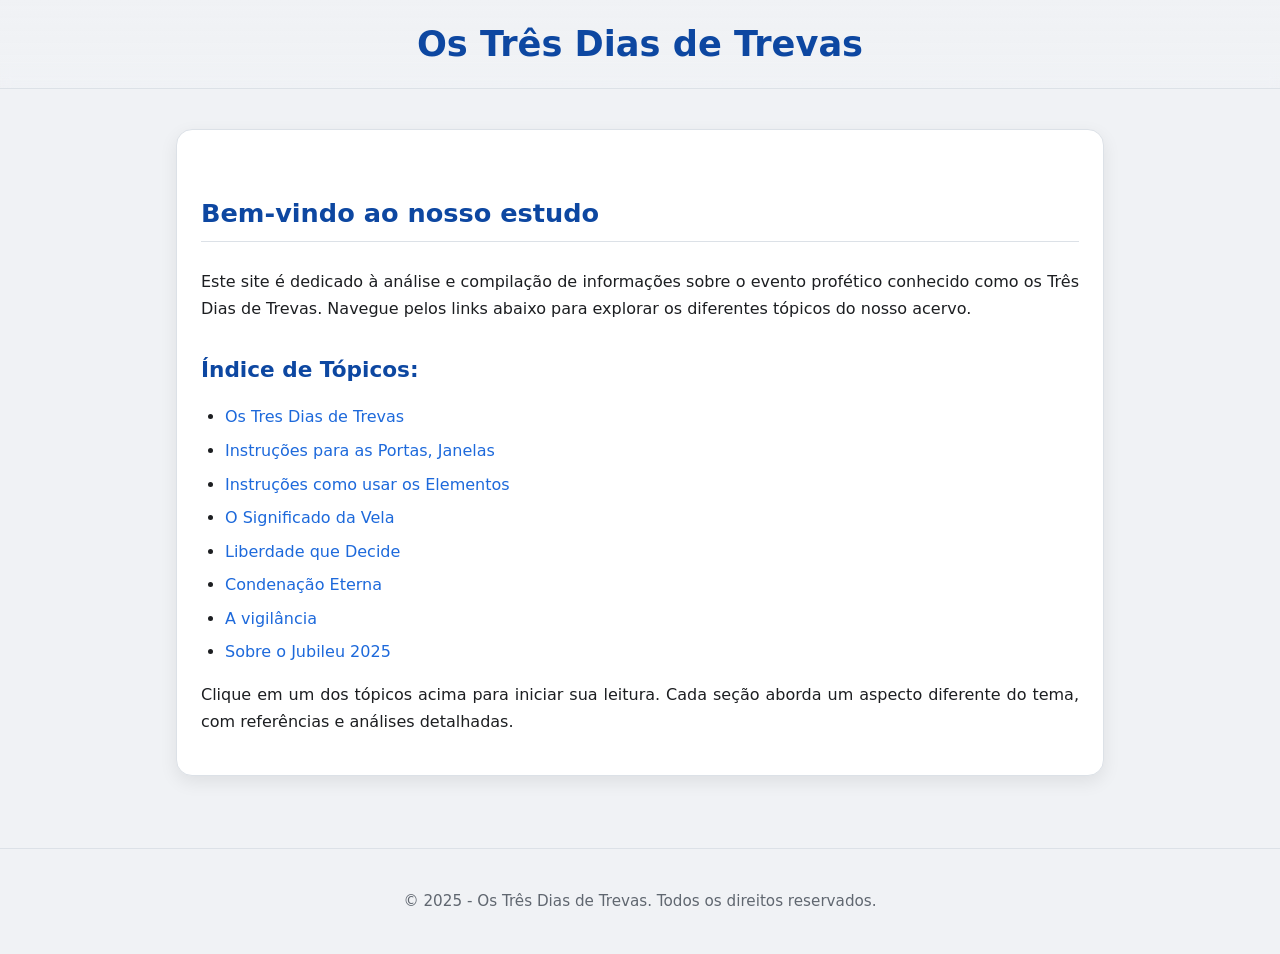
<file: index.html>
<!DOCTYPE html>
<html lang="pt-br">

<head>
    <meta charset="UTF-8">
    <meta name="viewport" content="width=device-width, initial-scale=1.0">
    <link rel="stylesheet" href="estilo.css">
    
    <meta name="description" content="Página principal do estudo sobre as profecias dos Três Dias de Trevas.">

    <title>Os Três Dias de Trevas - Início</title>
</head>

<body>

    <header>
        <h1>Os Três Dias de Trevas</h1>
    </header>
    <main class="wrap">

        <section>
            
            <h2>Bem-vindo ao nosso estudo</h2>
            <p>
                Este site é dedicado à análise e compilação de informações sobre o evento profético conhecido como os Três Dias de Trevas. Navegue pelos links abaixo para explorar os diferentes tópicos do nosso acervo.
            </p>

            <h3>Índice de Tópicos:</h3>
            <ul>
                <li><a href="ostresdiasdetrevas.html">Os Tres Dias de Trevas</a></li>
                <li><a href="instrucoes.html">Instruções para as Portas, Janelas</a></li>
                <li><a href="elementos.html">Instruções como usar os Elementos</a></li>
                <li><a href="velasvidacrista.html">O Significado da Vela</a></li>
                <li><a href="catequesecondenacao.html">Liberdade que Decide</a></li>
                <li><a href="condenacaoeterna.html">Condenação Eterna</a></li>
                <li><a href="vigilancia.html">A vigilância</a></li>
                <li><a href="jubileu2025.html">Sobre o Jubileu 2025</a></li>
             </ul>
            <p>
                Clique em um dos tópicos acima para iniciar sua leitura. Cada seção aborda um aspecto diferente do tema, com referências e análises detalhadas.
            </p>

        </section>
    </main>


    <footer>
        <p>&copy; 2025 - Os Três Dias de Trevas. Todos os direitos reservados.</p>
    </footer>

</body>

</html>
</file>
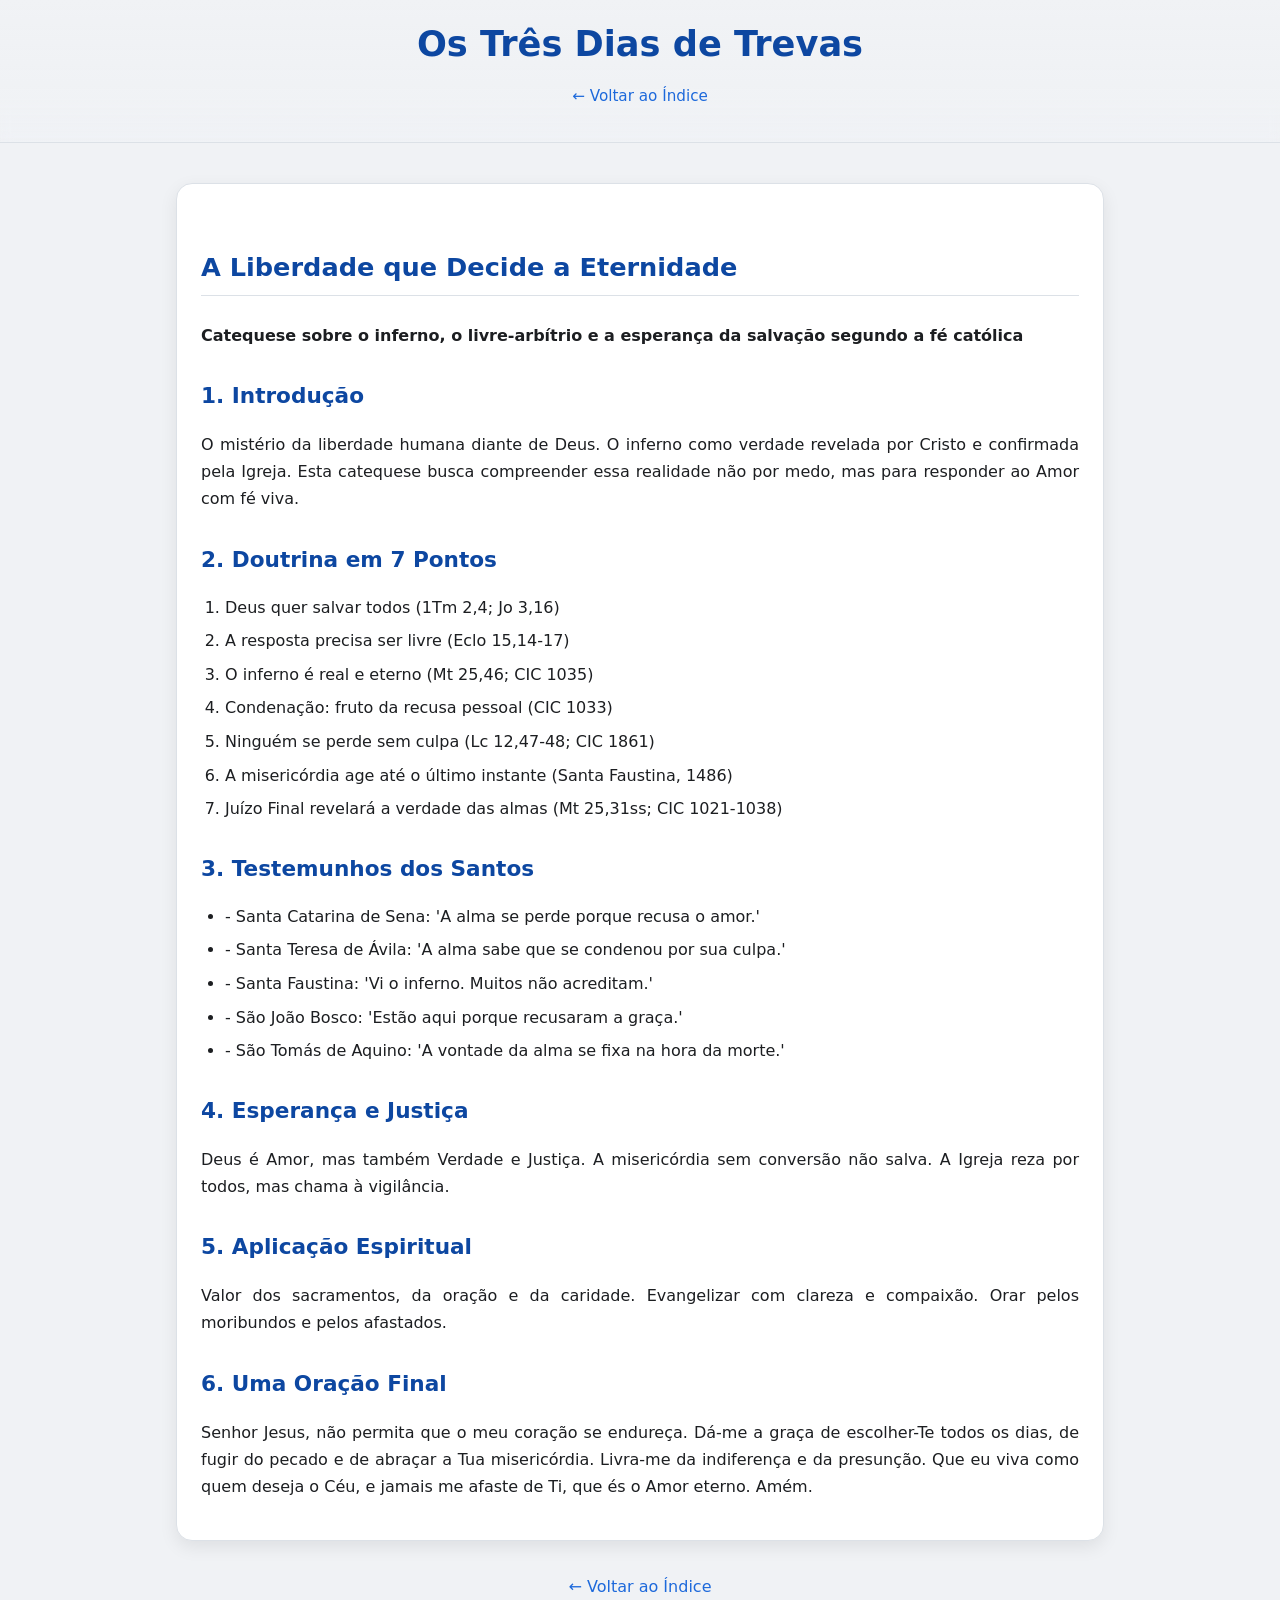
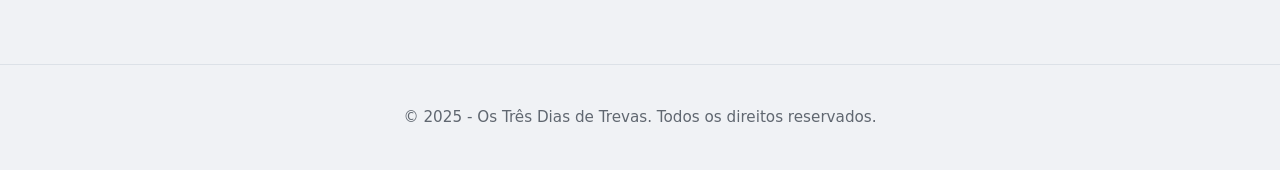
<file: catequesecondenacao.html>
<!DOCTYPE html>
<html lang="pt-br">

<head>
    <meta charset="UTF-8">
    <meta name="viewport" content="width=device-width, initial-scale=1.0">
    <link rel="stylesheet" href="estilo.css">
    
    <title>A Liberdade que Decide a Eternidade - Os Três Dias de Trevas</title>
</head>

<body>

    <header>
        <h1>Os Três Dias de Trevas</h1>
        <div class="wrap" style="text-align: center; padding-top: 0.5rem;">
            <p><a href="index.html">← Voltar ao Índice</a></p>
        </div>
    </header>

    <main class="wrap">
        <section class="doc">
            
            <h2>A Liberdade que Decide a Eternidade</h2>
            
            <p><strong>Catequese sobre o inferno, o livre-arbítrio e a esperança da salvação segundo a fé católica</strong></p>

            <h3>1. Introdução</h3>
            <p>O mistério da liberdade humana diante de Deus. O inferno como verdade revelada por Cristo e confirmada pela Igreja. Esta catequese busca compreender essa realidade não por medo, mas para responder ao Amor com fé viva.</p>

            <h3>2. Doutrina em 7 Pontos</h3>
            <ol>
                <li>Deus quer salvar todos (1Tm 2,4; Jo 3,16)</li>
                <li>A resposta precisa ser livre (Eclo 15,14-17)</li>
                <li>O inferno é real e eterno (Mt 25,46; CIC 1035)</li>
                <li>Condenação: fruto da recusa pessoal (CIC 1033)</li>
                <li>Ninguém se perde sem culpa (Lc 12,47-48; CIC 1861)</li>
                <li>A misericórdia age até o último instante (Santa Faustina, 1486)</li>
                <li>Juízo Final revelará a verdade das almas (Mt 25,31ss; CIC 1021-1038)</li>
            </ol>

            <h3>3. Testemunhos dos Santos</h3>
            <ul>
                <li>- Santa Catarina de Sena: 'A alma se perde porque recusa o amor.'</li>
                <li>- Santa Teresa de Ávila: 'A alma sabe que se condenou por sua culpa.'</li>
                <li>- Santa Faustina: 'Vi o inferno. Muitos não acreditam.'</li>
                <li>- São João Bosco: 'Estão aqui porque recusaram a graça.'</li>
                <li>- São Tomás de Aquino: 'A vontade da alma se fixa na hora da morte.'</li>
            </ul>

            <h3>4. Esperança e Justiça</h3>
            <p>Deus é Amor, mas também Verdade e Justiça. A misericórdia sem conversão não salva. A Igreja reza por todos, mas chama à vigilância.</p>

            <h3>5. Aplicação Espiritual</h3>
            <p>Valor dos sacramentos, da oração e da caridade. Evangelizar com clareza e compaixão. Orar pelos moribundos e pelos afastados.</p>

            <h3>6. Uma Oração Final</h3>
            <p>Senhor Jesus, não permita que o meu coração se endureça. Dá-me a graça de escolher-Te todos os dias, de fugir do pecado e de abraçar a Tua misericórdia. Livra-me da indiferença e da presunção. Que eu viva como quem deseja o Céu, e jamais me afaste de Ti, que és o Amor eterno. Amém.</p>

        </section>

        <p style="text-align: center; margin-top: 2rem;">
            <a href="index.html">← Voltar ao Índice</a>
        </p>
    </main>

    <footer>
        <p>&copy; 2025 - Os Três Dias de Trevas. Todos os direitos reservados.</p>
    </footer>

</body>
</html>
</file>
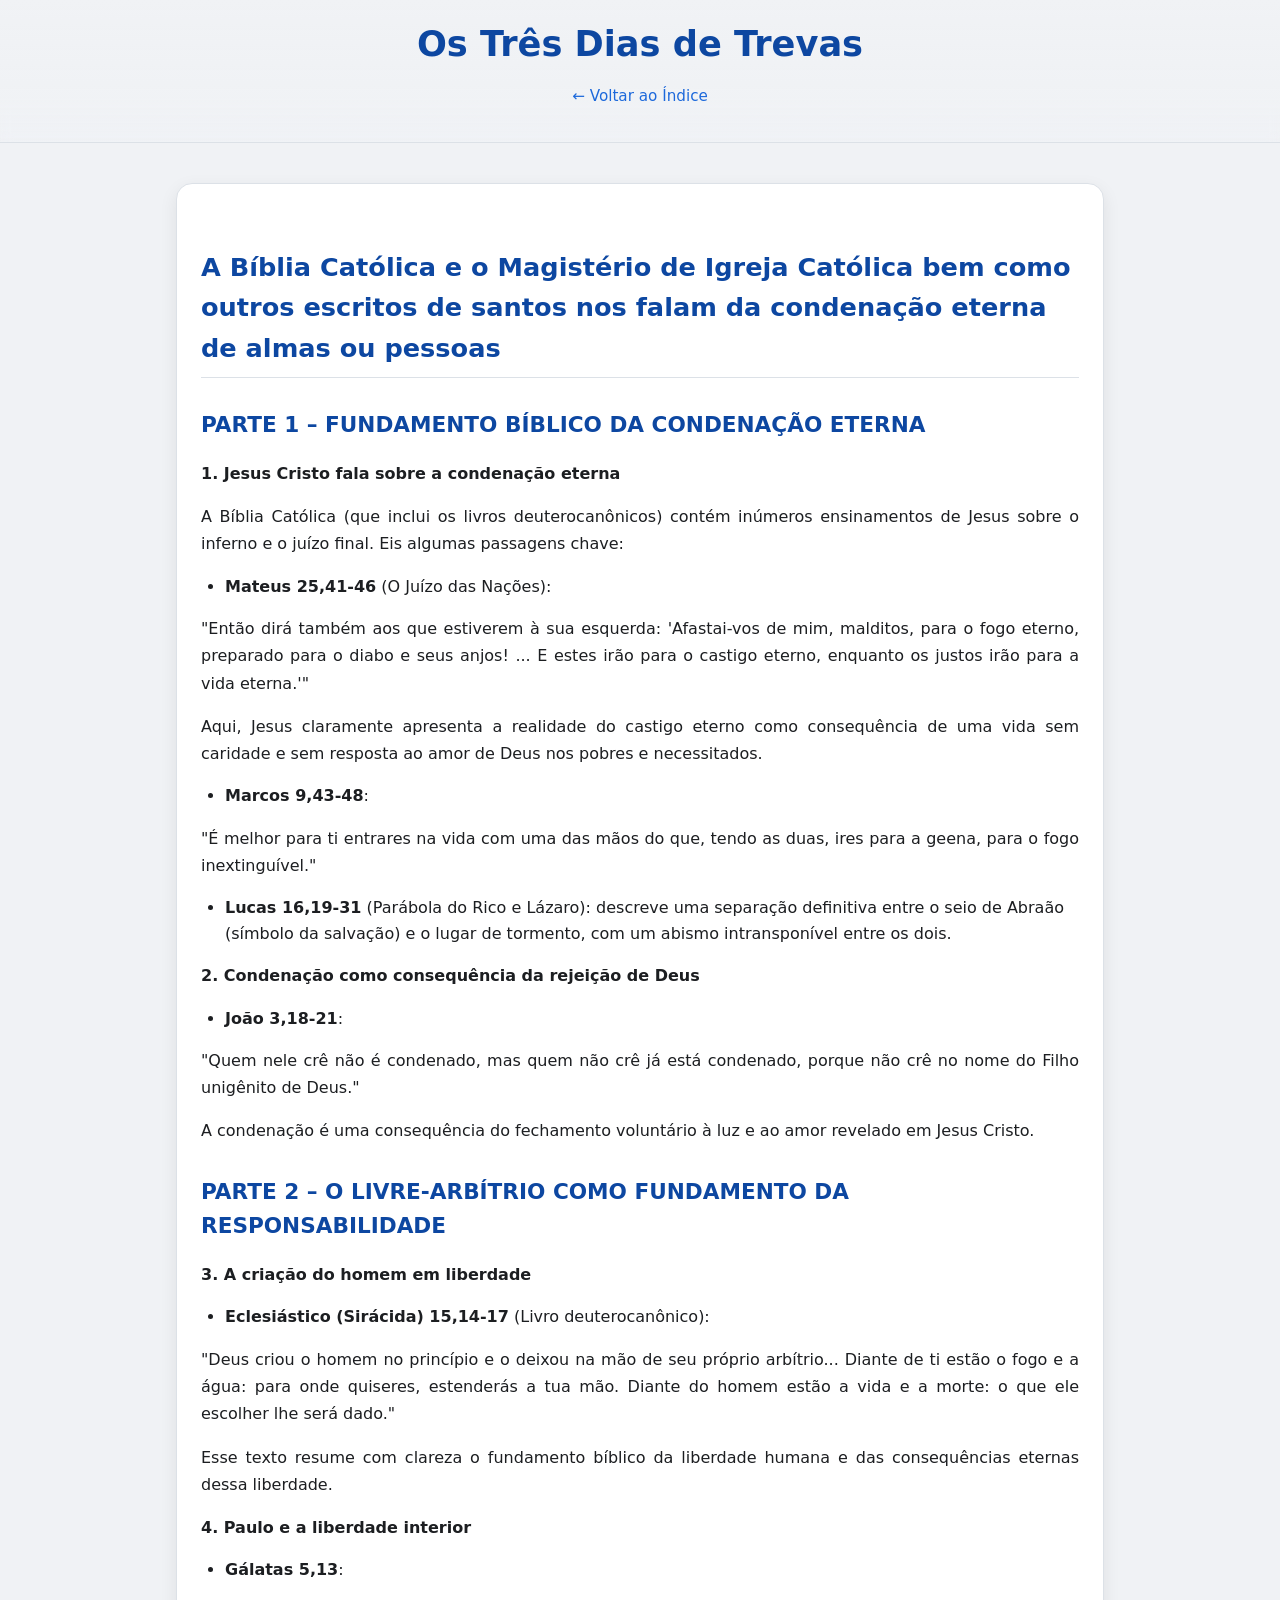
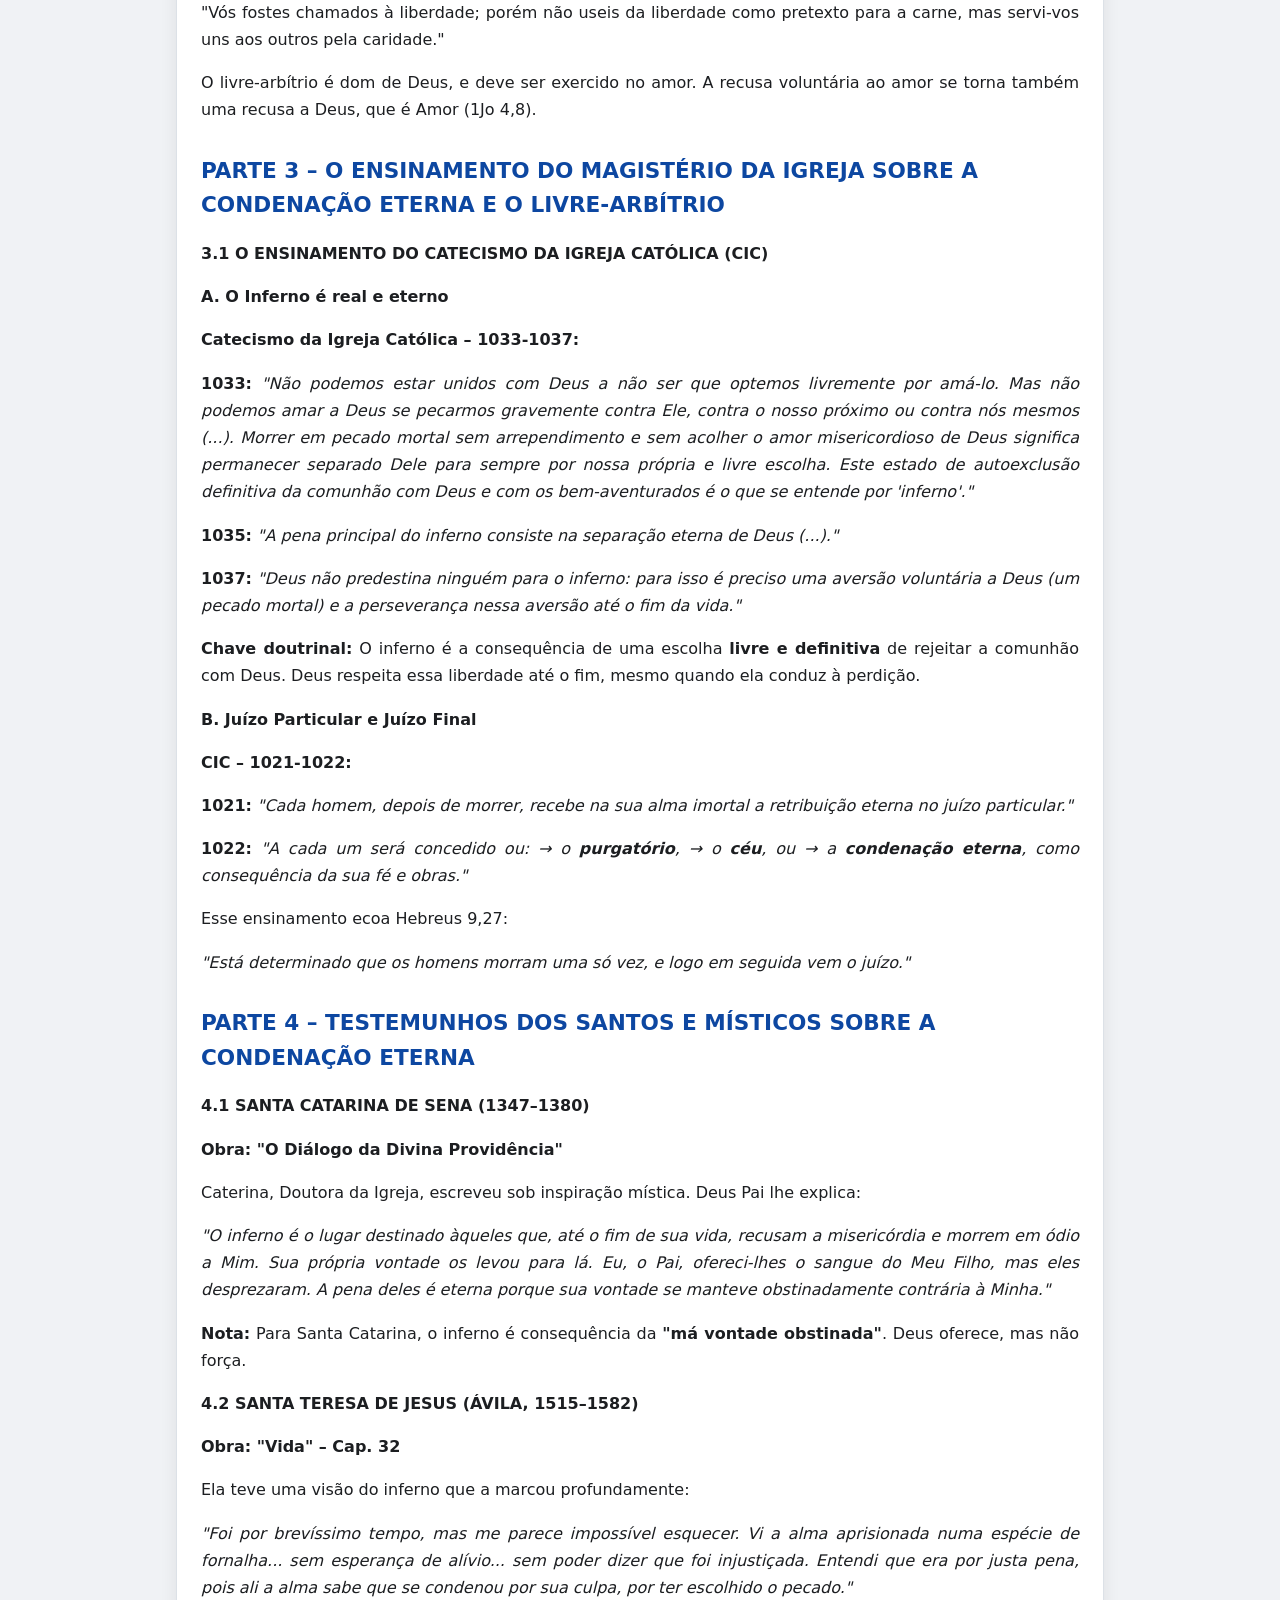
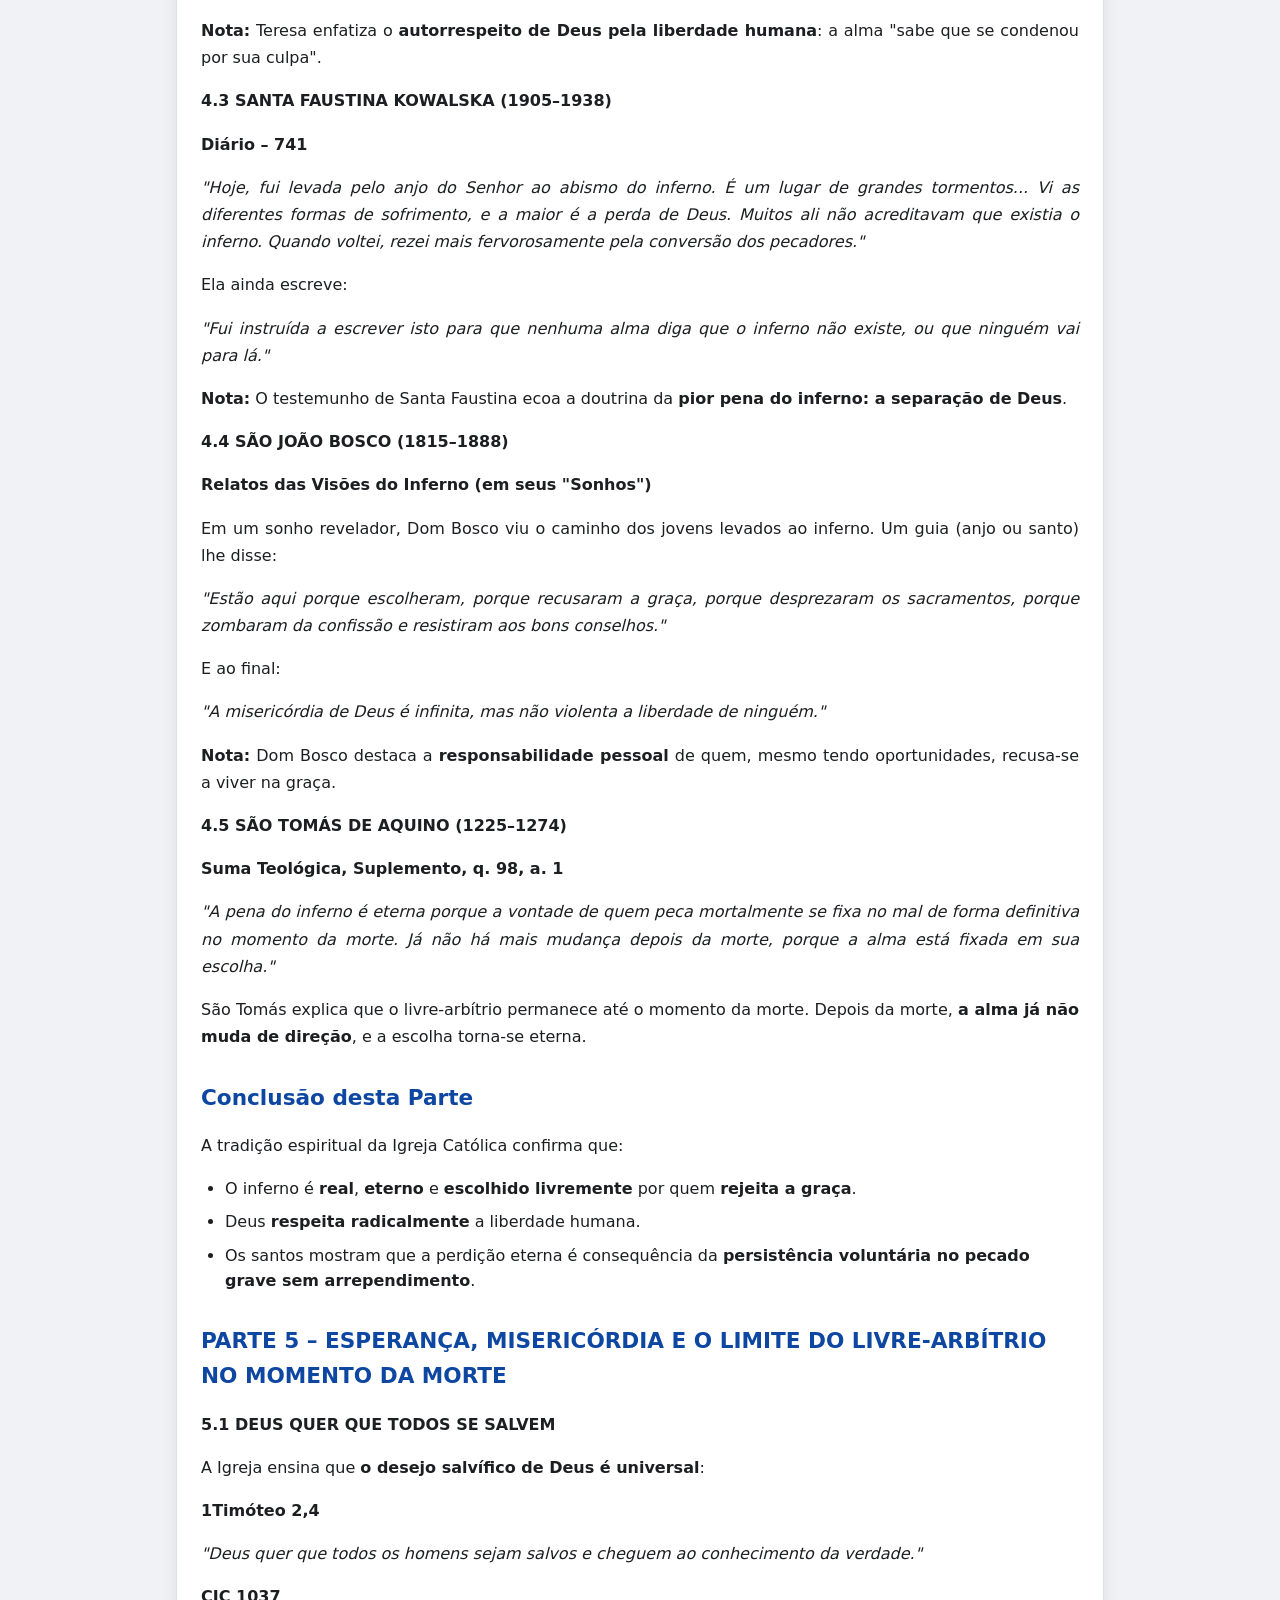
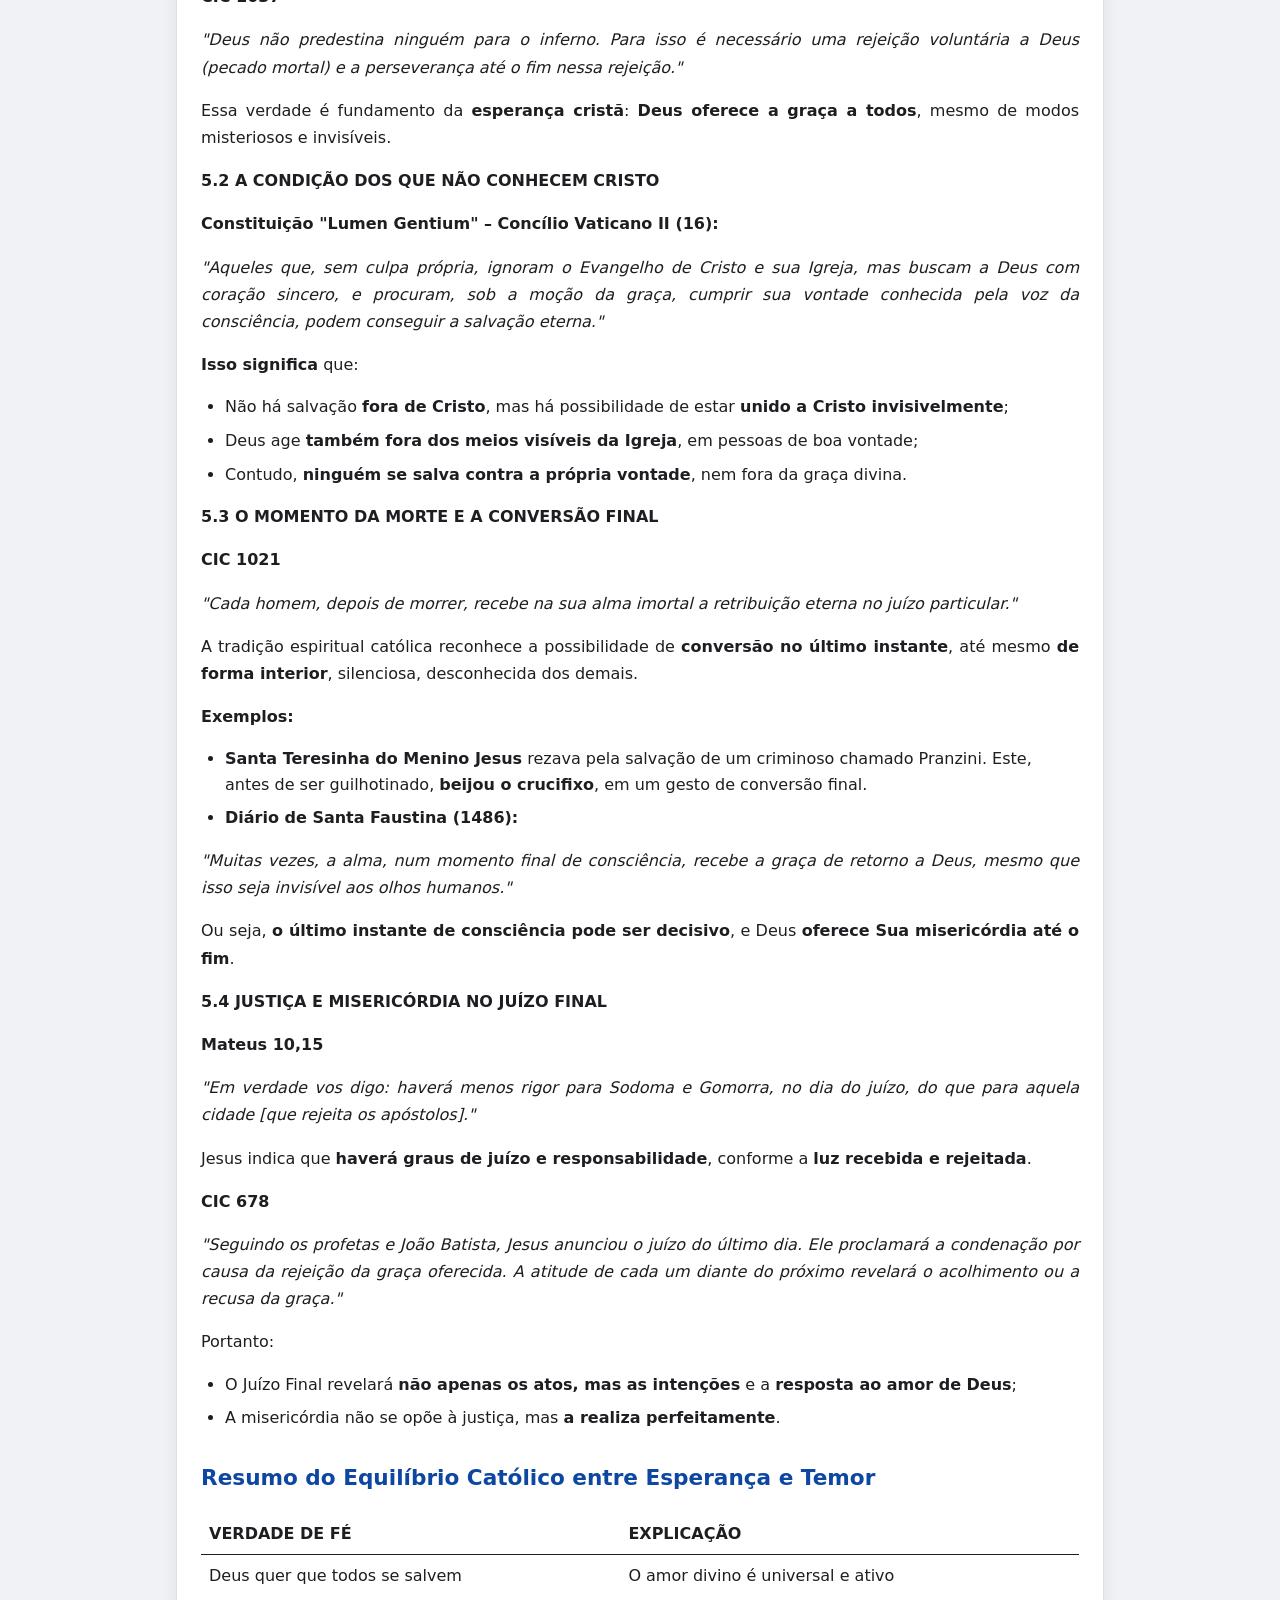
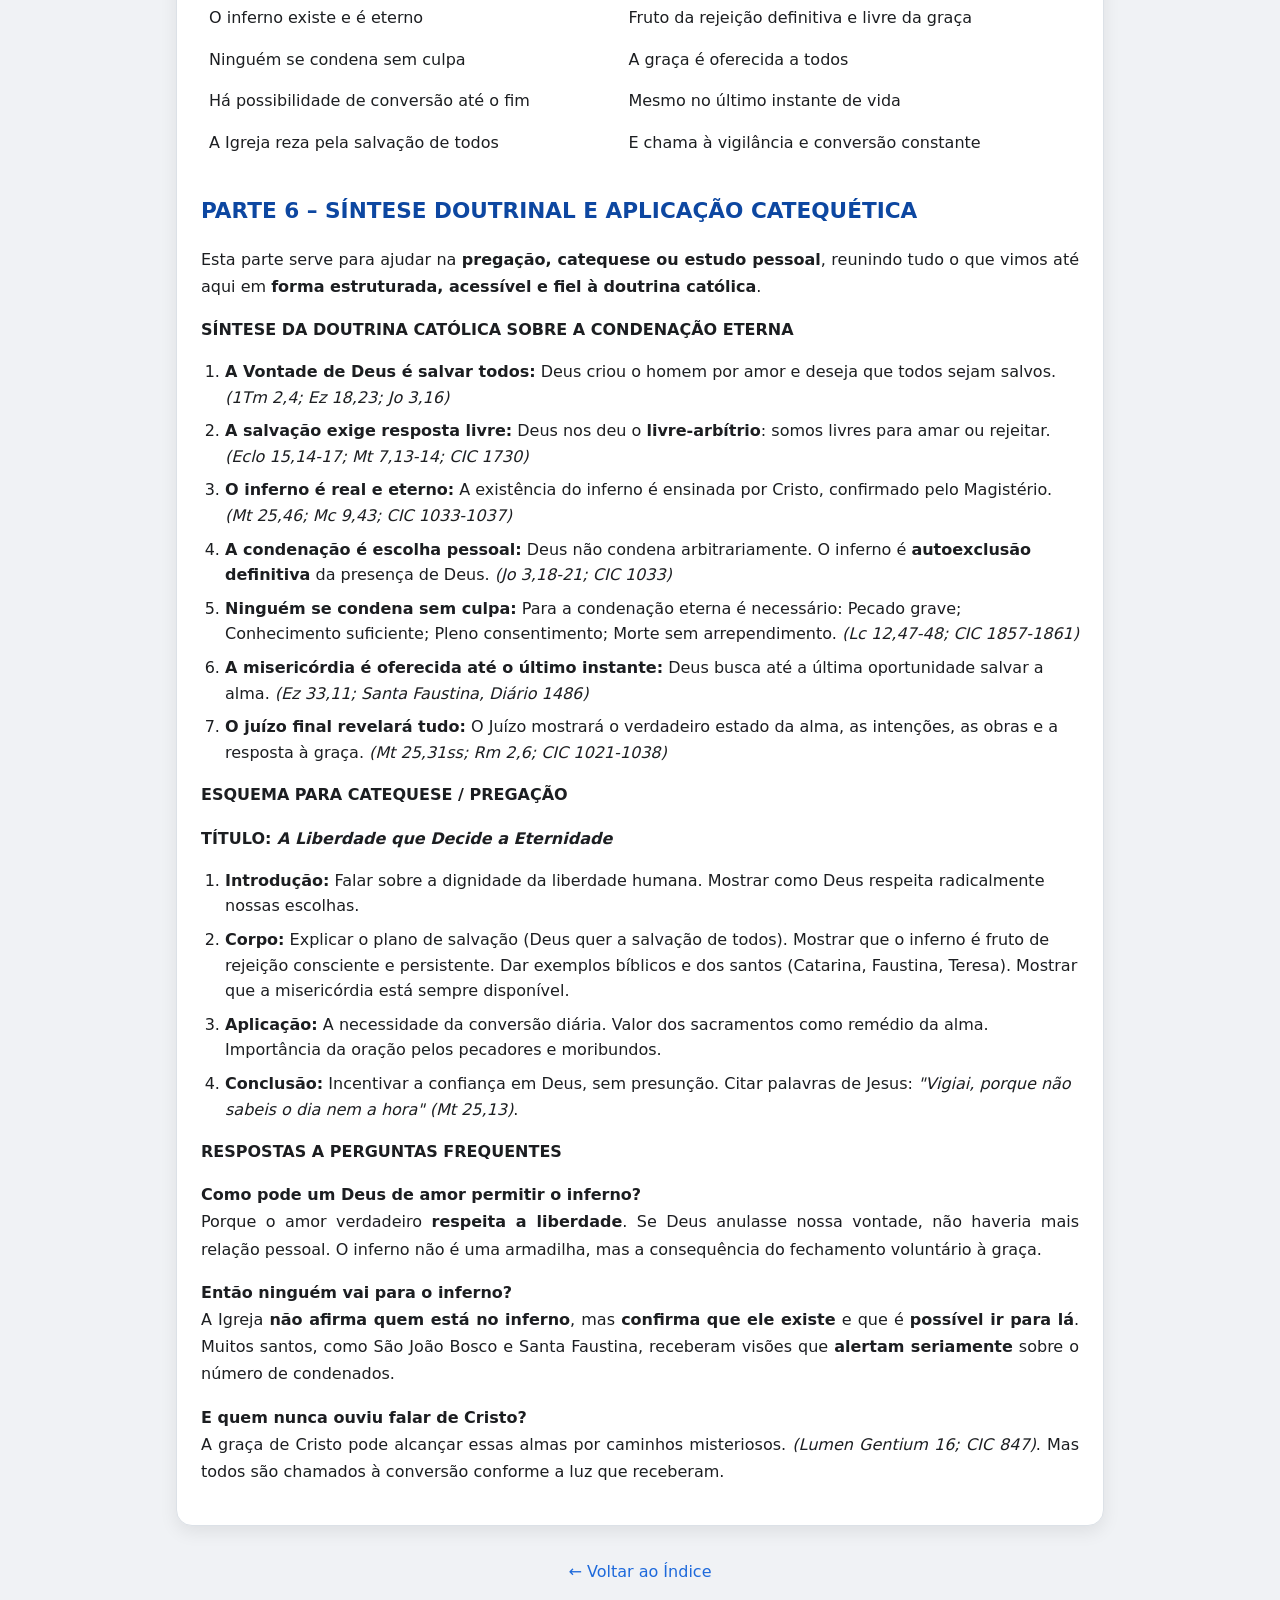
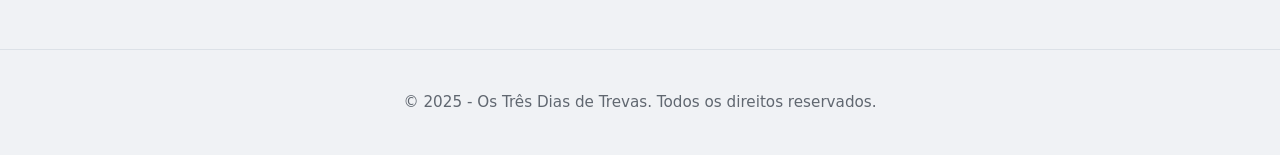
<file: condenacaoeterna.html>
<!DOCTYPE html>
<html lang="pt-br">

<head>
    <meta charset="UTF-8">
    <meta name="viewport" content="width=device-width, initial-scale=1.0">
    <link rel="stylesheet" href="estilo.css">
    
    <title>A Condenação Eterna na Doutrina Católica - Os Três Dias de Trevas</title>
</head>

<body>

    <header>
        <h1>Os Três Dias de Trevas</h1>
        <div class="wrap" style="text-align: center; padding-top: 0.5rem;">
            <p><a href="index.html">← Voltar ao Índice</a></p>
        </div>
    </header>

    <main class="wrap">
        <section class="doc">
            
            <h2>A Bíblia Católica e o Magistério de Igreja Católica bem como outros escritos de santos nos falam da condenação eterna de almas ou pessoas</h2>
            
            <h3>PARTE 1 – FUNDAMENTO BÍBLICO DA CONDENAÇÃO ETERNA</h3>
            <p><strong>1. Jesus Cristo fala sobre a condenação eterna</strong></p>

            <p>A Bíblia Católica (que inclui os livros deuterocanônicos) contém inúmeros ensinamentos de Jesus sobre o inferno e o juízo final. Eis algumas passagens chave:</p>
            
            <ul>
                <li><strong>Mateus 25,41-46</strong> (O Juízo das Nações):</li>
            </ul>
            <blockquote>
                <p>"Então dirá também aos que estiverem à sua esquerda: 'Afastai-vos de mim, malditos, para o fogo eterno, preparado para o diabo e seus anjos! ... E estes irão para o castigo eterno, enquanto os justos irão para a vida eterna.'"</p>
            </blockquote>
            <p>Aqui, Jesus claramente apresenta a realidade do castigo eterno como consequência de uma vida sem caridade e sem resposta ao amor de Deus nos pobres e necessitados.</p>
            
            <ul>
                <li><strong>Marcos 9,43-48</strong>:</li>
            </ul>
            <blockquote>
                <p>"É melhor para ti entrares na vida com uma das mãos do que, tendo as duas, ires para a geena, para o fogo inextinguível."</p>
            </blockquote>

            <ul>
                <li><strong>Lucas 16,19-31</strong> (Parábola do Rico e Lázaro): descreve uma separação definitiva entre o seio de Abraão (símbolo da salvação) e o lugar de tormento, com um abismo intransponível entre os dois.</li>
            </ul>

            <p><strong>2. Condenação como consequência da rejeição de Deus</strong></p>
            <ul>
                <li><strong>João 3,18-21</strong>:</li>
            </ul>
            <blockquote>
                <p>"Quem nele crê não é condenado, mas quem não crê já está condenado, porque não crê no nome do Filho unigênito de Deus."</p>
            </blockquote>
            <p>A condenação é uma consequência do fechamento voluntário à luz e ao amor revelado em Jesus Cristo.</p>

            <h3>PARTE 2 – O LIVRE-ARBÍTRIO COMO FUNDAMENTO DA RESPONSABILIDADE</h3>
            <p><strong>3. A criação do homem em liberdade</strong></p>

            <ul>
                <li><strong>Eclesiástico (Sirácida) 15,14-17</strong> (Livro deuterocanônico):</li>
            </ul>
            <blockquote>
                <p>"Deus criou o homem no princípio e o deixou na mão de seu próprio arbítrio... Diante de ti estão o fogo e a água: para onde quiseres, estenderás a tua mão. Diante do homem estão a vida e a morte: o que ele escolher lhe será dado."</p>
            </blockquote>
            <p>Esse texto resume com clareza o fundamento bíblico da liberdade humana e das consequências eternas dessa liberdade.</p>

            <p><strong>4. Paulo e a liberdade interior</strong></p>
            <ul>
                <li><strong>Gálatas 5,13</strong>:</li>
            </ul>
            <blockquote>
                <p>"Vós fostes chamados à liberdade; porém não useis da liberdade como pretexto para a carne, mas servi-vos uns aos outros pela caridade."</p>
            </blockquote>
            <p>O livre-arbítrio é dom de Deus, e deve ser exercido no amor. A recusa voluntária ao amor se torna também uma recusa a Deus, que é Amor (1Jo 4,8).</p>

            <h3>PARTE 3 – O ENSINAMENTO DO MAGISTÉRIO DA IGREJA SOBRE A CONDENAÇÃO ETERNA E O LIVRE-ARBÍTRIO</h3>
            
            <p><strong>3.1 O ENSINAMENTO DO CATECISMO DA IGREJA CATÓLICA (CIC)</strong></p>
            <p><strong>A. O Inferno é real e eterno</strong></p>
            <p><strong>Catecismo da Igreja Católica – 1033-1037:</strong></p>
            <blockquote>
                <p><strong>1033:</strong> <em>"Não podemos estar unidos com Deus a não ser que optemos livremente por amá-lo. Mas não podemos amar a Deus se pecarmos gravemente contra Ele, contra o nosso próximo ou contra nós mesmos (...). Morrer em pecado mortal sem arrependimento e sem acolher o amor misericordioso de Deus significa permanecer separado Dele para sempre por nossa própria e livre escolha. Este estado de autoexclusão definitiva da comunhão com Deus e com os bem-aventurados é o que se entende por 'inferno'."</em></p>
                <p><strong>1035:</strong> <em>"A pena principal do inferno consiste na separação eterna de Deus (...)."</em></p>
                <p><strong>1037:</strong> <em>"Deus não predestina ninguém para o inferno: para isso é preciso uma aversão voluntária a Deus (um pecado mortal) e a perseverança nessa aversão até o fim da vida."</em></p>
            </blockquote>
            <p><strong>Chave doutrinal:</strong> O inferno é a consequência de uma escolha <strong>livre e definitiva</strong> de rejeitar a comunhão com Deus. Deus respeita essa liberdade até o fim, mesmo quando ela conduz à perdição.</p>

            <p><strong>B. Juízo Particular e Juízo Final</strong></p>
            <p><strong>CIC – 1021-1022:</strong></p>
            <blockquote>
                <p><strong>1021:</strong> <em>"Cada homem, depois de morrer, recebe na sua alma imortal a retribuição eterna no juízo particular."</em></p>
                <p><strong>1022:</strong> <em>"A cada um será concedido ou: → o <strong>purgatório</strong>, → o <strong>céu</strong>, ou → a <strong>condenação eterna</strong>, como consequência da sua fé e obras."</em></p>
            </blockquote>
            <p>Esse ensinamento ecoa Hebreus 9,27:</p>
            <blockquote>
                <p><em>"Está determinado que os homens morram uma só vez, e logo em seguida vem o juízo."</em></p>
            </blockquote>

            <h3>PARTE 4 – TESTEMUNHOS DOS SANTOS E MÍSTICOS SOBRE A CONDENAÇÃO ETERNA</h3>
            
            <p><strong>4.1 SANTA CATARINA DE SENA (1347–1380)</strong></p>
            <p><strong>Obra: "O Diálogo da Divina Providência"</strong></p>
            <p>Caterina, Doutora da Igreja, escreveu sob inspiração mística. Deus Pai lhe explica:</p>
            <blockquote>
                <p><em>"O inferno é o lugar destinado àqueles que, até o fim de sua vida, recusam a misericórdia e morrem em ódio a Mim. Sua própria vontade os levou para lá. Eu, o Pai, ofereci-lhes o sangue do Meu Filho, mas eles desprezaram. A pena deles é eterna porque sua vontade se manteve obstinadamente contrária à Minha."</em></p>
            </blockquote>
            <p><strong>Nota:</strong> Para Santa Catarina, o inferno é consequência da <strong>"má vontade obstinada"</strong>. Deus oferece, mas não força.</p>
            
            <p><strong>4.2 SANTA TERESA DE JESUS (ÁVILA, 1515–1582)</strong></p>
            <p><strong>Obra: "Vida" – Cap. 32</strong></p>
            <p>Ela teve uma visão do inferno que a marcou profundamente:</p>
            <blockquote>
                <p><em>"Foi por brevíssimo tempo, mas me parece impossível esquecer. Vi a alma aprisionada numa espécie de fornalha... sem esperança de alívio... sem poder dizer que foi injustiçada. Entendi que era por justa pena, pois ali a alma sabe que se condenou por sua culpa, por ter escolhido o pecado."</em></p>
            </blockquote>
            <p><strong>Nota:</strong> Teresa enfatiza o <strong>autorrespeito de Deus pela liberdade humana</strong>: a alma "sabe que se condenou por sua culpa".</p>

            <p><strong>4.3 SANTA FAUSTINA KOWALSKA (1905–1938)</strong></p>
            <p><strong>Diário – 741</strong></p>
            <blockquote>
                <p><em>"Hoje, fui levada pelo anjo do Senhor ao abismo do inferno. É um lugar de grandes tormentos... Vi as diferentes formas de sofrimento, e a maior é a perda de Deus. Muitos ali não acreditavam que existia o inferno. Quando voltei, rezei mais fervorosamente pela conversão dos pecadores."</em></p>
            </blockquote>
            <p>Ela ainda escreve:</p>
            <blockquote>
                <p><em>"Fui instruída a escrever isto para que nenhuma alma diga que o inferno não existe, ou que ninguém vai para lá."</em></p>
            </blockquote>
            <p><strong>Nota:</strong> O testemunho de Santa Faustina ecoa a doutrina da <strong>pior pena do inferno: a separação de Deus</strong>.</p>

            <p><strong>4.4 SÃO JOÃO BOSCO (1815–1888)</strong></p>
            <p><strong>Relatos das Visões do Inferno (em seus "Sonhos")</strong></p>
            <p>Em um sonho revelador, Dom Bosco viu o caminho dos jovens levados ao inferno. Um guia (anjo ou santo) lhe disse:</p>
            <blockquote>
                <p><em>"Estão aqui porque escolheram, porque recusaram a graça, porque desprezaram os sacramentos, porque zombaram da confissão e resistiram aos bons conselhos."</em></p>
            </blockquote>
            <p>E ao final:</p>
            <blockquote>
                <p><em>"A misericórdia de Deus é infinita, mas não violenta a liberdade de ninguém."</em></p>
            </blockquote>
            <p><strong>Nota:</strong> Dom Bosco destaca a <strong>responsabilidade pessoal</strong> de quem, mesmo tendo oportunidades, recusa-se a viver na graça.</p>
            
            <p><strong>4.5 SÃO TOMÁS DE AQUINO (1225–1274)</strong></p>
            <p><strong>Suma Teológica, Suplemento, q. 98, a. 1</strong></p>
            <blockquote>
                <p><em>"A pena do inferno é eterna porque a vontade de quem peca mortalmente se fixa no mal de forma definitiva no momento da morte. Já não há mais mudança depois da morte, porque a alma está fixada em sua escolha."</em></p>
            </blockquote>
            <p>São Tomás explica que o livre-arbítrio permanece até o momento da morte. Depois da morte, <strong>a alma já não muda de direção</strong>, e a escolha torna-se eterna.</p>

            <h3>Conclusão desta Parte</h3>
            <p>A tradição espiritual da Igreja Católica confirma que:</p>
            <ul>
                <li>O inferno é <strong>real</strong>, <strong>eterno</strong> e <strong>escolhido livremente</strong> por quem <strong>rejeita a graça</strong>.</li>
                <li>Deus <strong>respeita radicalmente</strong> a liberdade humana.</li>
                <li>Os santos mostram que a perdição eterna é consequência da <strong>persistência voluntária no pecado grave sem arrependimento</strong>.</li>
            </ul>

            <h3>PARTE 5 – ESPERANÇA, MISERICÓRDIA E O LIMITE DO LIVRE-ARBÍTRIO NO MOMENTO DA MORTE</h3>
            
            <p><strong>5.1 DEUS QUER QUE TODOS SE SALVEM</strong></p>
            <p>A Igreja ensina que <strong>o desejo salvífico de Deus é universal</strong>:</p>
            <p><strong>1Timóteo 2,4</strong></p>
            <blockquote>
                <p><em>"Deus quer que todos os homens sejam salvos e cheguem ao conhecimento da verdade."</em></p>
            </blockquote>
            <p><strong>CIC 1037</strong></p>
            <blockquote>
                <p><em>"Deus não predestina ninguém para o inferno. Para isso é necessário uma rejeição voluntária a Deus (pecado mortal) e a perseverança até o fim nessa rejeição."</em></p>
            </blockquote>
            <p>Essa verdade é fundamento da <strong>esperança cristã</strong>: <strong>Deus oferece a graça a todos</strong>, mesmo de modos misteriosos e invisíveis.</p>
            
            <p><strong>5.2 A CONDIÇÃO DOS QUE NÃO CONHECEM CRISTO</strong></p>
            <p><strong>Constituição "Lumen Gentium" – Concílio Vaticano II (16):</strong></p>
            <blockquote>
                <p><em>"Aqueles que, sem culpa própria, ignoram o Evangelho de Cristo e sua Igreja, mas buscam a Deus com coração sincero, e procuram, sob a moção da graça, cumprir sua vontade conhecida pela voz da consciência, podem conseguir a salvação eterna."</em></p>
            </blockquote>
            <p><strong>Isso significa</strong> que:</p>
            <ul>
                <li>Não há salvação <strong>fora de Cristo</strong>, mas há possibilidade de estar <strong>unido a Cristo invisivelmente</strong>;</li>
                <li>Deus age <strong>também fora dos meios visíveis da Igreja</strong>, em pessoas de boa vontade;</li>
                <li>Contudo, <strong>ninguém se salva contra a própria vontade</strong>, nem fora da graça divina.</li>
            </ul>
            
            <p><strong>5.3 O MOMENTO DA MORTE E A CONVERSÃO FINAL</strong></p>
            <p><strong>CIC 1021</strong></p>
            <blockquote>
                <p><em>"Cada homem, depois de morrer, recebe na sua alma imortal a retribuição eterna no juízo particular."</em></p>
            </blockquote>
            <p>A tradição espiritual católica reconhece a possibilidade de <strong>conversão no último instante</strong>, até mesmo <strong>de forma interior</strong>, silenciosa, desconhecida dos demais.</p>
            
            <p><strong>Exemplos:</strong></p>
            <ul>
                <li><strong>Santa Teresinha do Menino Jesus</strong> rezava pela salvação de um criminoso chamado Pranzini. Este, antes de ser guilhotinado, <strong>beijou o crucifixo</strong>, em um gesto de conversão final.</li>
                <li><strong>Diário de Santa Faustina (1486):</strong></li>
            </ul>
            <blockquote>
                <p><em>"Muitas vezes, a alma, num momento final de consciência, recebe a graça de retorno a Deus, mesmo que isso seja invisível aos olhos humanos."</em></p>
            </blockquote>
            <p>Ou seja, <strong>o último instante de consciência pode ser decisivo</strong>, e Deus <strong>oferece Sua misericórdia até o fim</strong>.</p>
            
            <p><strong>5.4 JUSTIÇA E MISERICÓRDIA NO JUÍZO FINAL</strong></p>
            <p><strong>Mateus 10,15</strong></p>
            <blockquote>
                <p><em>"Em verdade vos digo: haverá menos rigor para Sodoma e Gomorra, no dia do juízo, do que para aquela cidade [que rejeita os apóstolos]."</em></p>
            </blockquote>
            <p>Jesus indica que <strong>haverá graus de juízo e responsabilidade</strong>, conforme a <strong>luz recebida e rejeitada</strong>.</p>
            <p><strong>CIC 678</strong></p>
            <blockquote>
                <p><em>"Seguindo os profetas e João Batista, Jesus anunciou o juízo do último dia. Ele proclamará a condenação por causa da rejeição da graça oferecida. A atitude de cada um diante do próximo revelará o acolhimento ou a recusa da graça."</em></p>
            </blockquote>
            <p>Portanto:</p>
            <ul>
                <li>O Juízo Final revelará <strong>não apenas os atos, mas as intenções</strong> e a <strong>resposta ao amor de Deus</strong>;</li>
                <li>A misericórdia não se opõe à justiça, mas <strong>a realiza perfeitamente</strong>.</li>
            </ul>
            
            <h3>Resumo do Equilíbrio Católico entre Esperança e Temor</h3>
            <table style="width:100%; border-collapse: collapse;">
                <thead style="text-align: left;">
                    <tr>
                        <th style="border-bottom: 1px solid; padding: 8px;">VERDADE DE FÉ</th>
                        <th style="border-bottom: 1px solid; padding: 8px;">EXPLICAÇÃO</th>
                    </tr>
                </thead>
                <tbody>
                    <tr>
                        <td style="padding: 8px;">Deus quer que todos se salvem</td>
                        <td style="padding: 8px;">O amor divino é universal e ativo</td>
                    </tr>
                    <tr>
                        <td style="padding: 8px;">O inferno existe e é eterno</td>
                        <td style="padding: 8px;">Fruto da rejeição definitiva e livre da graça</td>
                    </tr>
                    <tr>
                        <td style="padding: 8px;">Ninguém se condena sem culpa</td>
                        <td style="padding: 8px;">A graça é oferecida a todos</td>
                    </tr>
                    <tr>
                        <td style="padding: 8px;">Há possibilidade de conversão até o fim</td>
                        <td style="padding: 8px;">Mesmo no último instante de vida</td>
                    </tr>
                    <tr>
                        <td style="padding: 8px;">A Igreja reza pela salvação de todos</td>
                        <td style="padding: 8px;">E chama à vigilância e conversão constante</td>
                    </tr>
                </tbody>
            </table>

            <h3>PARTE 6 – SÍNTESE DOUTRINAL E APLICAÇÃO CATEQUÉTICA</h3>
            <p>Esta parte serve para ajudar na <strong>pregação, catequese ou estudo pessoal</strong>, reunindo tudo o que vimos até aqui em <strong>forma estruturada, acessível e fiel à doutrina católica</strong>.</p>
            
            <p><strong>SÍNTESE DA DOUTRINA CATÓLICA SOBRE A CONDENAÇÃO ETERNA</strong></p>
            <ol>
                <li><strong>A Vontade de Deus é salvar todos:</strong> Deus criou o homem por amor e deseja que todos sejam salvos. <em>(1Tm 2,4; Ez 18,23; Jo 3,16)</em></li>
                <li><strong>A salvação exige resposta livre:</strong> Deus nos deu o <strong>livre-arbítrio</strong>: somos livres para amar ou rejeitar. <em>(Eclo 15,14-17; Mt 7,13-14; CIC 1730)</em></li>
                <li><strong>O inferno é real e eterno:</strong> A existência do inferno é ensinada por Cristo, confirmado pelo Magistério. <em>(Mt 25,46; Mc 9,43; CIC 1033-1037)</em></li>
                <li><strong>A condenação é escolha pessoal:</strong> Deus não condena arbitrariamente. O inferno é <strong>autoexclusão definitiva</strong> da presença de Deus. <em>(Jo 3,18-21; CIC 1033)</em></li>
                <li><strong>Ninguém se condena sem culpa:</strong> Para a condenação eterna é necessário: Pecado grave; Conhecimento suficiente; Pleno consentimento; Morte sem arrependimento. <em>(Lc 12,47-48; CIC 1857-1861)</em></li>
                <li><strong>A misericórdia é oferecida até o último instante:</strong> Deus busca até a última oportunidade salvar a alma. <em>(Ez 33,11; Santa Faustina, Diário 1486)</em></li>
                <li><strong>O juízo final revelará tudo:</strong> O Juízo mostrará o verdadeiro estado da alma, as intenções, as obras e a resposta à graça. <em>(Mt 25,31ss; Rm 2,6; CIC 1021-1038)</em></li>
            </ol>
            
            <p><strong>ESQUEMA PARA CATEQUESE / PREGAÇÃO</strong></p>
            <p><strong>TÍTULO: <em>A Liberdade que Decide a Eternidade</em></strong></p>
            <ol>
                <li><strong>Introdução:</strong> Falar sobre a dignidade da liberdade humana. Mostrar como Deus respeita radicalmente nossas escolhas.</li>
                <li><strong>Corpo:</strong> Explicar o plano de salvação (Deus quer a salvação de todos). Mostrar que o inferno é fruto de rejeição consciente e persistente. Dar exemplos bíblicos e dos santos (Catarina, Faustina, Teresa). Mostrar que a misericórdia está sempre disponível.</li>
                <li><strong>Aplicação:</strong> A necessidade da conversão diária. Valor dos sacramentos como remédio da alma. Importância da oração pelos pecadores e moribundos.</li>
                <li><strong>Conclusão:</strong> Incentivar a confiança em Deus, sem presunção. Citar palavras de Jesus: <em>"Vigiai, porque não sabeis o dia nem a hora" (Mt 25,13)</em>.</li>
            </ol>
            
            <p><strong>RESPOSTAS A PERGUNTAS FREQUENTES</strong></p>
            <p><strong>Como pode um Deus de amor permitir o inferno?</strong><br>
            Porque o amor verdadeiro <strong>respeita a liberdade</strong>. Se Deus anulasse nossa vontade, não haveria mais relação pessoal. O inferno não é uma armadilha, mas a consequência do fechamento voluntário à graça.</p>
            
            <p><strong>Então ninguém vai para o inferno?</strong><br>
            A Igreja <strong>não afirma quem está no inferno</strong>, mas <strong>confirma que ele existe</strong> e que é <strong>possível ir para lá</strong>. Muitos santos, como São João Bosco e Santa Faustina, receberam visões que <strong>alertam seriamente</strong> sobre o número de condenados.</p>
            
            <p><strong>E quem nunca ouviu falar de Cristo?</strong><br>
            A graça de Cristo pode alcançar essas almas por caminhos misteriosos. <em>(Lumen Gentium 16; CIC 847)</em>. Mas todos são chamados à conversão conforme a luz que receberam.</p>

        </section>

        <p style="text-align: center; margin-top: 2rem;">
            <a href="index.html">← Voltar ao Índice</a>
        </p>
    </main>

    <footer>
        <p>&copy; 2025 - Os Três Dias de Trevas. Todos os direitos reservados.</p>
    </footer>

</body>
</html>
</file>
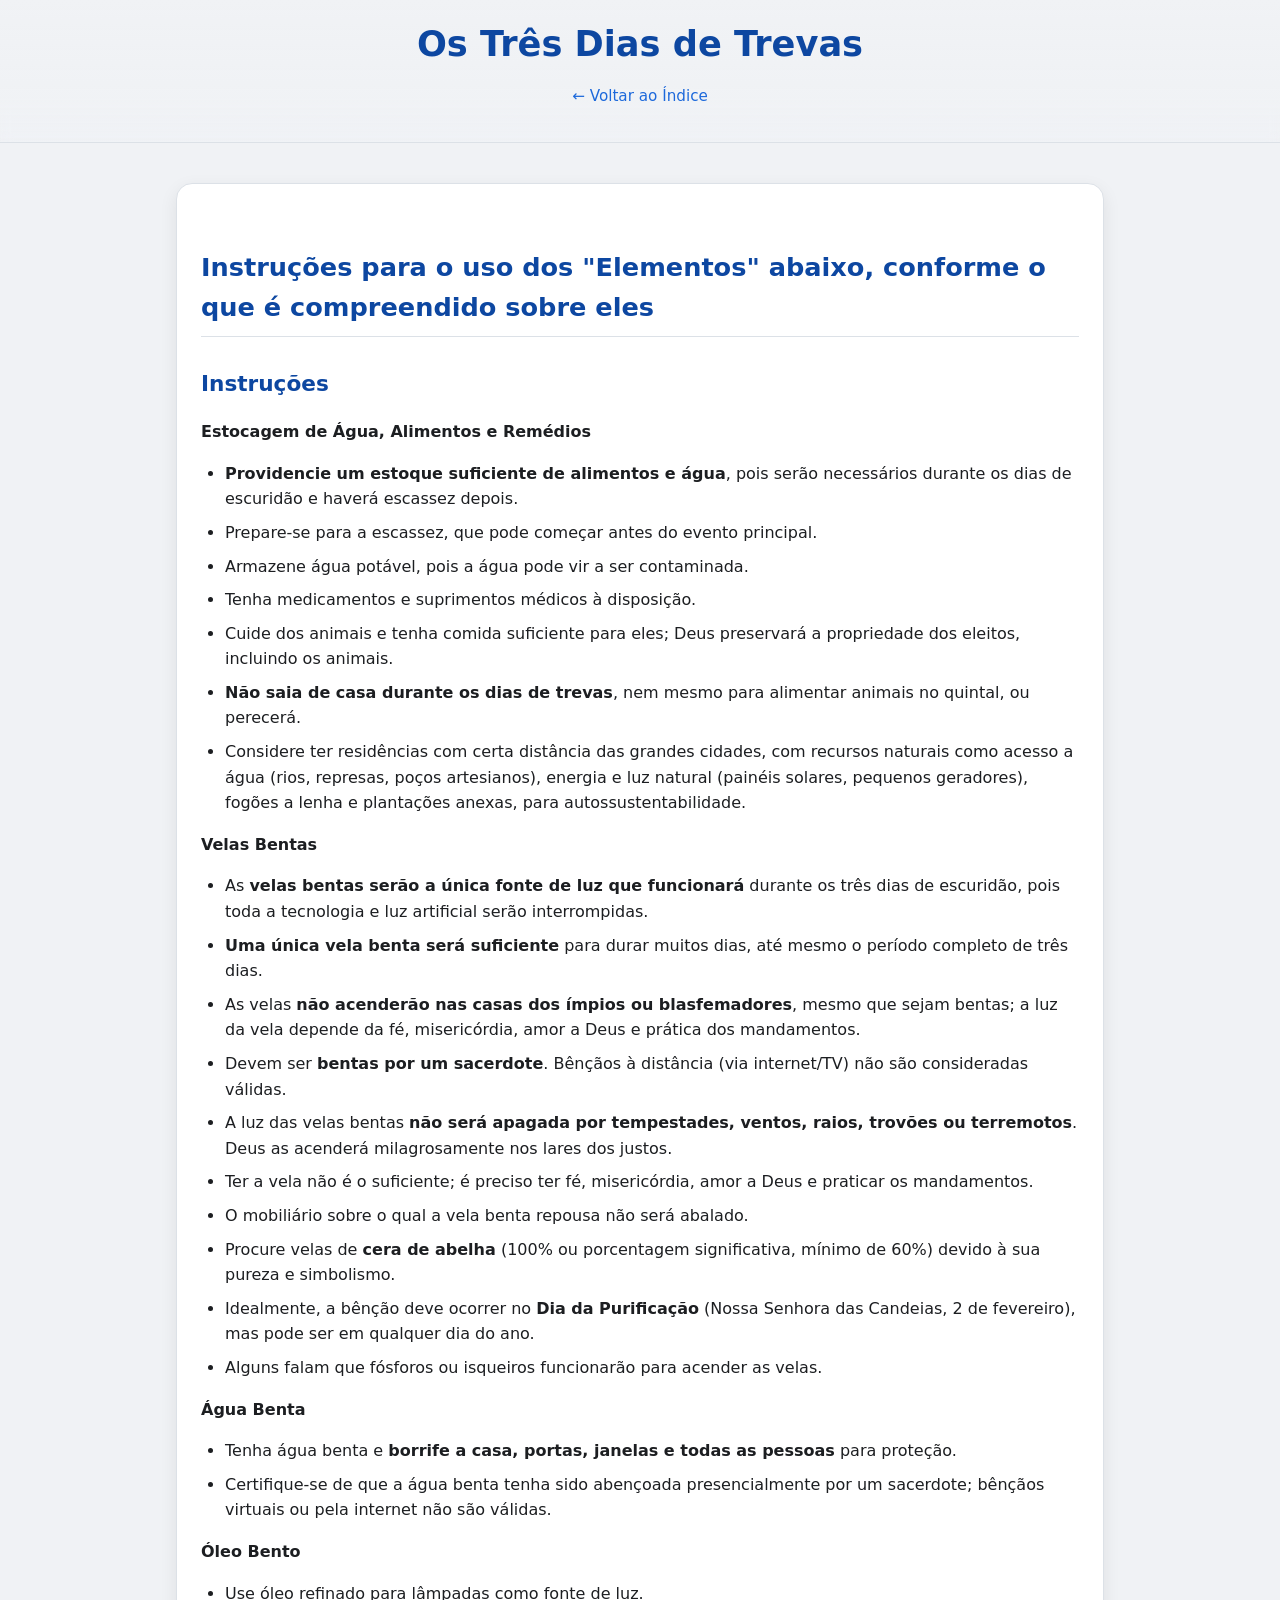
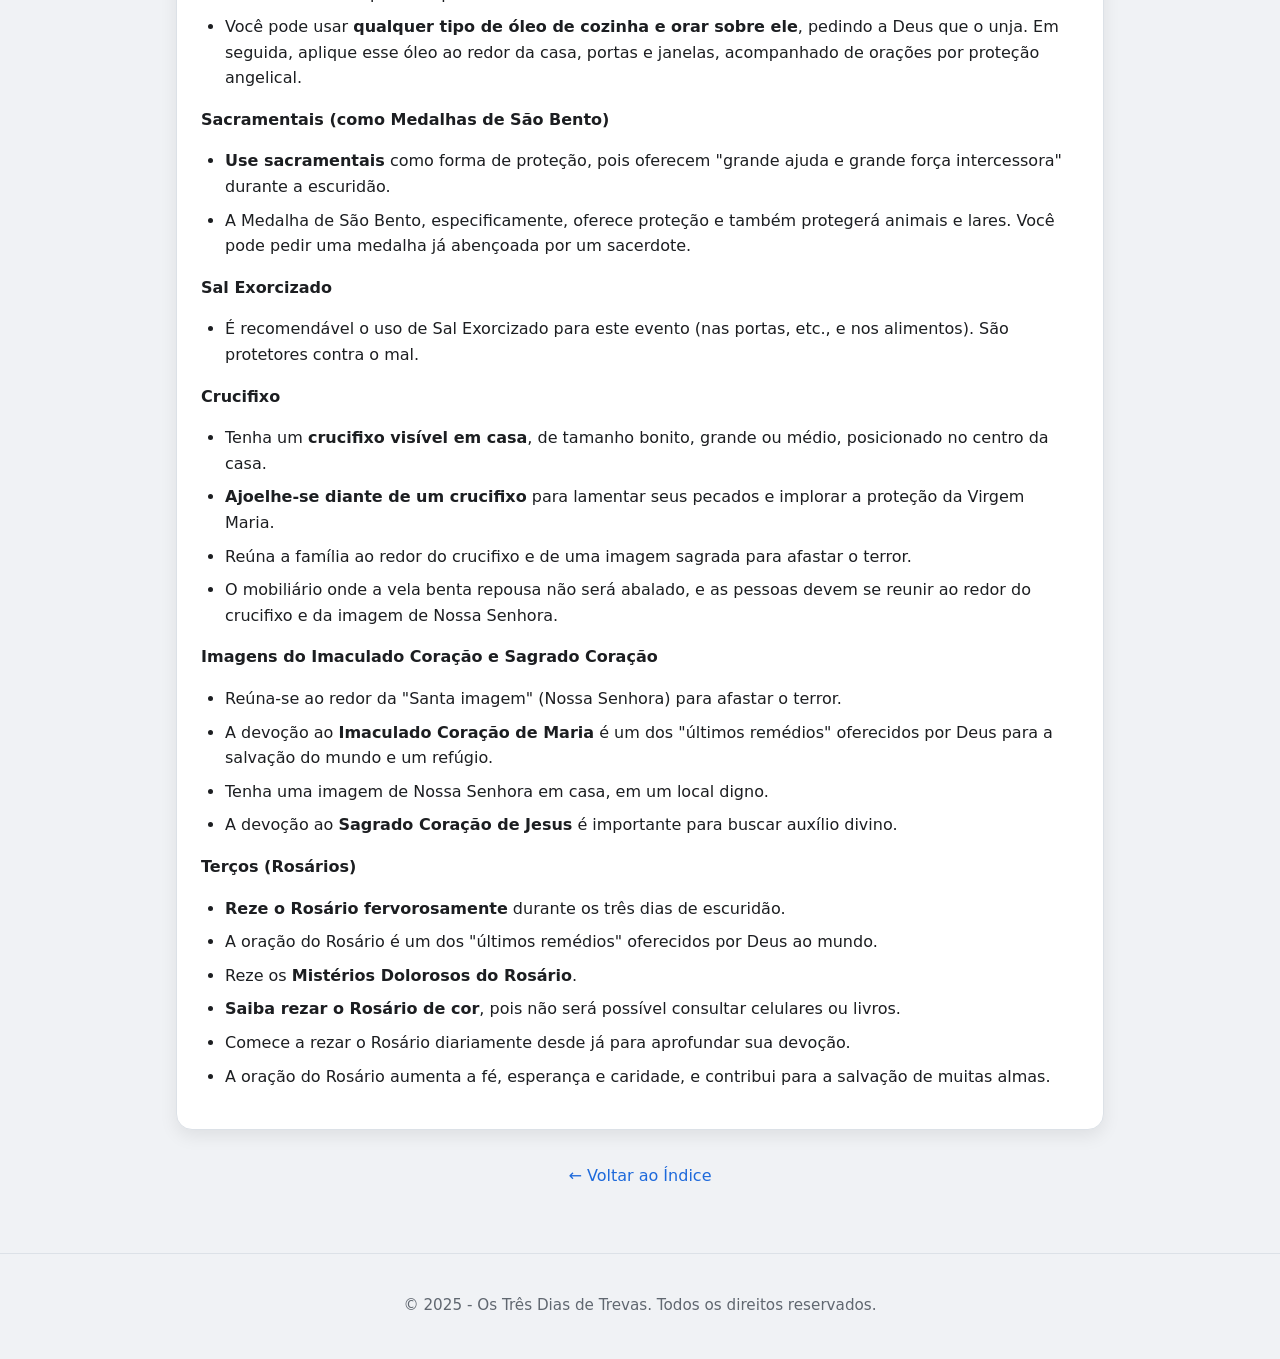
<file: elementos.html>
<!DOCTYPE html>
<html lang="pt-br">

<head>
    <meta charset="UTF-8">
    <meta name="viewport" content="width=device-width, initial-scale=1.0">
    <link rel="stylesheet" href="estilo.css">
    
    <title>Instruções sobre os Elementos - Os Três Dias de Trevas</title>
</head>

<body>

    <header>
        <h1>Os Três Dias de Trevas</h1>
        <div class="wrap" style="text-align: center; padding-top: 0.5rem;">
            <p><a href="index.html">← Voltar ao Índice</a></p>
        </div>
    </header>

    <main class="wrap">
        <section class="doc">
            
            <h2>Instruções para o uso dos "Elementos" abaixo, conforme o que é compreendido sobre eles</h2>
            
            <h3>Instruções</h3>

            <h4>Estocagem de Água, Alimentos e Remédios</h4>
            <ul>
                <li><strong>Providencie um estoque suficiente de alimentos e água</strong>, pois serão necessários durante os dias de escuridão e haverá escassez depois.</li>
                <li>Prepare-se para a escassez, que pode começar antes do evento principal.</li>
                <li>Armazene água potável, pois a água pode vir a ser contaminada.</li>
                <li>Tenha medicamentos e suprimentos médicos à disposição.</li>
                <li>Cuide dos animais e tenha comida suficiente para eles; Deus preservará a propriedade dos eleitos, incluindo os animais.</li>
                <li><strong>Não saia de casa durante os dias de trevas</strong>, nem mesmo para alimentar animais no quintal, ou perecerá.</li>
                <li>Considere ter residências com certa distância das grandes cidades, com recursos naturais como acesso a água (rios, represas, poços artesianos), energia e luz natural (painéis solares, pequenos geradores), fogões a lenha e plantações anexas, para autossustentabilidade.</li>
            </ul>

            <h4>Velas Bentas</h4>
            <ul>
                <li>As <strong>velas bentas serão a única fonte de luz que funcionará</strong> durante os três dias de escuridão, pois toda a tecnologia e luz artificial serão interrompidas.</li>
                <li><strong>Uma única vela benta será suficiente</strong> para durar muitos dias, até mesmo o período completo de três dias.</li>
                <li>As velas <strong>não acenderão nas casas dos ímpios ou blasfemadores</strong>, mesmo que sejam bentas; a luz da vela depende da fé, misericórdia, amor a Deus e prática dos mandamentos.</li>
                <li>Devem ser <strong>bentas por um sacerdote</strong>. Bênçãos à distância (via internet/TV) não são consideradas válidas.</li>
                <li>A luz das velas bentas <strong>não será apagada por tempestades, ventos, raios, trovões ou terremotos</strong>. Deus as acenderá milagrosamente nos lares dos justos.</li>
                <li>Ter a vela não é o suficiente; é preciso ter fé, misericórdia, amor a Deus e praticar os mandamentos.</li>
                <li>O mobiliário sobre o qual a vela benta repousa não será abalado.</li>
                <li>Procure velas de <strong>cera de abelha</strong> (100% ou porcentagem significativa, mínimo de 60%) devido à sua pureza e simbolismo.</li>
                <li>Idealmente, a bênção deve ocorrer no <strong>Dia da Purificação</strong> (Nossa Senhora das Candeias, 2 de fevereiro), mas pode ser em qualquer dia do ano.</li>
                <li>Alguns falam que fósforos ou isqueiros funcionarão para acender as velas.</li>
            </ul>

            <h4>Água Benta</h4>
            <ul>
                <li>Tenha água benta e <strong>borrife a casa, portas, janelas e todas as pessoas</strong> para proteção.</li>
                <li>Certifique-se de que a água benta tenha sido abençoada presencialmente por um sacerdote; bênçãos virtuais ou pela internet não são válidas.</li>
            </ul>

            <h4>Óleo Bento</h4>
            <ul>
                <li>Use óleo refinado para lâmpadas como fonte de luz.</li>
                <li>Você pode usar <strong>qualquer tipo de óleo de cozinha e orar sobre ele</strong>, pedindo a Deus que o unja. Em seguida, aplique esse óleo ao redor da casa, portas e janelas, acompanhado de orações por proteção angelical.</li>
            </ul>

            <h4>Sacramentais (como Medalhas de São Bento)</h4>
            <ul>
                <li><strong>Use sacramentais</strong> como forma de proteção, pois oferecem "grande ajuda e grande força intercessora" durante a escuridão.</li>
                <li>A Medalha de São Bento, especificamente, oferece proteção e também protegerá animais e lares. Você pode pedir uma medalha já abençoada por um sacerdote.</li>
            </ul>

            <h4>Sal Exorcizado</h4>
            <ul>
                <li>É recomendável o uso de Sal Exorcizado para este evento (nas portas, etc., e nos alimentos). São protetores contra o mal.</li>
            </ul>

            <h4>Crucifixo</h4>
            <ul>
                <li>Tenha um <strong>crucifixo visível em casa</strong>, de tamanho bonito, grande ou médio, posicionado no centro da casa.</li>
                <li><strong>Ajoelhe-se diante de um crucifixo</strong> para lamentar seus pecados e implorar a proteção da Virgem Maria.</li>
                <li>Reúna a família ao redor do crucifixo e de uma imagem sagrada para afastar o terror.</li>
                <li>O mobiliário onde a vela benta repousa não será abalado, e as pessoas devem se reunir ao redor do crucifixo e da imagem de Nossa Senhora.</li>
            </ul>

            <h4>Imagens do Imaculado Coração e Sagrado Coração</h4>
            <ul>
                <li>Reúna-se ao redor da "Santa imagem" (Nossa Senhora) para afastar o terror.</li>
                <li>A devoção ao <strong>Imaculado Coração de Maria</strong> é um dos "últimos remédios" oferecidos por Deus para a salvação do mundo e um refúgio.</li>
                <li>Tenha uma imagem de Nossa Senhora em casa, em um local digno.</li>
                <li>A devoção ao <strong>Sagrado Coração de Jesus</strong> é importante para buscar auxílio divino.</li>
            </ul>

            <h4>Terços (Rosários)</h4>
            <ul>
                <li><strong>Reze o Rosário fervorosamente</strong> durante os três dias de escuridão.</li>
                <li>A oração do Rosário é um dos "últimos remédios" oferecidos por Deus ao mundo.</li>
                <li>Reze os <strong>Mistérios Dolorosos do Rosário</strong>.</li>
                <li><strong>Saiba rezar o Rosário de cor</strong>, pois não será possível consultar celulares ou livros.</li>
                <li>Comece a rezar o Rosário diariamente desde já para aprofundar sua devoção.</li>
                <li>A oração do Rosário aumenta a fé, esperança e caridade, e contribui para a salvação de muitas almas.</li>
            </ul>

        </section>

        <p style="text-align: center; margin-top: 2rem;">
            <a href="index.html">← Voltar ao Índice</a>
        </p>
    </main>

    <footer>
        <p>&copy; 2025 - Os Três Dias de Trevas. Todos os direitos reservados.</p>
    </footer>

</body>
</html>
</file>
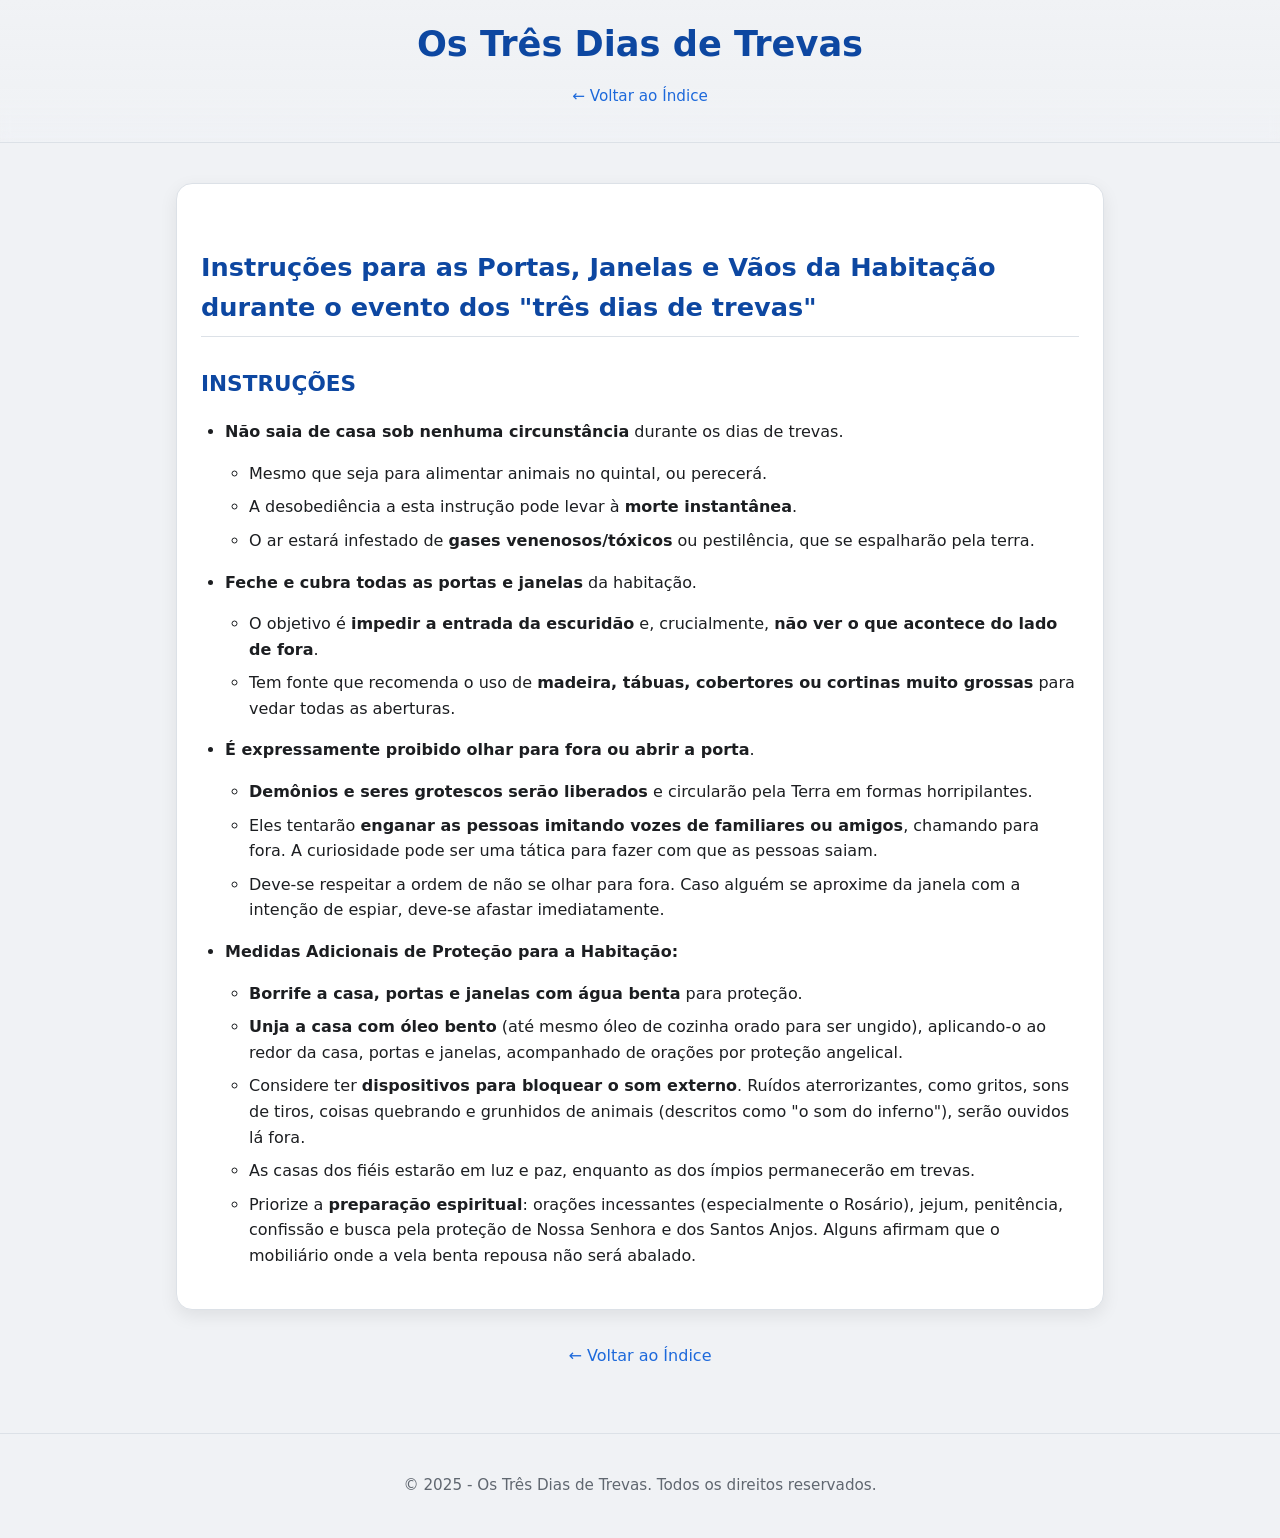
<file: instrucoes.html>
<!DOCTYPE html>
<html lang="pt-br">

<head>
    <meta charset="UTF-8">
    <meta name="viewport" content="width=device-width, initial-scale=1.0">
    <link rel="stylesheet" href="estilo.css">
    
    <title>Instruções para Portas e Janelas - Os Três Dias de Trevas</title>
</head>

<body>

    <header>
        <h1>Os Três Dias de Trevas</h1>
        <div class="wrap" style="text-align: center; padding-top: 0.5rem;">
            <p><a href="index.html">← Voltar ao Índice</a></p>
        </div>
    </header>

    <main class="wrap">
        <section class="doc">
            
            <h2>Instruções para as Portas, Janelas e Vãos da Habitação durante o evento dos "três dias de trevas"</h2>
            
            <h3>INSTRUÇÕES</h3>

            <ul>
                <li><strong>Não saia de casa sob nenhuma circunstância</strong> durante os dias de trevas.
                    <ul>
                        <li>Mesmo que seja para alimentar animais no quintal, ou perecerá.</li>
                        <li>A desobediência a esta instrução pode levar à <strong>morte instantânea</strong>.</li>
                        <li>O ar estará infestado de <strong>gases venenosos/tóxicos</strong> ou pestilência, que se espalharão pela terra.</li>
                    </ul>
                </li>
                <li><strong>Feche e cubra todas as portas e janelas</strong> da habitação.
                    <ul>
                        <li>O objetivo é <strong>impedir a entrada da escuridão</strong> e, crucialmente, <strong>não ver o que acontece do lado de fora</strong>.</li>
                        <li>Tem fonte que recomenda o uso de <strong>madeira, tábuas, cobertores ou cortinas muito grossas</strong> para vedar todas as aberturas.</li>
                    </ul>
                </li>
                <li><strong>É expressamente proibido olhar para fora ou abrir a porta</strong>.
                    <ul>
                        <li><strong>Demônios e seres grotescos serão liberados</strong> e circularão pela Terra em formas horripilantes.</li>
                        <li>Eles tentarão <strong>enganar as pessoas imitando vozes de familiares ou amigos</strong>, chamando para fora. A curiosidade pode ser uma tática para fazer com que as pessoas saiam.</li>
                        <li>Deve-se respeitar a ordem de não se olhar para fora. Caso alguém se aproxime da janela com a intenção de espiar, deve-se afastar imediatamente.</li>
                    </ul>
                </li>
                <li><strong>Medidas Adicionais de Proteção para a Habitação:</strong>
                    <ul>
                        <li><strong>Borrife a casa, portas e janelas com água benta</strong> para proteção.</li>
                        <li><strong>Unja a casa com óleo bento</strong> (até mesmo óleo de cozinha orado para ser ungido), aplicando-o ao redor da casa, portas e janelas, acompanhado de orações por proteção angelical.</li>
                        <li>Considere ter <strong>dispositivos para bloquear o som externo</strong>. Ruídos aterrorizantes, como gritos, sons de tiros, coisas quebrando e grunhidos de animais (descritos como "o som do inferno"), serão ouvidos lá fora.</li>
                        <li>As casas dos fiéis estarão em luz e paz, enquanto as dos ímpios permanecerão em trevas.</li>
                        <li>Priorize a <strong>preparação espiritual</strong>: orações incessantes (especialmente o Rosário), jejum, penitência, confissão e busca pela proteção de Nossa Senhora e dos Santos Anjos. Alguns afirmam que o mobiliário onde a vela benta repousa não será abalado.</li>
                    </ul>
                </li>
            </ul>

        </section>

        <p style="text-align: center; margin-top: 2rem;">
            <a href="index.html">← Voltar ao Índice</a>
        </p>
    </main>

    <footer>
        <p>&copy; 2025 - Os Três Dias de Trevas. Todos os direitos reservados.</p>
    </footer>

</body>
</html>
</file>
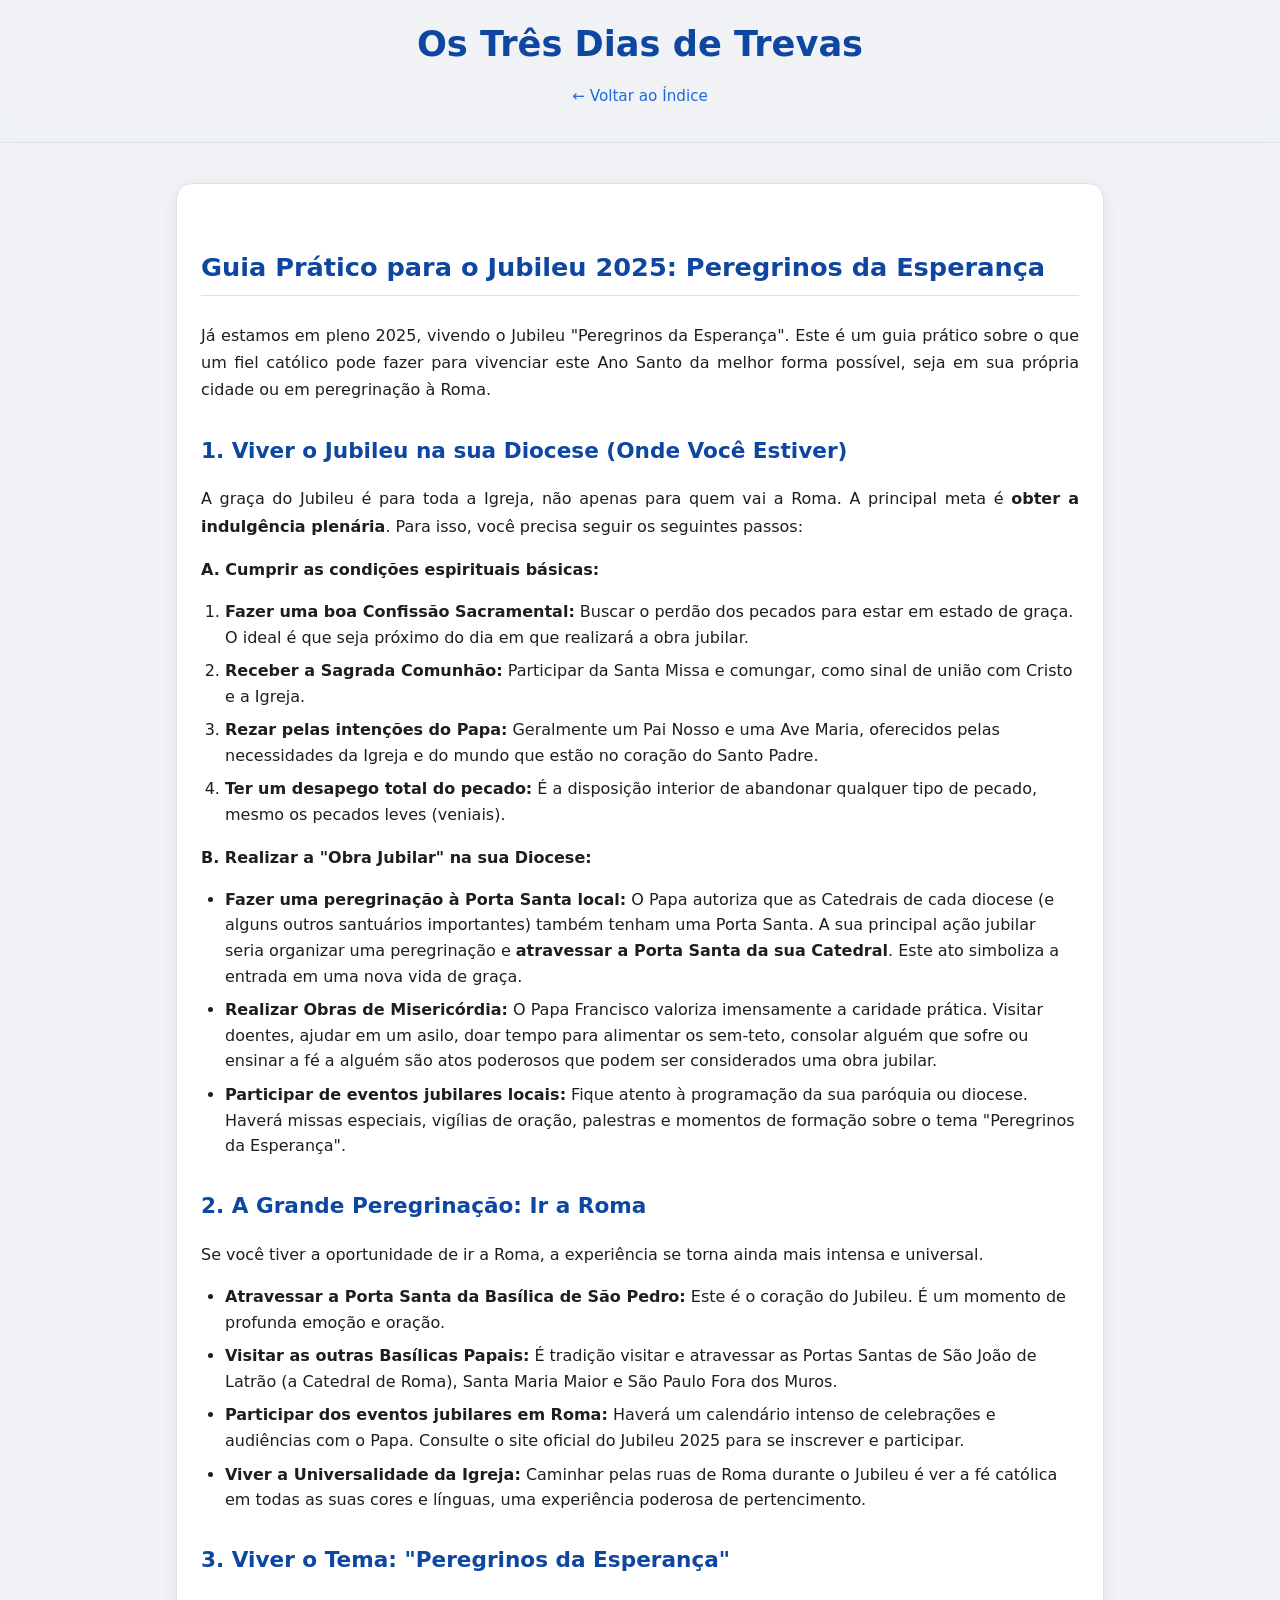
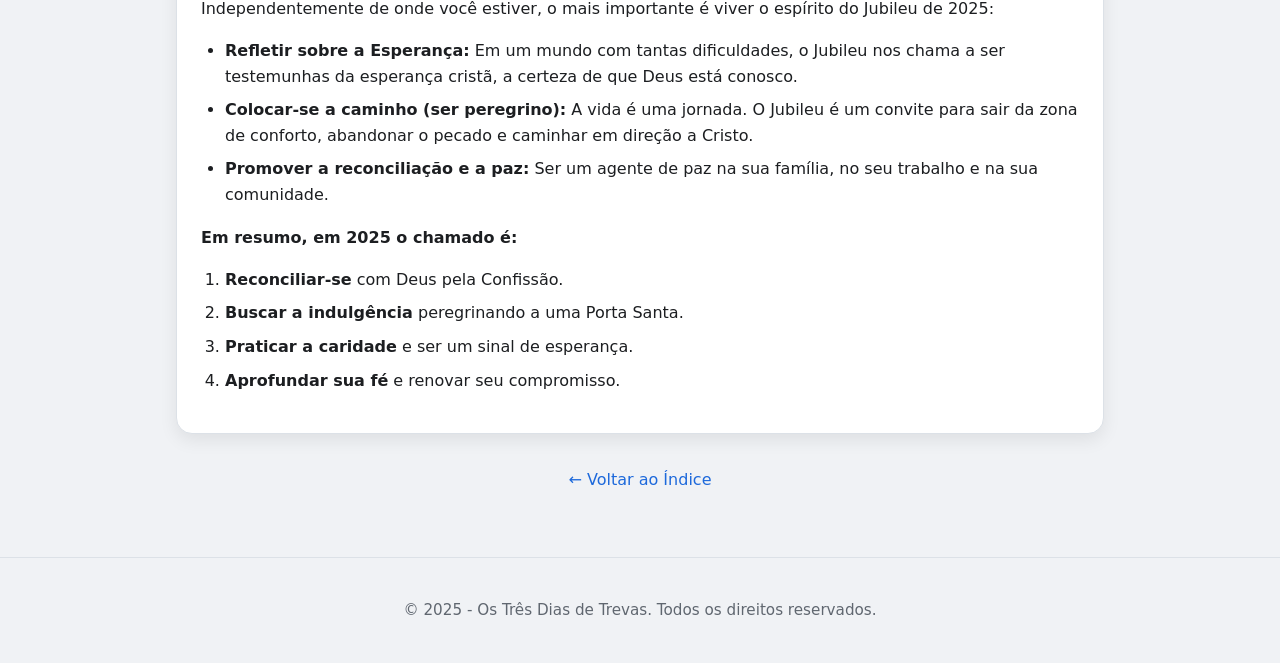
<file: jubileu2025.html>
<!DOCTYPE html>
<html lang="pt-br">

<head>
    <meta charset="UTF-8">
    <meta name="viewport" content="width=device-width, initial-scale=1.0">
    <link rel="stylesheet" href="estilo.css">
    
    <title>Guia Prático para o Jubileu 2025 - Os Três Dias de Trevas</title>
</head>

<body>

    <header>
        <h1>Os Três Dias de Trevas</h1>
        <div class="wrap" style="text-align: center; padding-top: 0.5rem;">
            <p><a href="index.html">← Voltar ao Índice</a></p>
        </div>
    </header>

    <main class="wrap">
        <section class="doc">
            
            <h2>Guia Prático para o Jubileu 2025: Peregrinos da Esperança</h2>
            
            <p>Já estamos em pleno 2025, vivendo o Jubileu "Peregrinos da Esperança". Este é um guia prático sobre o que um fiel católico pode fazer para vivenciar este Ano Santo da melhor forma possível, seja em sua própria cidade ou em peregrinação à Roma.</p>

            <h3>1. Viver o Jubileu na sua Diocese (Onde Você Estiver)</h3>

            <p>A graça do Jubileu é para toda a Igreja, não apenas para quem vai a Roma. A principal meta é <strong>obter a indulgência plenária</strong>. Para isso, você precisa seguir os seguintes passos:</p>

            <p><strong>A. Cumprir as condições espirituais básicas:</strong></p>
            <ol>
                <li><strong>Fazer uma boa Confissão Sacramental:</strong> Buscar o perdão dos pecados para estar em estado de graça. O ideal é que seja próximo do dia em que realizará a obra jubilar.</li>
                <li><strong>Receber a Sagrada Comunhão:</strong> Participar da Santa Missa e comungar, como sinal de união com Cristo e a Igreja.</li>
                <li><strong>Rezar pelas intenções do Papa:</strong> Geralmente um Pai Nosso e uma Ave Maria, oferecidos pelas necessidades da Igreja e do mundo que estão no coração do Santo Padre.</li>
                <li><strong>Ter um desapego total do pecado:</strong> É a disposição interior de abandonar qualquer tipo de pecado, mesmo os pecados leves (veniais).</li>
            </ol>

            <p><strong>B. Realizar a "Obra Jubilar" na sua Diocese:</strong></p>
            <ul>
                <li><strong>Fazer uma peregrinação à Porta Santa local:</strong> O Papa autoriza que as Catedrais de cada diocese (e alguns outros santuários importantes) também tenham uma Porta Santa. A sua principal ação jubilar seria organizar uma peregrinação e <strong>atravessar a Porta Santa da sua Catedral</strong>. Este ato simboliza a entrada em uma nova vida de graça.</li>
                <li><strong>Realizar Obras de Misericórdia:</strong> O Papa Francisco valoriza imensamente a caridade prática. Visitar doentes, ajudar em um asilo, doar tempo para alimentar os sem-teto, consolar alguém que sofre ou ensinar a fé a alguém são atos poderosos que podem ser considerados uma obra jubilar.</li>
                <li><strong>Participar de eventos jubilares locais:</strong> Fique atento à programação da sua paróquia ou diocese. Haverá missas especiais, vigílias de oração, palestras e momentos de formação sobre o tema "Peregrinos da Esperança".</li>
            </ul>

            <h3>2. A Grande Peregrinação: Ir a Roma</h3>

            <p>Se você tiver a oportunidade de ir a Roma, a experiência se torna ainda mais intensa e universal.</p>
            <ul>
                <li><strong>Atravessar a Porta Santa da Basílica de São Pedro:</strong> Este é o coração do Jubileu. É um momento de profunda emoção e oração.</li>
                <li><strong>Visitar as outras Basílicas Papais:</strong> É tradição visitar e atravessar as Portas Santas de São João de Latrão (a Catedral de Roma), Santa Maria Maior e São Paulo Fora dos Muros.</li>
                <li><strong>Participar dos eventos jubilares em Roma:</strong> Haverá um calendário intenso de celebrações e audiências com o Papa. Consulte o site oficial do Jubileu 2025 para se inscrever e participar.</li>
                <li><strong>Viver a Universalidade da Igreja:</strong> Caminhar pelas ruas de Roma durante o Jubileu é ver a fé católica em todas as suas cores e línguas, uma experiência poderosa de pertencimento.</li>
            </ul>

            <h3>3. Viver o Tema: "Peregrinos da Esperança"</h3>
            <p>Independentemente de onde você estiver, o mais importante é viver o espírito do Jubileu de 2025:</p>
            <ul>
                <li><strong>Refletir sobre a Esperança:</strong> Em um mundo com tantas dificuldades, o Jubileu nos chama a ser testemunhas da esperança cristã, a certeza de que Deus está conosco.</li>
                <li><strong>Colocar-se a caminho (ser peregrino):</strong> A vida é uma jornada. O Jubileu é um convite para sair da zona de conforto, abandonar o pecado e caminhar em direção a Cristo.</li>
                <li><strong>Promover a reconciliação e a paz:</strong> Ser um agente de paz na sua família, no seu trabalho e na sua comunidade.</li>
            </ul>

            <p><strong>Em resumo, em 2025 o chamado é:</strong></p>
            <ol>
                <li><strong>Reconciliar-se</strong> com Deus pela Confissão.</li>
                <li><strong>Buscar a indulgência</strong> peregrinando a uma Porta Santa.</li>
                <li><strong>Praticar a caridade</strong> e ser um sinal de esperança.</li>
                <li><strong>Aprofundar sua fé</strong> e renovar seu compromisso.</li>
            </ol>

        </section>

        <p style="text-align: center; margin-top: 2rem;">
            <a href="index.html">← Voltar ao Índice</a>
        </p>
    </main>

    <footer>
        <p>&copy; 2025 - Os Três Dias de Trevas. Todos os direitos reservados.</p>
    </footer>

</body>
</html>
</file>
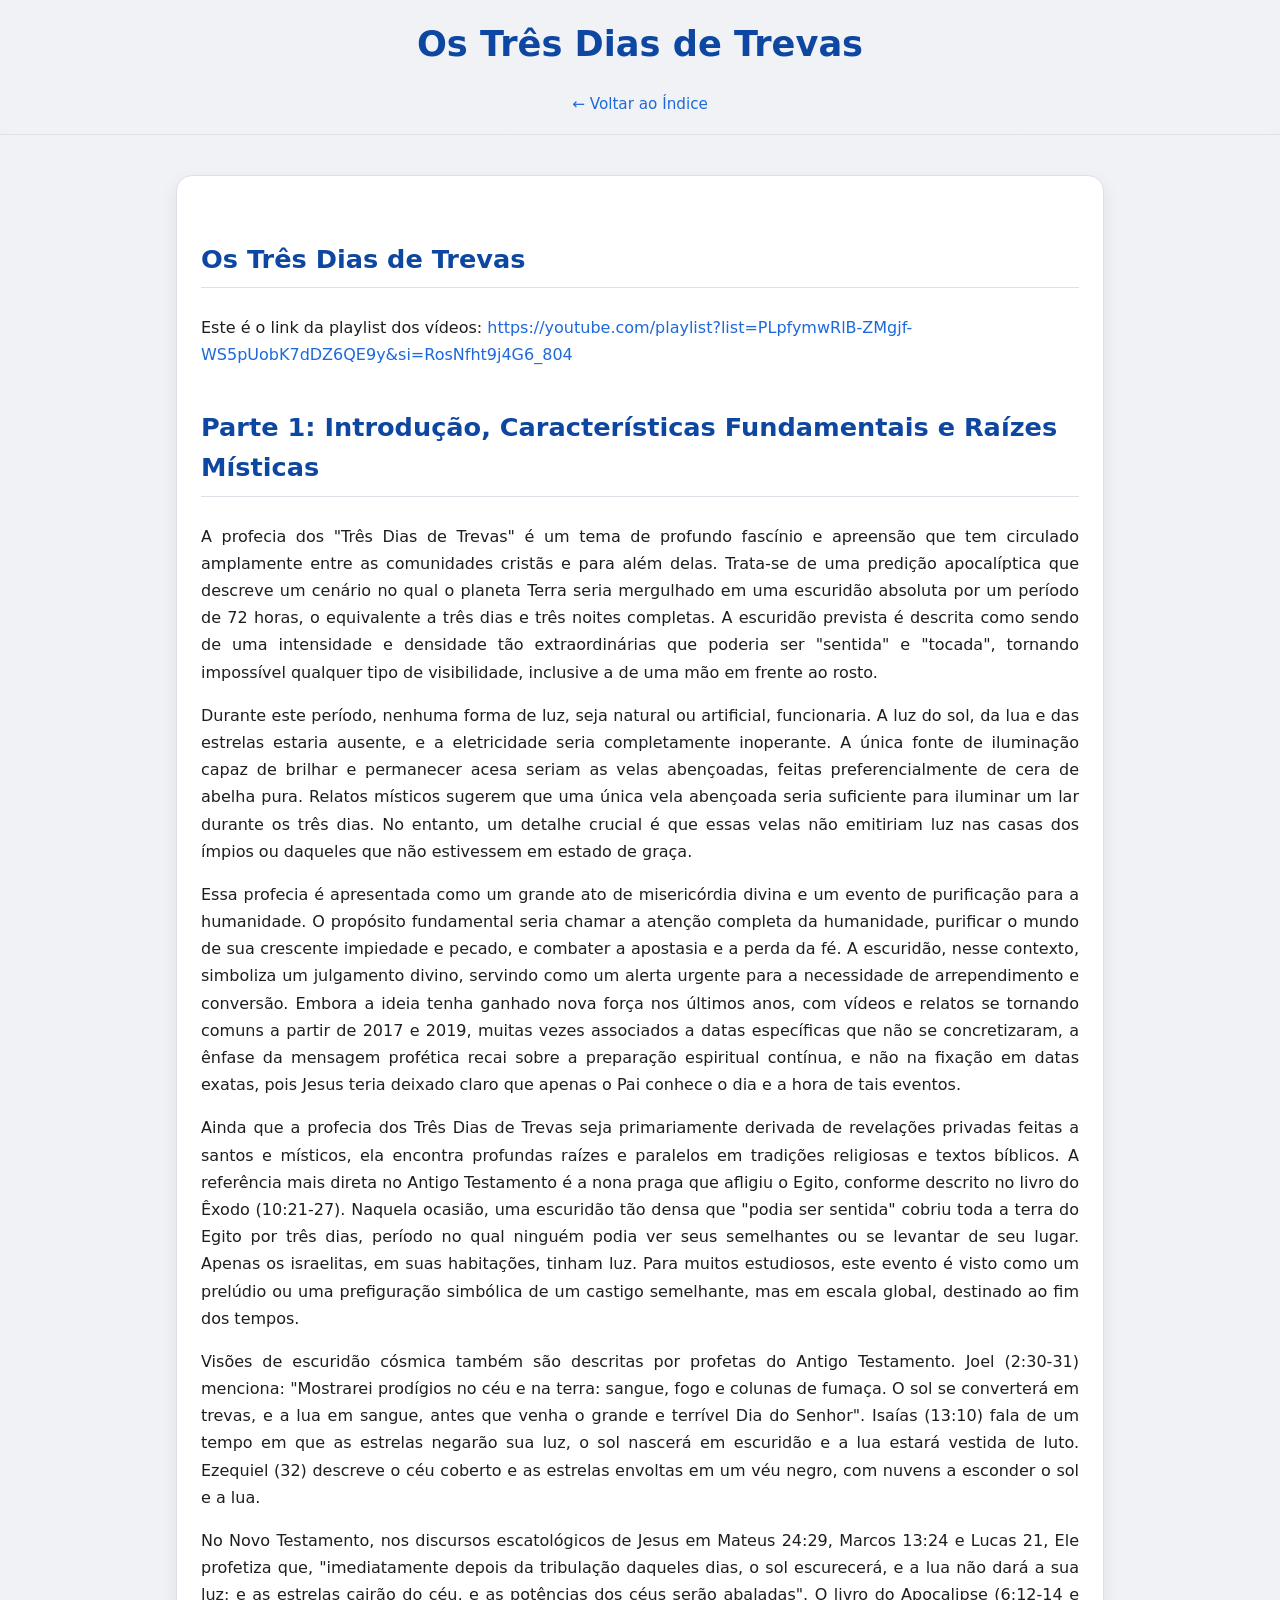
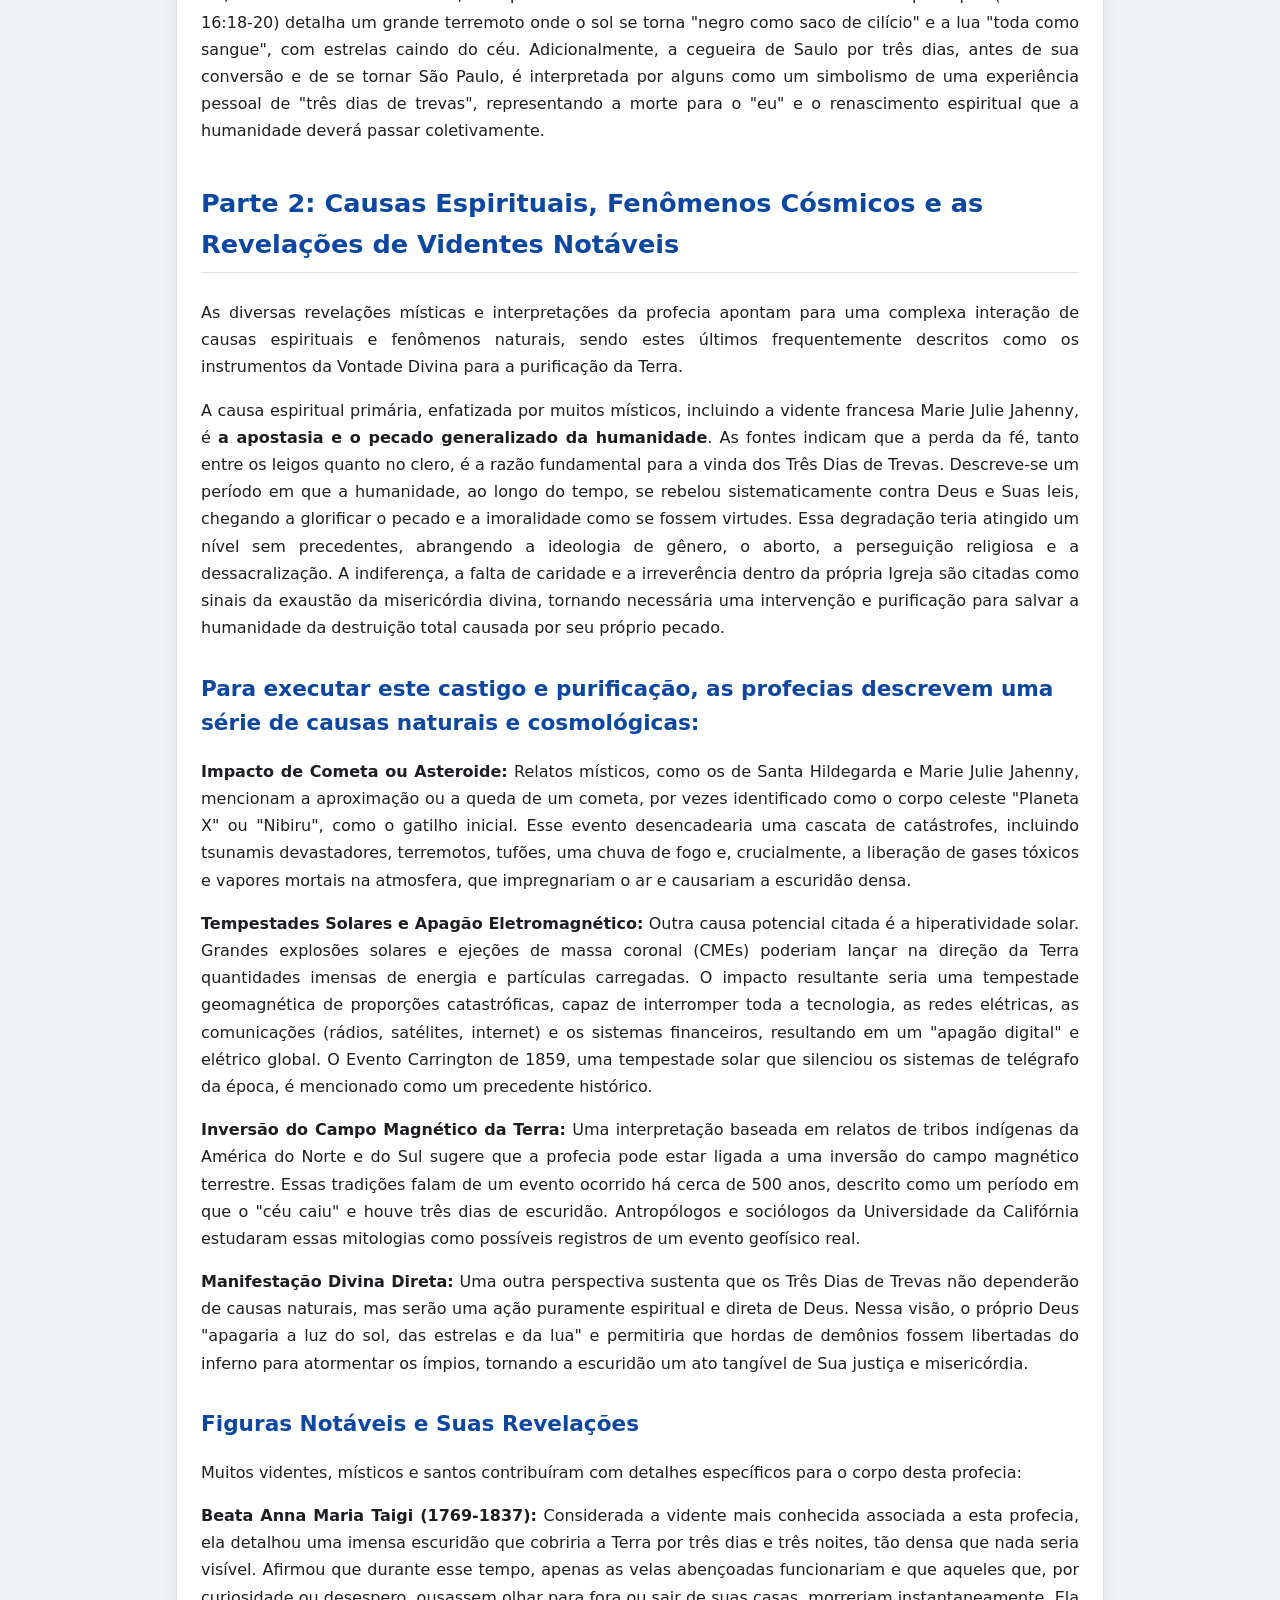
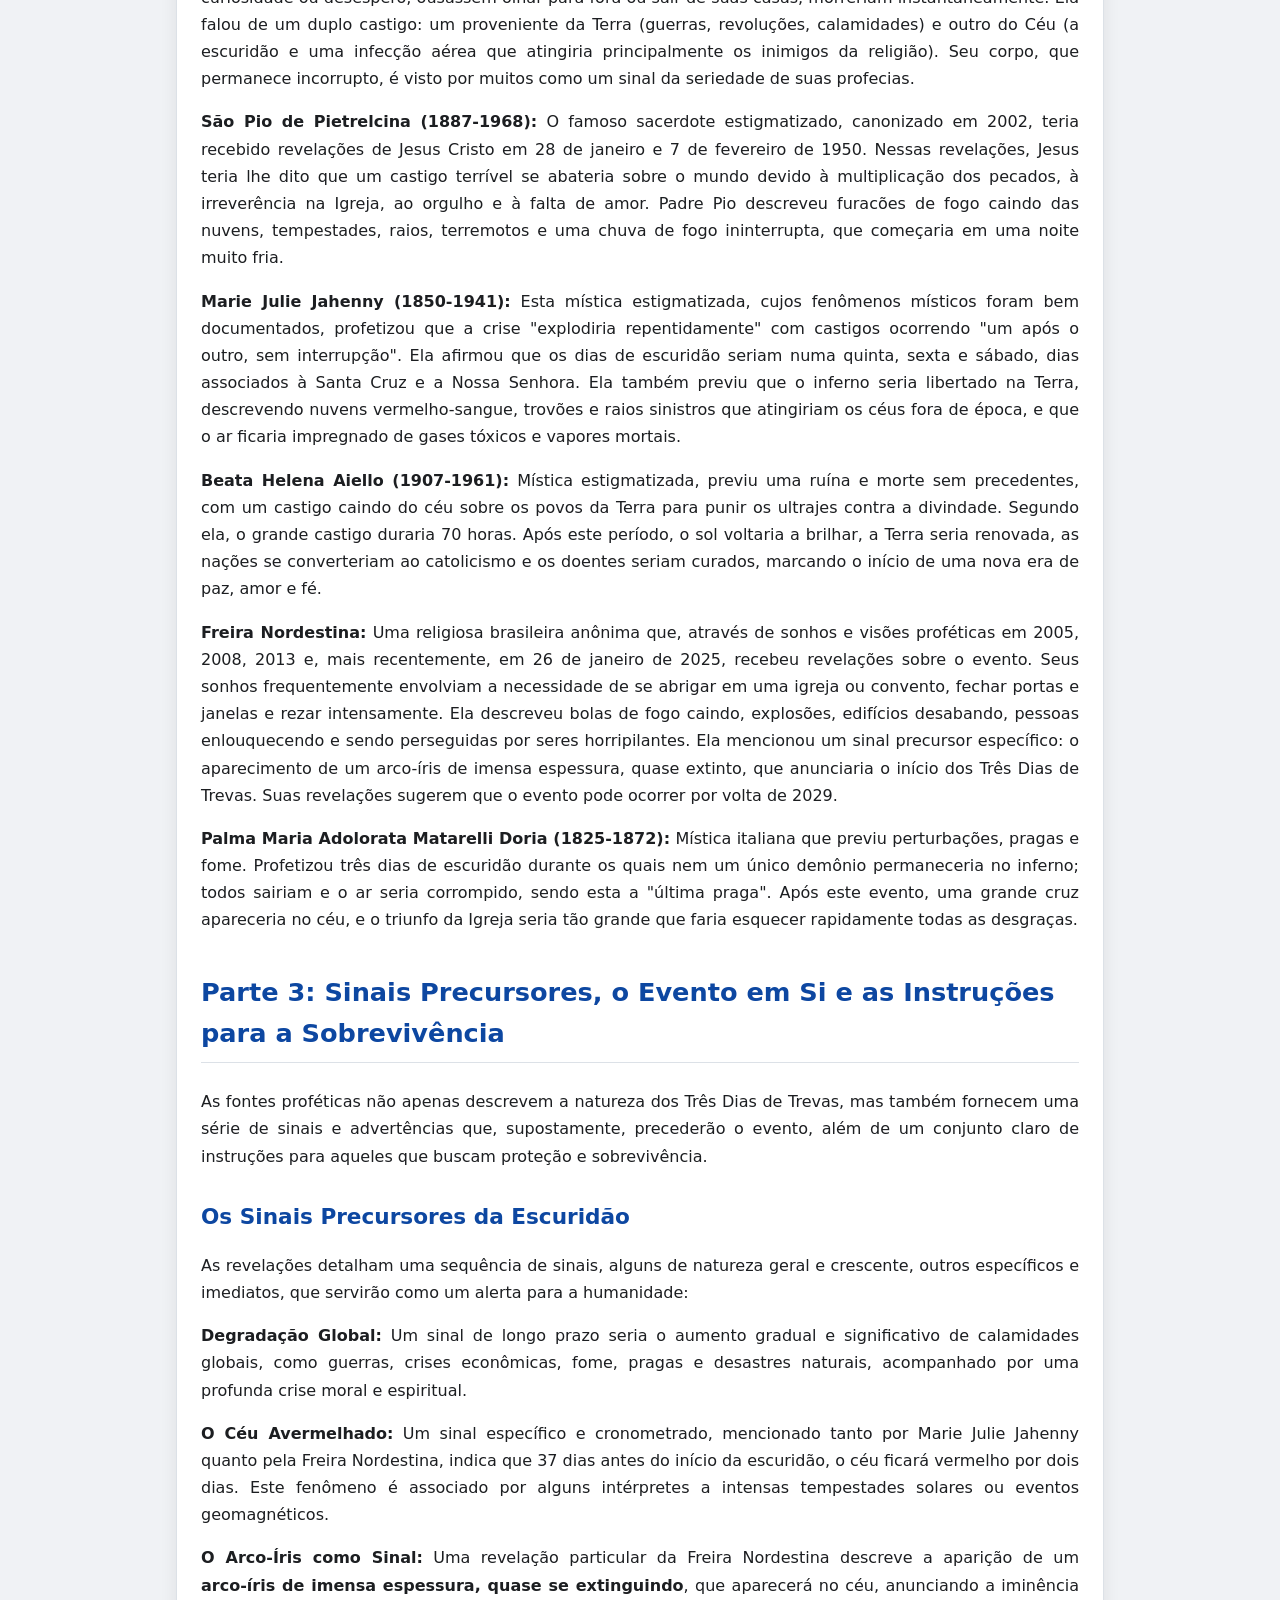
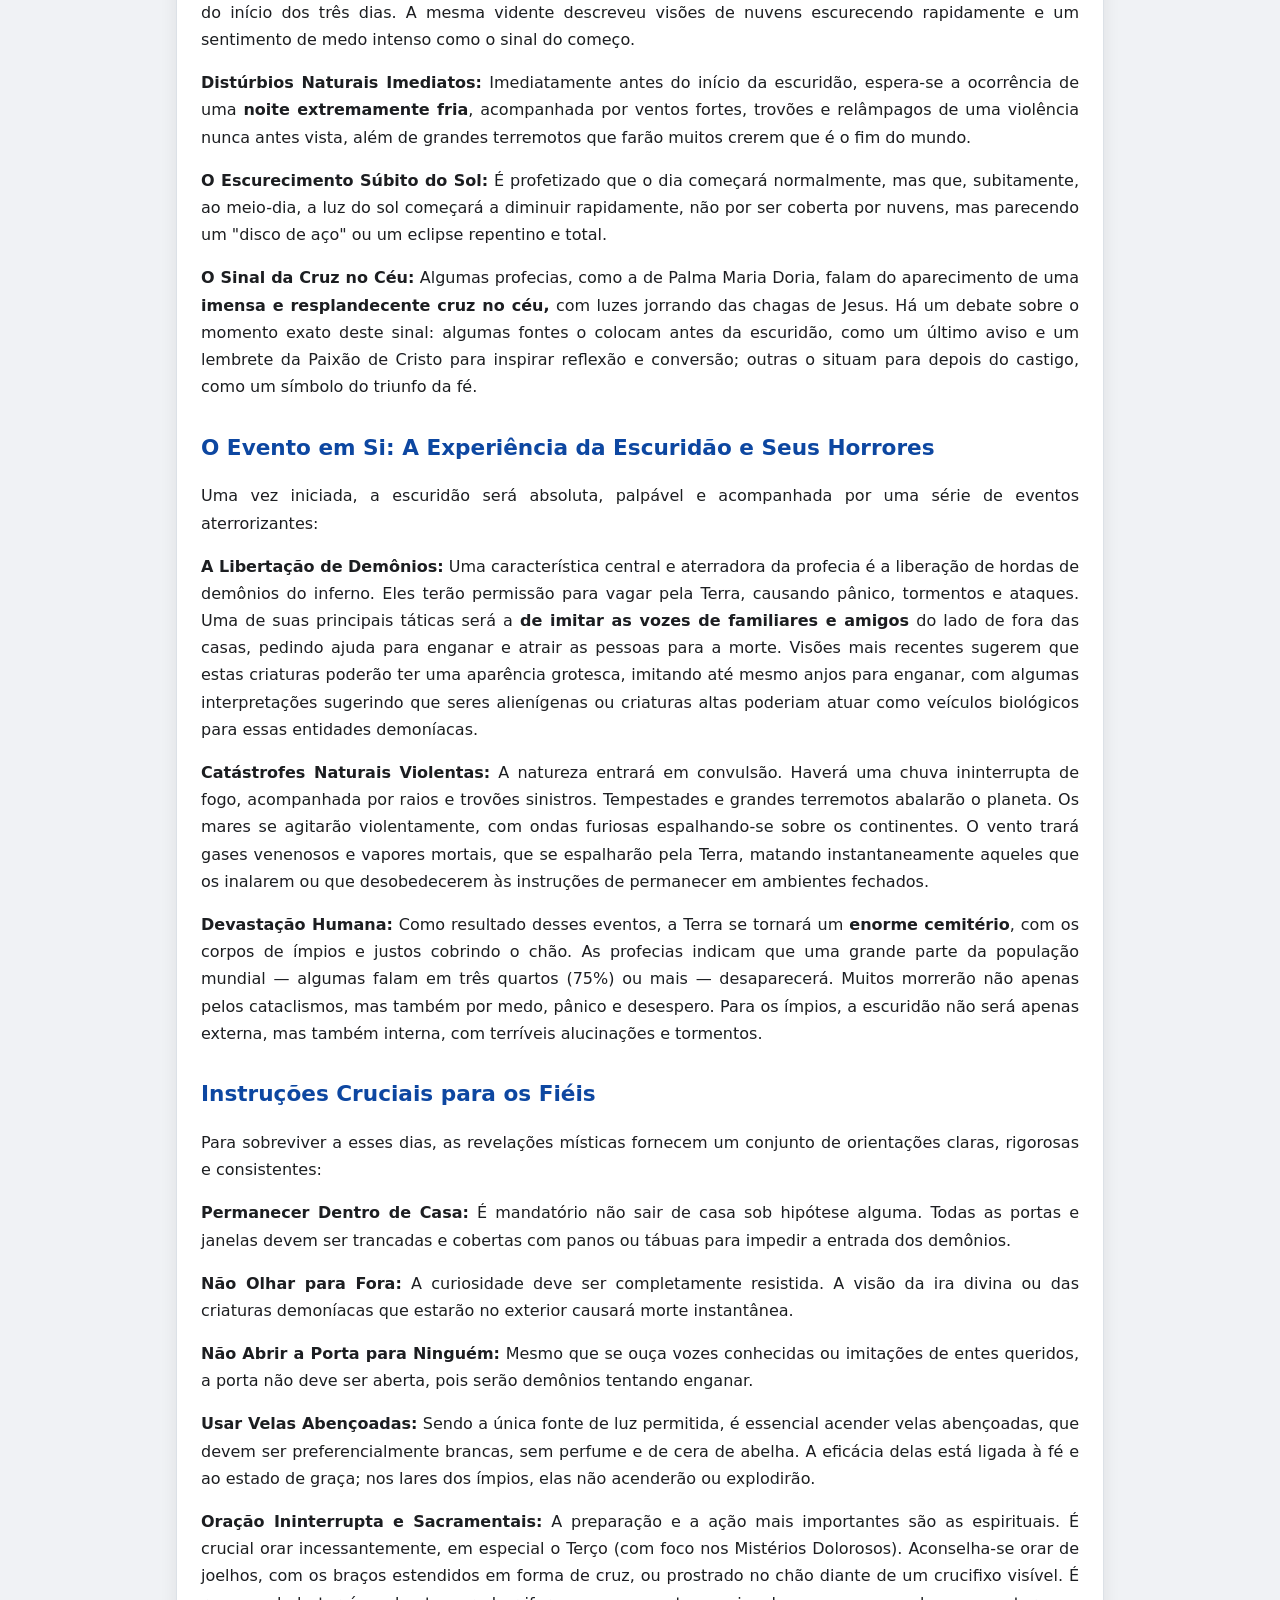
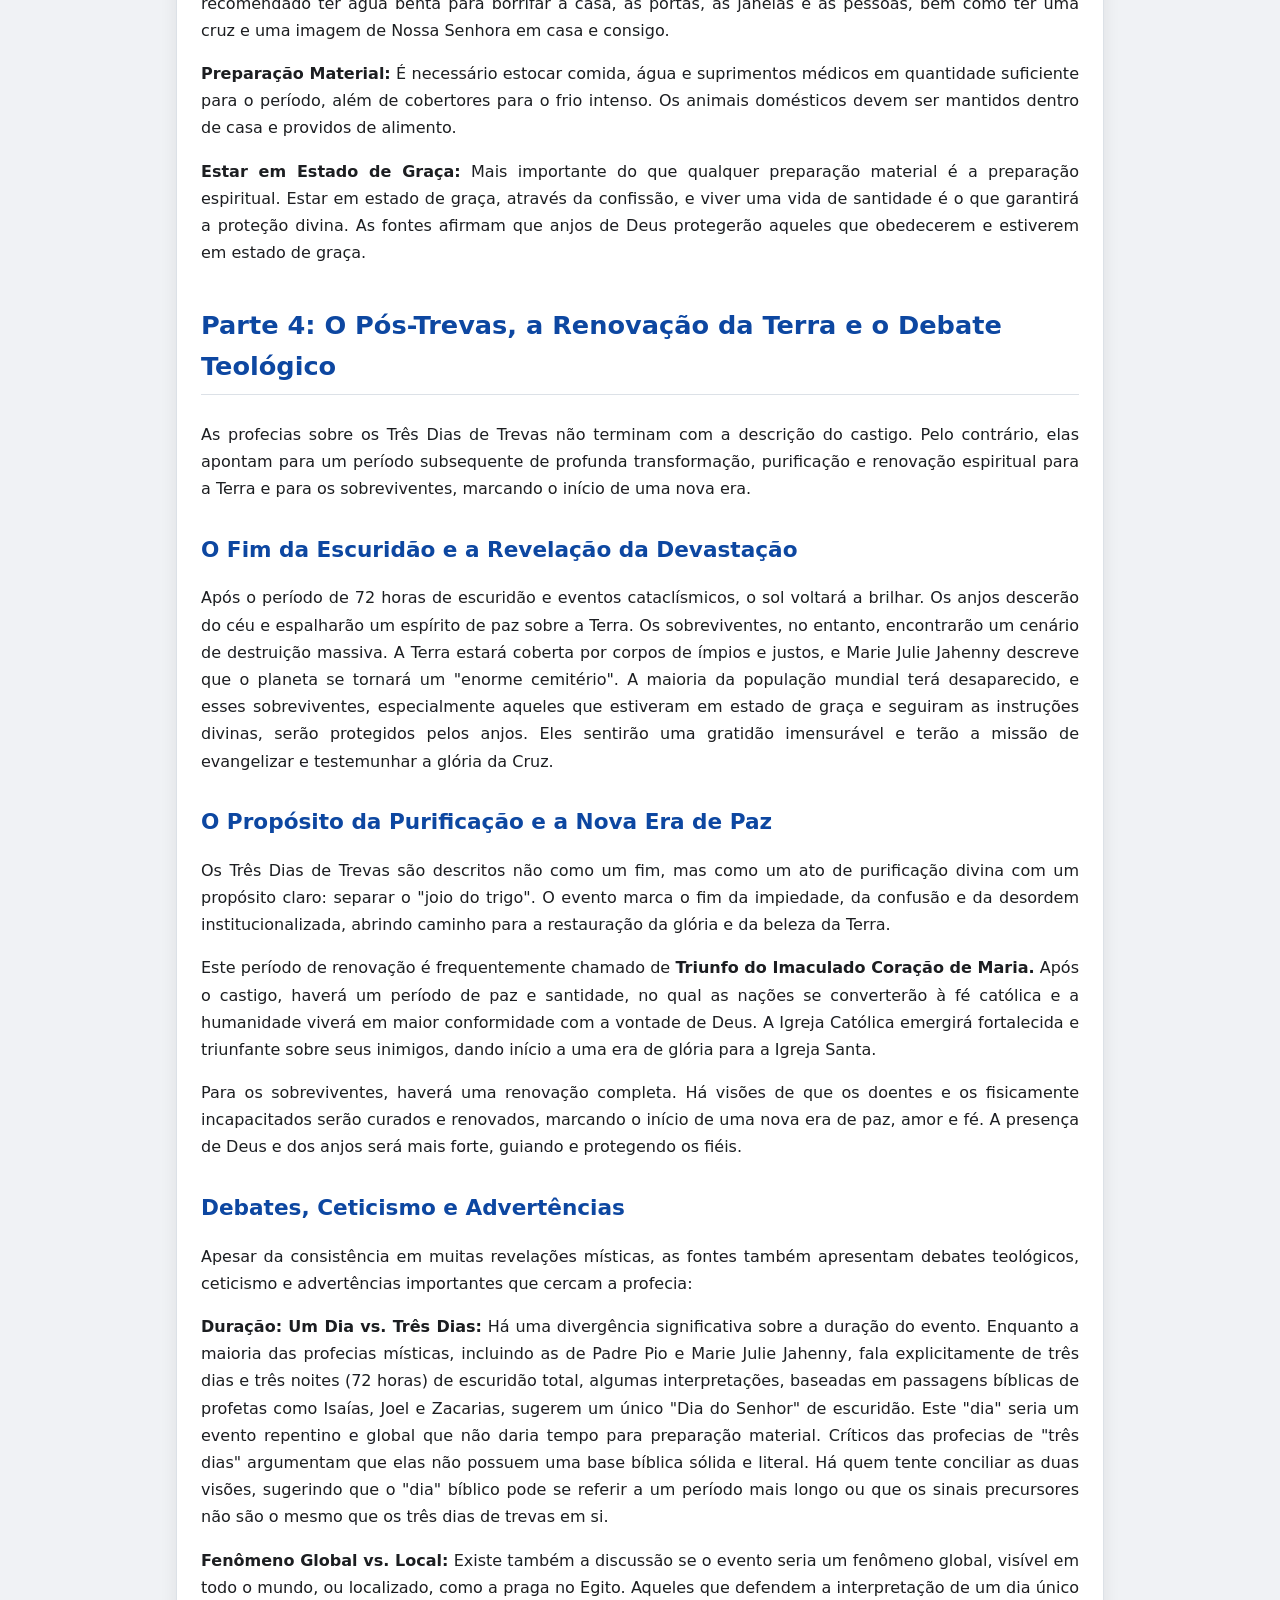
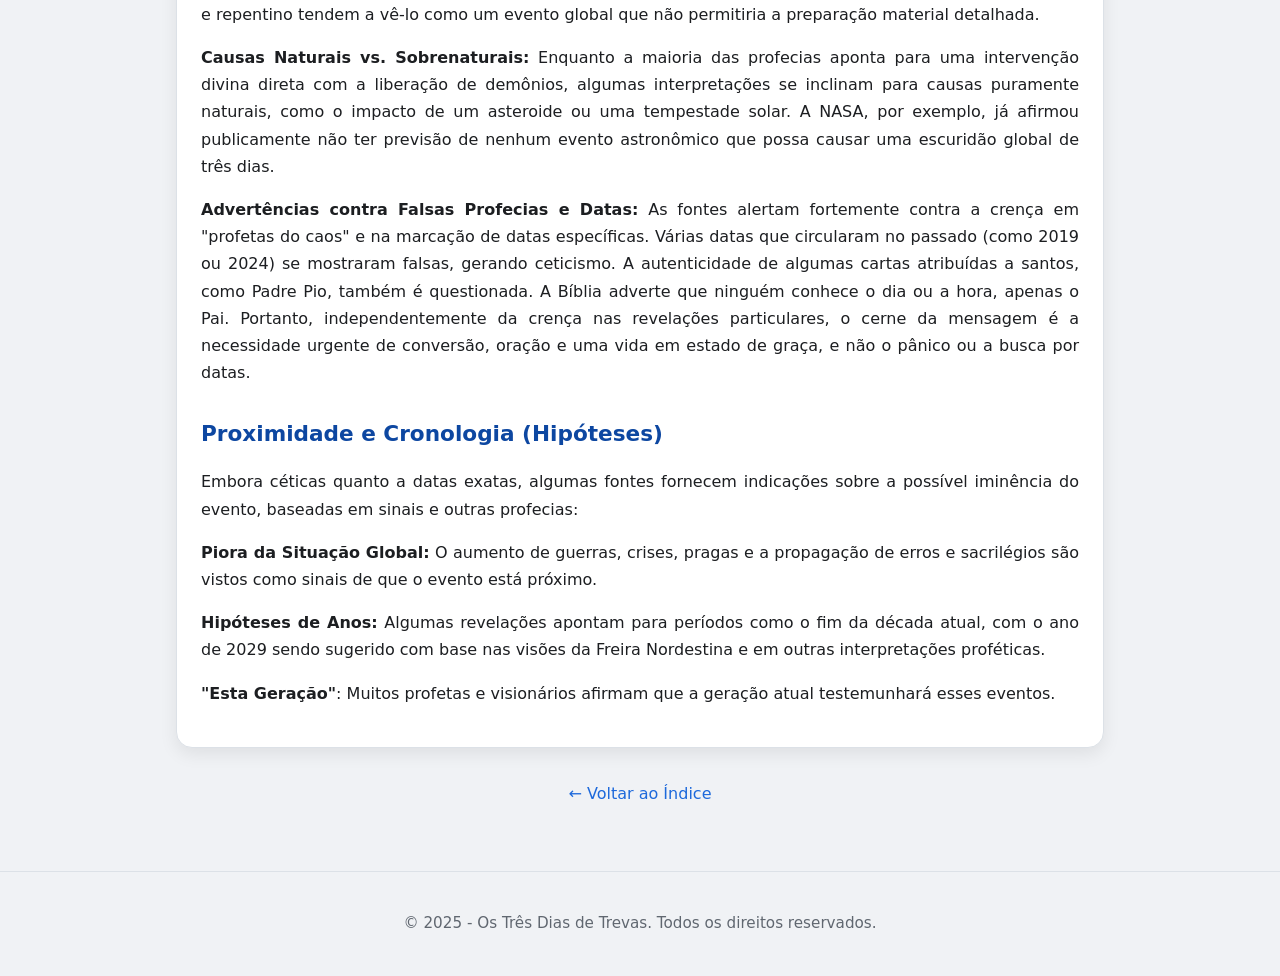
<file: ostresdiasdetrevas.html>
<!DOCTYPE html>
<html lang="pt-br">

<head>
    <meta charset="UTF-8">
    <meta name="viewport" content="width=device-width, initial-scale=1.0">
    <link rel="stylesheet" href="estilo.css">
    
    <title>A Profecia dos Três Dias de Trevas - Estudo Completo</title>
</head>

<body>

    <header>
        <h1>Os Três Dias de Trevas</h1>
    <div class="wrap" style="text-align: center; padding-bottom: 0;">
        <p><a href="index.html">← Voltar ao Índice</a></p>
    </div>
    </header>


    <main class="wrap">
        <section class="doc">
            <h2>Os Três Dias de Trevas</h2>
            <p style="text-align: left;">Este é o link da playlist dos vídeos: <a href="https://youtube.com/playlist?list=PLpfymwRlB-ZMgjf-WS5pUobK7dDZ6QE9y&amp;si=RosNfht9j4G6_804" target="_blank">https://youtube.com/playlist?list=PLpfymwRlB-ZMgjf-WS5pUobK7dDZ6QE9y&amp;si=RosNfht9j4G6_804</a></p>

            <h2>Parte 1: Introdução, Características Fundamentais e Raízes Místicas</h2>

            <p>A profecia dos "Três Dias de Trevas" é um tema de profundo fascínio e apreensão que tem circulado amplamente entre as comunidades cristãs e para além delas. Trata-se de uma predição apocalíptica que descreve um cenário no qual o planeta Terra seria mergulhado em uma escuridão absoluta por um período de 72 horas, o equivalente a três dias e três noites completas. A escuridão prevista é descrita como sendo de uma intensidade e densidade tão extraordinárias que poderia ser "sentida" e "tocada", tornando impossível qualquer tipo de visibilidade, inclusive a de uma mão em frente ao rosto.</p>

            <p>Durante este período, nenhuma forma de luz, seja natural ou artificial, funcionaria. A luz do sol, da lua e das estrelas estaria ausente, e a eletricidade seria completamente inoperante. A única fonte de iluminação capaz de brilhar e permanecer acesa seriam as velas abençoadas, feitas preferencialmente de cera de abelha pura. Relatos místicos sugerem que uma única vela abençoada seria suficiente para iluminar um lar durante os três dias. No entanto, um detalhe crucial é que essas velas não emitiriam luz nas casas dos ímpios ou daqueles que não estivessem em estado de graça.</p>

            <p>Essa profecia é apresentada como um grande ato de misericórdia divina e um evento de purificação para a humanidade. O propósito fundamental seria chamar a atenção completa da humanidade, purificar o mundo de sua crescente impiedade e pecado, e combater a apostasia e a perda da fé. A escuridão, nesse contexto, simboliza um julgamento divino, servindo como um alerta urgente para a necessidade de arrependimento e conversão. Embora a ideia tenha ganhado nova força nos últimos anos, com vídeos e relatos se tornando comuns a partir de 2017 e 2019, muitas vezes associados a datas específicas que não se concretizaram, a ênfase da mensagem profética recai sobre a preparação espiritual contínua, e não na fixação em datas exatas, pois Jesus teria deixado claro que apenas o Pai conhece o dia e a hora de tais eventos.</p>

            <p>Ainda que a profecia dos Três Dias de Trevas seja primariamente derivada de revelações privadas feitas a santos e místicos, ela encontra profundas raízes e paralelos em tradições religiosas e textos bíblicos. A referência mais direta no Antigo Testamento é a nona praga que afligiu o Egito, conforme descrito no livro do Êxodo (10:21-27). Naquela ocasião, uma escuridão tão densa que "podia ser sentida" cobriu toda a terra do Egito por três dias, período no qual ninguém podia ver seus semelhantes ou se levantar de seu lugar. Apenas os israelitas, em suas habitações, tinham luz. Para muitos estudiosos, este evento é visto como um prelúdio ou uma prefiguração simbólica de um castigo semelhante, mas em escala global, destinado ao fim dos tempos.</p>

            <p>Visões de escuridão cósmica também são descritas por profetas do Antigo Testamento. Joel (2:30-31) menciona: "Mostrarei prodígios no céu e na terra: sangue, fogo e colunas de fumaça. O sol se converterá em trevas, e a lua em sangue, antes que venha o grande e terrível Dia do Senhor". Isaías (13:10) fala de um tempo em que as estrelas negarão sua luz, o sol nascerá em escuridão e a lua estará vestida de luto. Ezequiel (32) descreve o céu coberto e as estrelas envoltas em um véu negro, com nuvens a esconder o sol e a lua.</p>

            <p>No Novo Testamento, nos discursos escatológicos de Jesus em Mateus 24:29, Marcos 13:24 e Lucas 21, Ele profetiza que, "imediatamente depois da tribulação daqueles dias, o sol escurecerá, e a lua não dará a sua luz; e as estrelas cairão do céu, e as potências dos céus serão abaladas". O livro do Apocalipse (6:12-14 e 16:18-20) detalha um grande terremoto onde o sol se torna "negro como saco de cilício" e a lua "toda como sangue", com estrelas caindo do céu. Adicionalmente, a cegueira de Saulo por três dias, antes de sua conversão e de se tornar São Paulo, é interpretada por alguns como um simbolismo de uma experiência pessoal de "três dias de trevas", representando a morte para o "eu" e o renascimento espiritual que a humanidade deverá passar coletivamente.</p>
            
            <h2>Parte 2: Causas Espirituais, Fenômenos Cósmicos e as Revelações de Videntes Notáveis</h2>
            
            <p>As diversas revelações místicas e interpretações da profecia apontam para uma complexa interação de causas espirituais e fenômenos naturais, sendo estes últimos frequentemente descritos como os instrumentos da Vontade Divina para a purificação da Terra.</p>
            
            <p>A causa espiritual primária, enfatizada por muitos místicos, incluindo a vidente francesa Marie Julie Jahenny, é <strong>a apostasia e o pecado generalizado da humanidade</strong>. As fontes indicam que a perda da fé, tanto entre os leigos quanto no clero, é a razão fundamental para a vinda dos Três Dias de Trevas. Descreve-se um período em que a humanidade, ao longo do tempo, se rebelou sistematicamente contra Deus e Suas leis, chegando a glorificar o pecado e a imoralidade como se fossem virtudes. Essa degradação teria atingido um nível sem precedentes, abrangendo a ideologia de gênero, o aborto, a perseguição religiosa e a dessacralização. A indiferença, a falta de caridade e a irreverência dentro da própria Igreja são citadas como sinais da exaustão da misericórdia divina, tornando necessária uma intervenção e purificação para salvar a humanidade da destruição total causada por seu próprio pecado.</p>

            <h3>Para executar este castigo e purificação, as profecias descrevem uma série de causas naturais e cosmológicas:</h3>
            
            <p><strong>Impacto de Cometa ou Asteroide:</strong> Relatos místicos, como os de Santa Hildegarda e Marie Julie Jahenny, mencionam a aproximação ou a queda de um cometa, por vezes identificado como o corpo celeste "Planeta X" ou "Nibiru", como o gatilho inicial. Esse evento desencadearia uma cascata de catástrofes, incluindo tsunamis devastadores, terremotos, tufões, uma chuva de fogo e, crucialmente, a liberação de gases tóxicos e vapores mortais na atmosfera, que impregnariam o ar e causariam a escuridão densa.</p>
            
            <p><strong>Tempestades Solares e Apagão Eletromagnético:</strong> Outra causa potencial citada é a hiperatividade solar. Grandes explosões solares e ejeções de massa coronal (CMEs) poderiam lançar na direção da Terra quantidades imensas de energia e partículas carregadas. O impacto resultante seria uma tempestade geomagnética de proporções catastróficas, capaz de interromper toda a tecnologia, as redes elétricas, as comunicações (rádios, satélites, internet) e os sistemas financeiros, resultando em um "apagão digital" e elétrico global. O Evento Carrington de 1859, uma tempestade solar que silenciou os sistemas de telégrafo da época, é mencionado como um precedente histórico.</p>
            
            <p><strong>Inversão do Campo Magnético da Terra:</strong> Uma interpretação baseada em relatos de tribos indígenas da América do Norte e do Sul sugere que a profecia pode estar ligada a uma inversão do campo magnético terrestre. Essas tradições falam de um evento ocorrido há cerca de 500 anos, descrito como um período em que o "céu caiu" e houve três dias de escuridão. Antropólogos e sociólogos da Universidade da Califórnia estudaram essas mitologias como possíveis registros de um evento geofísico real.</p>
            
            <p><strong>Manifestação Divina Direta:</strong> Uma outra perspectiva sustenta que os Três Dias de Trevas não dependerão de causas naturais, mas serão uma ação puramente espiritual e direta de Deus. Nessa visão, o próprio Deus "apagaria a luz do sol, das estrelas e da lua" e permitiria que hordas de demônios fossem libertadas do inferno para atormentar os ímpios, tornando a escuridão um ato tangível de Sua justiça e misericórdia.</p>

            <h3>Figuras Notáveis e Suas Revelações</h3>
            
            <p>Muitos videntes, místicos e santos contribuíram com detalhes específicos para o corpo desta profecia:</p>
            
            <p><strong>Beata Anna Maria Taigi (1769-1837):</strong> Considerada a vidente mais conhecida associada a esta profecia, ela detalhou uma imensa escuridão que cobriria a Terra por três dias e três noites, tão densa que nada seria visível. Afirmou que durante esse tempo, apenas as velas abençoadas funcionariam e que aqueles que, por curiosidade ou desespero, ousassem olhar para fora ou sair de suas casas, morreriam instantaneamente. Ela falou de um duplo castigo: um proveniente da Terra (guerras, revoluções, calamidades) e outro do Céu (a escuridão e uma infecção aérea que atingiria principalmente os inimigos da religião). Seu corpo, que permanece incorrupto, é visto por muitos como um sinal da seriedade de suas profecias.</p>
            
            <p><strong>São Pio de Pietrelcina (1887-1968):</strong> O famoso sacerdote estigmatizado, canonizado em 2002, teria recebido revelações de Jesus Cristo em 28 de janeiro e 7 de fevereiro de 1950. Nessas revelações, Jesus teria lhe dito que um castigo terrível se abateria sobre o mundo devido à multiplicação dos pecados, à irreverência na Igreja, ao orgulho e à falta de amor. Padre Pio descreveu furacões de fogo caindo das nuvens, tempestades, raios, terremotos e uma chuva de fogo ininterrupta, que começaria em uma noite muito fria.</p>
            
            <p><strong>Marie Julie Jahenny (1850-1941):</strong> Esta mística estigmatizada, cujos fenômenos místicos foram bem documentados, profetizou que a crise "explodiria repentidamente" com castigos ocorrendo "um após o outro, sem interrupção". Ela afirmou que os dias de escuridão seriam numa quinta, sexta e sábado, dias associados à Santa Cruz e a Nossa Senhora. Ela também previu que o inferno seria libertado na Terra, descrevendo nuvens vermelho-sangue, trovões e raios sinistros que atingiriam os céus fora de época, e que o ar ficaria impregnado de gases tóxicos e vapores mortais.</p>
            
            <p><strong>Beata Helena Aiello (1907-1961):</strong> Mística estigmatizada, previu uma ruína e morte sem precedentes, com um castigo caindo do céu sobre os povos da Terra para punir os ultrajes contra a divindade. Segundo ela, o grande castigo duraria 70 horas. Após este período, o sol voltaria a brilhar, a Terra seria renovada, as nações se converteriam ao catolicismo e os doentes seriam curados, marcando o início de uma nova era de paz, amor e fé.</p>
            
            <p><strong>Freira Nordestina:</strong> Uma religiosa brasileira anônima que, através de sonhos e visões proféticas em 2005, 2008, 2013 e, mais recentemente, em 26 de janeiro de 2025, recebeu revelações sobre o evento. Seus sonhos frequentemente envolviam a necessidade de se abrigar em uma igreja ou convento, fechar portas e janelas e rezar intensamente. Ela descreveu bolas de fogo caindo, explosões, edifícios desabando, pessoas enlouquecendo e sendo perseguidas por seres horripilantes. Ela mencionou um sinal precursor específico: o aparecimento de um arco-íris de imensa espessura, quase extinto, que anunciaria o início dos Três Dias de Trevas. Suas revelações sugerem que o evento pode ocorrer por volta de 2029.</p>
            
            <p><strong>Palma Maria Adolorata Matarelli Doria (1825-1872):</strong> Mística italiana que previu perturbações, pragas e fome. Profetizou três dias de escuridão durante os quais nem um único demônio permaneceria no inferno; todos sairiam e o ar seria corrompido, sendo esta a "última praga". Após este evento, uma grande cruz apareceria no céu, e o triunfo da Igreja seria tão grande que faria esquecer rapidamente todas as desgraças.</p>

            <h2>Parte 3: Sinais Precursores, o Evento em Si e as Instruções para a Sobrevivência</h2>

            <p>As fontes proféticas não apenas descrevem a natureza dos Três Dias de Trevas, mas também fornecem uma série de sinais e advertências que, supostamente, precederão o evento, além de um conjunto claro de instruções para aqueles que buscam proteção e sobrevivência.</p>

            <h3>Os Sinais Precursores da Escuridão</h3>

            <p>As revelações detalham uma sequência de sinais, alguns de natureza geral e crescente, outros específicos e imediatos, que servirão como um alerta para a humanidade:</p>

            <p><strong>Degradação Global:</strong> Um sinal de longo prazo seria o aumento gradual e significativo de calamidades globais, como guerras, crises econômicas, fome, pragas e desastres naturais, acompanhado por uma profunda crise moral e espiritual.</p>

            <p><strong>O Céu Avermelhado:</strong> Um sinal específico e cronometrado, mencionado tanto por Marie Julie Jahenny quanto pela Freira Nordestina, indica que 37 dias antes do início da escuridão, o céu ficará vermelho por dois dias. Este fenômeno é associado por alguns intérpretes a intensas tempestades solares ou eventos geomagnéticos.</p>

            <p><strong>O Arco-Íris como Sinal:</strong> Uma revelação particular da Freira Nordestina descreve a aparição de um <strong>arco-íris de imensa espessura, quase se extinguindo</strong>, que aparecerá no céu, anunciando a iminência do início dos três dias. A mesma vidente descreveu visões de nuvens escurecendo rapidamente e um sentimento de medo intenso como o sinal do começo.</p>

            <p><strong>Distúrbios Naturais Imediatos:</strong> Imediatamente antes do início da escuridão, espera-se a ocorrência de uma <strong>noite extremamente fria</strong>, acompanhada por ventos fortes, trovões e relâmpagos de uma violência nunca antes vista, além de grandes terremotos que farão muitos crerem que é o fim do mundo.</p>

            <p><strong>O Escurecimento Súbito do Sol:</strong> É profetizado que o dia começará normalmente, mas que, subitamente, ao meio-dia, a luz do sol começará a diminuir rapidamente, não por ser coberta por nuvens, mas parecendo um "disco de aço" ou um eclipse repentino e total.</p>

            <p><strong>O Sinal da Cruz no Céu:</strong> Algumas profecias, como a de Palma Maria Doria, falam do aparecimento de uma <strong>imensa e resplandecente cruz no céu,</strong> com luzes jorrando das chagas de Jesus. Há um debate sobre o momento exato deste sinal: algumas fontes o colocam antes da escuridão, como um último aviso e um lembrete da Paixão de Cristo para inspirar reflexão e conversão; outras o situam para depois do castigo, como um símbolo do triunfo da fé.</p>

            <h3>O Evento em Si: A Experiência da Escuridão e Seus Horrores</h3>

            <p>Uma vez iniciada, a escuridão será absoluta, palpável e acompanhada por uma série de eventos aterrorizantes:</p>

            <p><strong>A Libertação de Demônios:</strong> Uma característica central e aterradora da profecia é a liberação de hordas de demônios do inferno. Eles terão permissão para vagar pela Terra, causando pânico, tormentos e ataques. Uma de suas principais táticas será a <strong>de imitar as vozes de familiares e amigos</strong> do lado de fora das casas, pedindo ajuda para enganar e atrair as pessoas para a morte. Visões mais recentes sugerem que estas criaturas poderão ter uma aparência grotesca, imitando até mesmo anjos para enganar, com algumas interpretações sugerindo que seres alienígenas ou criaturas altas poderiam atuar como veículos biológicos para essas entidades demoníacas.</p>

            <p><strong>Catástrofes Naturais Violentas:</strong> A natureza entrará em convulsão. Haverá uma chuva ininterrupta de fogo, acompanhada por raios e trovões sinistros. Tempestades e grandes terremotos abalarão o planeta. Os mares se agitarão violentamente, com ondas furiosas espalhando-se sobre os continentes. O vento trará gases venenosos e vapores mortais, que se espalharão pela Terra, matando instantaneamente aqueles que os inalarem ou que desobedecerem às instruções de permanecer em ambientes fechados.</p>

            <p><strong>Devastação Humana:</strong> Como resultado desses eventos, a Terra se tornará um <strong>enorme cemitério</strong>, com os corpos de ímpios e justos cobrindo o chão. As profecias indicam que uma grande parte da população mundial — algumas falam em três quartos (75%) ou mais — desaparecerá. Muitos morrerão não apenas pelos cataclismos, mas também por medo, pânico e desespero. Para os ímpios, a escuridão não será apenas externa, mas também interna, com terríveis alucinações e tormentos.</p>

            <h3>Instruções Cruciais para os Fiéis</h3>

            <p>Para sobreviver a esses dias, as revelações místicas fornecem um conjunto de orientações claras, rigorosas e consistentes:</p>

            <p><strong>Permanecer Dentro de Casa:</strong> É mandatório não sair de casa sob hipótese alguma. Todas as portas e janelas devem ser trancadas e cobertas com panos ou tábuas para impedir a entrada dos demônios.</p>

            <p><strong>Não Olhar para Fora:</strong> A curiosidade deve ser completamente resistida. A visão da ira divina ou das criaturas demoníacas que estarão no exterior causará morte instantânea.</p>

            <p><strong>Não Abrir a Porta para Ninguém:</strong> Mesmo que se ouça vozes conhecidas ou imitações de entes queridos, a porta não deve ser aberta, pois serão demônios tentando enganar.</p>

            <p><strong>Usar Velas Abençoadas:</strong> Sendo a única fonte de luz permitida, é essencial acender velas abençoadas, que devem ser preferencialmente brancas, sem perfume e de cera de abelha. A eficácia delas está ligada à fé e ao estado de graça; nos lares dos ímpios, elas não acenderão ou explodirão.</p>

            <p><strong>Oração Ininterrupta e Sacramentais:</strong> A preparação e a ação mais importantes são as espirituais. É crucial orar incessantemente, em especial o Terço (com foco nos Mistérios Dolorosos). Aconselha-se orar de joelhos, com os braços estendidos em forma de cruz, ou prostrado no chão diante de um crucifixo visível. É recomendado ter água benta para borrifar a casa, as portas, as janelas e as pessoas, bem como ter uma cruz e uma imagem de Nossa Senhora em casa e consigo.</p>

            <p><strong>Preparação Material:</strong> É necessário estocar comida, água e suprimentos médicos em quantidade suficiente para o período, além de cobertores para o frio intenso. Os animais domésticos devem ser mantidos dentro de casa e providos de alimento.</p>

            <p><strong>Estar em Estado de Graça:</strong> Mais importante do que qualquer preparação material é a preparação espiritual. Estar em estado de graça, através da confissão, e viver uma vida de santidade é o que garantirá a proteção divina. As fontes afirmam que anjos de Deus protegerão aqueles que obedecerem e estiverem em estado de graça.</p>

            <h2>Parte 4: O Pós-Trevas, a Renovação da Terra e o Debate Teológico</h2>

            <p>As profecias sobre os Três Dias de Trevas não terminam com a descrição do castigo. Pelo contrário, elas apontam para um período subsequente de profunda transformação, purificação e renovação espiritual para a Terra e para os sobreviventes, marcando o início de uma nova era.</p>

            <h3>O Fim da Escuridão e a Revelação da Devastação</h3>

            <p>Após o período de 72 horas de escuridão e eventos cataclísmicos, o sol voltará a brilhar. Os anjos descerão do céu e espalharão um espírito de paz sobre a Terra. Os sobreviventes, no entanto, encontrarão um cenário de destruição massiva. A Terra estará coberta por corpos de ímpios e justos, e Marie Julie Jahenny descreve que o planeta se tornará um "enorme cemitério". A maioria da população mundial terá desaparecido, e esses sobreviventes, especialmente aqueles que estiveram em estado de graça e seguiram as instruções divinas, serão protegidos pelos anjos. Eles sentirão uma gratidão imensurável e terão a missão de evangelizar e testemunhar a glória da Cruz.</p>

            <h3>O Propósito da Purificação e a Nova Era de Paz</h3>

            <p>Os Três Dias de Trevas são descritos não como um fim, mas como um ato de purificação divina com um propósito claro: separar o "joio do trigo". O evento marca o fim da impiedade, da confusão e da desordem institucionalizada, abrindo caminho para a restauração da glória e da beleza da Terra.</p>

            <p>Este período de renovação é frequentemente chamado de <strong>Triunfo do Imaculado Coração de Maria.</strong> Após o castigo, haverá um período de paz e santidade, no qual as nações se converterão à fé católica e a humanidade viverá em maior conformidade com a vontade de Deus. A Igreja Católica emergirá fortalecida e triunfante sobre seus inimigos, dando início a uma era de glória para a Igreja Santa.</p>

            <p>Para os sobreviventes, haverá uma renovação completa. Há visões de que os doentes e os fisicamente incapacitados serão curados e renovados, marcando o início de uma nova era de paz, amor e fé. A presença de Deus e dos anjos será mais forte, guiando e protegendo os fiéis.</p>

            <h3>Debates, Ceticismo e Advertências</h3>

            <p>Apesar da consistência em muitas revelações místicas, as fontes também apresentam debates teológicos, ceticismo e advertências importantes que cercam a profecia:</p>

            <p><strong>Duração: Um Dia vs. Três Dias:</strong> Há uma divergência significativa sobre a duração do evento. Enquanto a maioria das profecias místicas, incluindo as de Padre Pio e Marie Julie Jahenny, fala explicitamente de três dias e três noites (72 horas) de escuridão total, algumas interpretações, baseadas em passagens bíblicas de profetas como Isaías, Joel e Zacarias, sugerem um único "Dia do Senhor" de escuridão. Este "dia" seria um evento repentino e global que não daria tempo para preparação material. Críticos das profecias de "três dias" argumentam que elas não possuem uma base bíblica sólida e literal. Há quem tente conciliar as duas visões, sugerindo que o "dia" bíblico pode se referir a um período mais longo ou que os sinais precursores não são o mesmo que os três dias de trevas em si.</p>

            <p><strong>Fenômeno Global vs. Local:</strong> Existe também a discussão se o evento seria um fenômeno global, visível em todo o mundo, ou localizado, como a praga no Egito. Aqueles que defendem a interpretação de um dia único e repentino tendem a vê-lo como um evento global que não permitiria a preparação material detalhada.</p>

            <p><strong>Causas Naturais vs. Sobrenaturais:</strong> Enquanto a maioria das profecias aponta para uma intervenção divina direta com a liberação de demônios, algumas interpretações se inclinam para causas puramente naturais, como o impacto de um asteroide ou uma tempestade solar. A NASA, por exemplo, já afirmou publicamente não ter previsão de nenhum evento astronômico que possa causar uma escuridão global de três dias.</p>

            <p><strong>Advertências contra Falsas Profecias e Datas:</strong> As fontes alertam fortemente contra a crença em "profetas do caos" e na marcação de datas específicas. Várias datas que circularam no passado (como 2019 ou 2024) se mostraram falsas, gerando ceticismo. A autenticidade de algumas cartas atribuídas a santos, como Padre Pio, também é questionada. A Bíblia adverte que ninguém conhece o dia ou a hora, apenas o Pai. Portanto, independentemente da crença nas revelações particulares, o cerne da mensagem é a necessidade urgente de conversão, oração e uma vida em estado de graça, e não o pânico ou a busca por datas.</p>

            <h3>Proximidade e Cronologia (Hipóteses)</h3>

            <p>Embora céticas quanto a datas exatas, algumas fontes fornecem indicações sobre a possível iminência do evento, baseadas em sinais e outras profecias:</p>

            <p><strong>Piora da Situação Global:</strong> O aumento de guerras, crises, pragas e a propagação de erros e sacrilégios são vistos como sinais de que o evento está próximo.</p>

            <p><strong>Hipóteses de Anos:</strong> Algumas revelações apontam para períodos como o fim da década atual, com o ano de 2029 sendo sugerido com base nas visões da Freira Nordestina e em outras interpretações proféticas.</p>

            <p><strong>"Esta Geração"</strong>: Muitos profetas e visionários afirmam que a geração atual testemunhará esses eventos.</p>
            
        </section>

        <p style="text-align: center; margin-top: 2rem;">
            <a href="index.html">← Voltar ao Índice</a>
        </p>
    </main>

    <footer>
        <p>&copy; 2025 - Os Três Dias de Trevas. Todos os direitos reservados.</p>
    </footer>

</body>
</html>
</file>
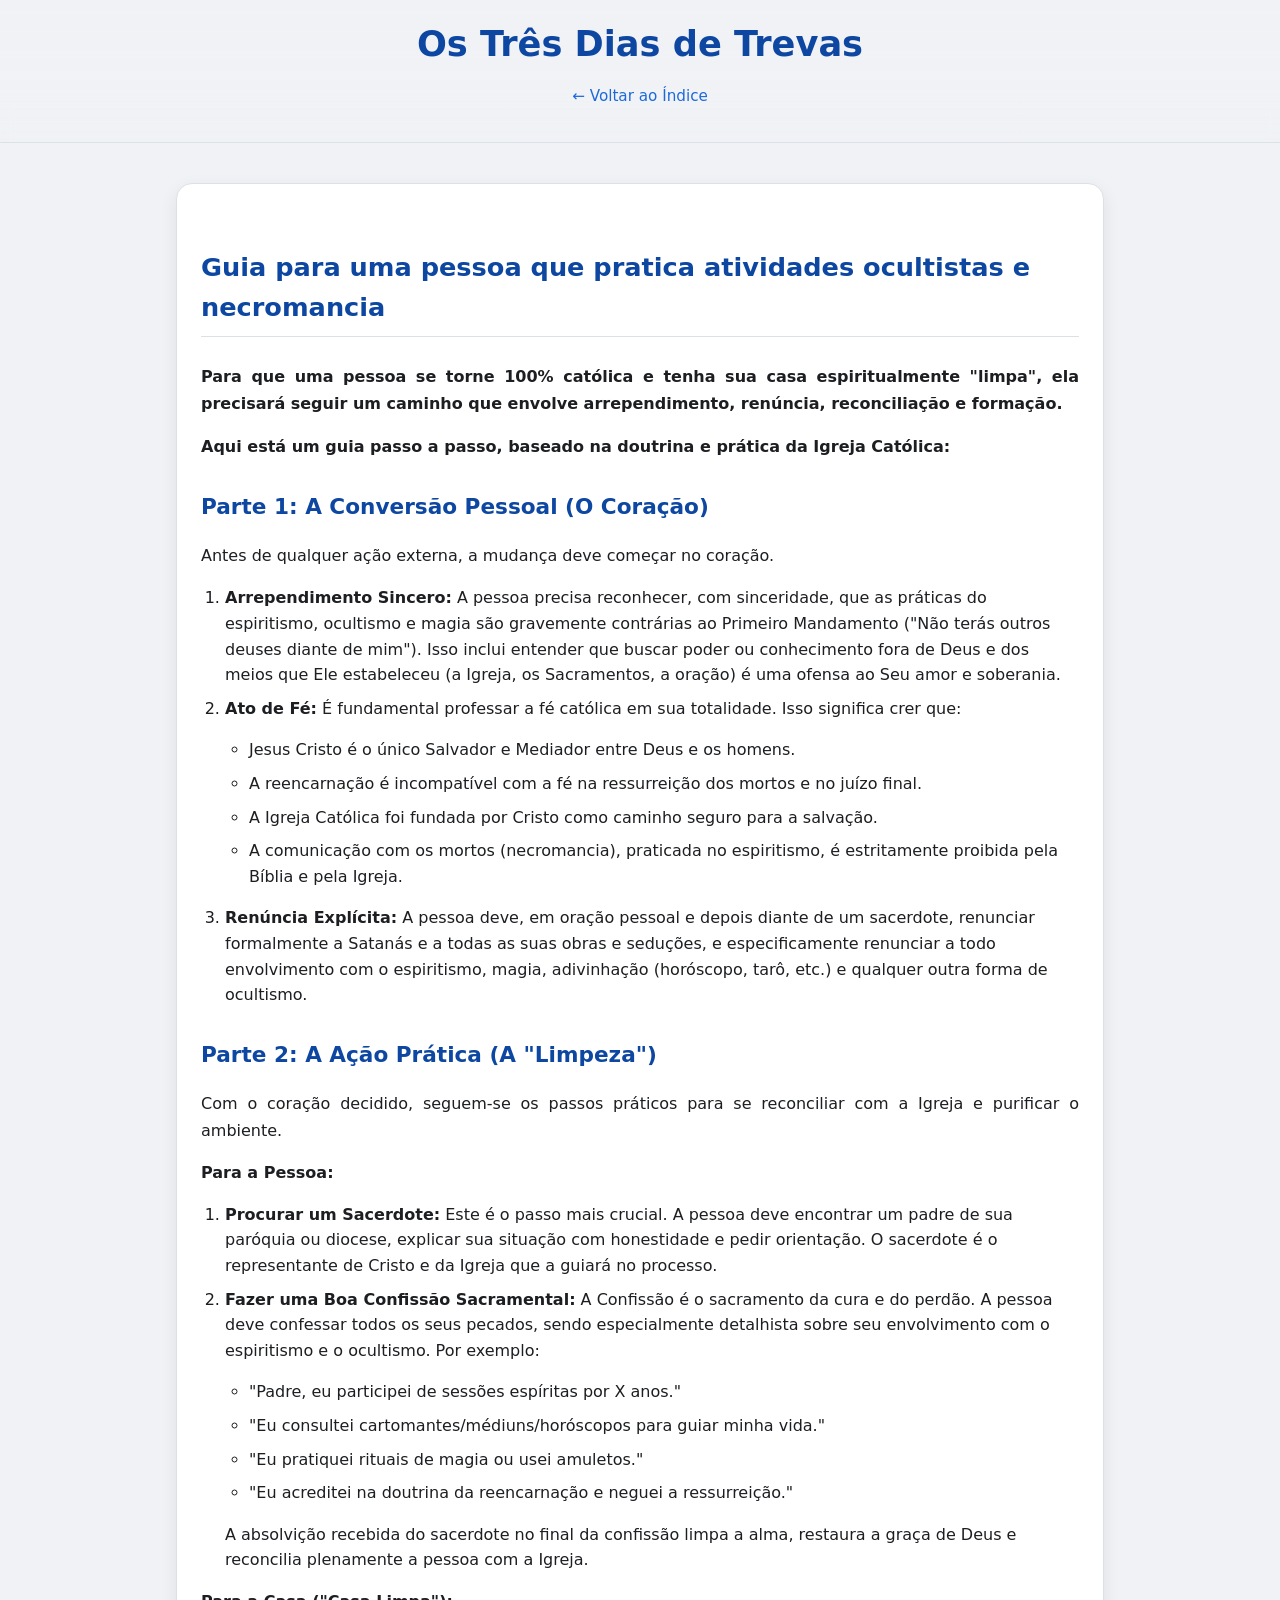
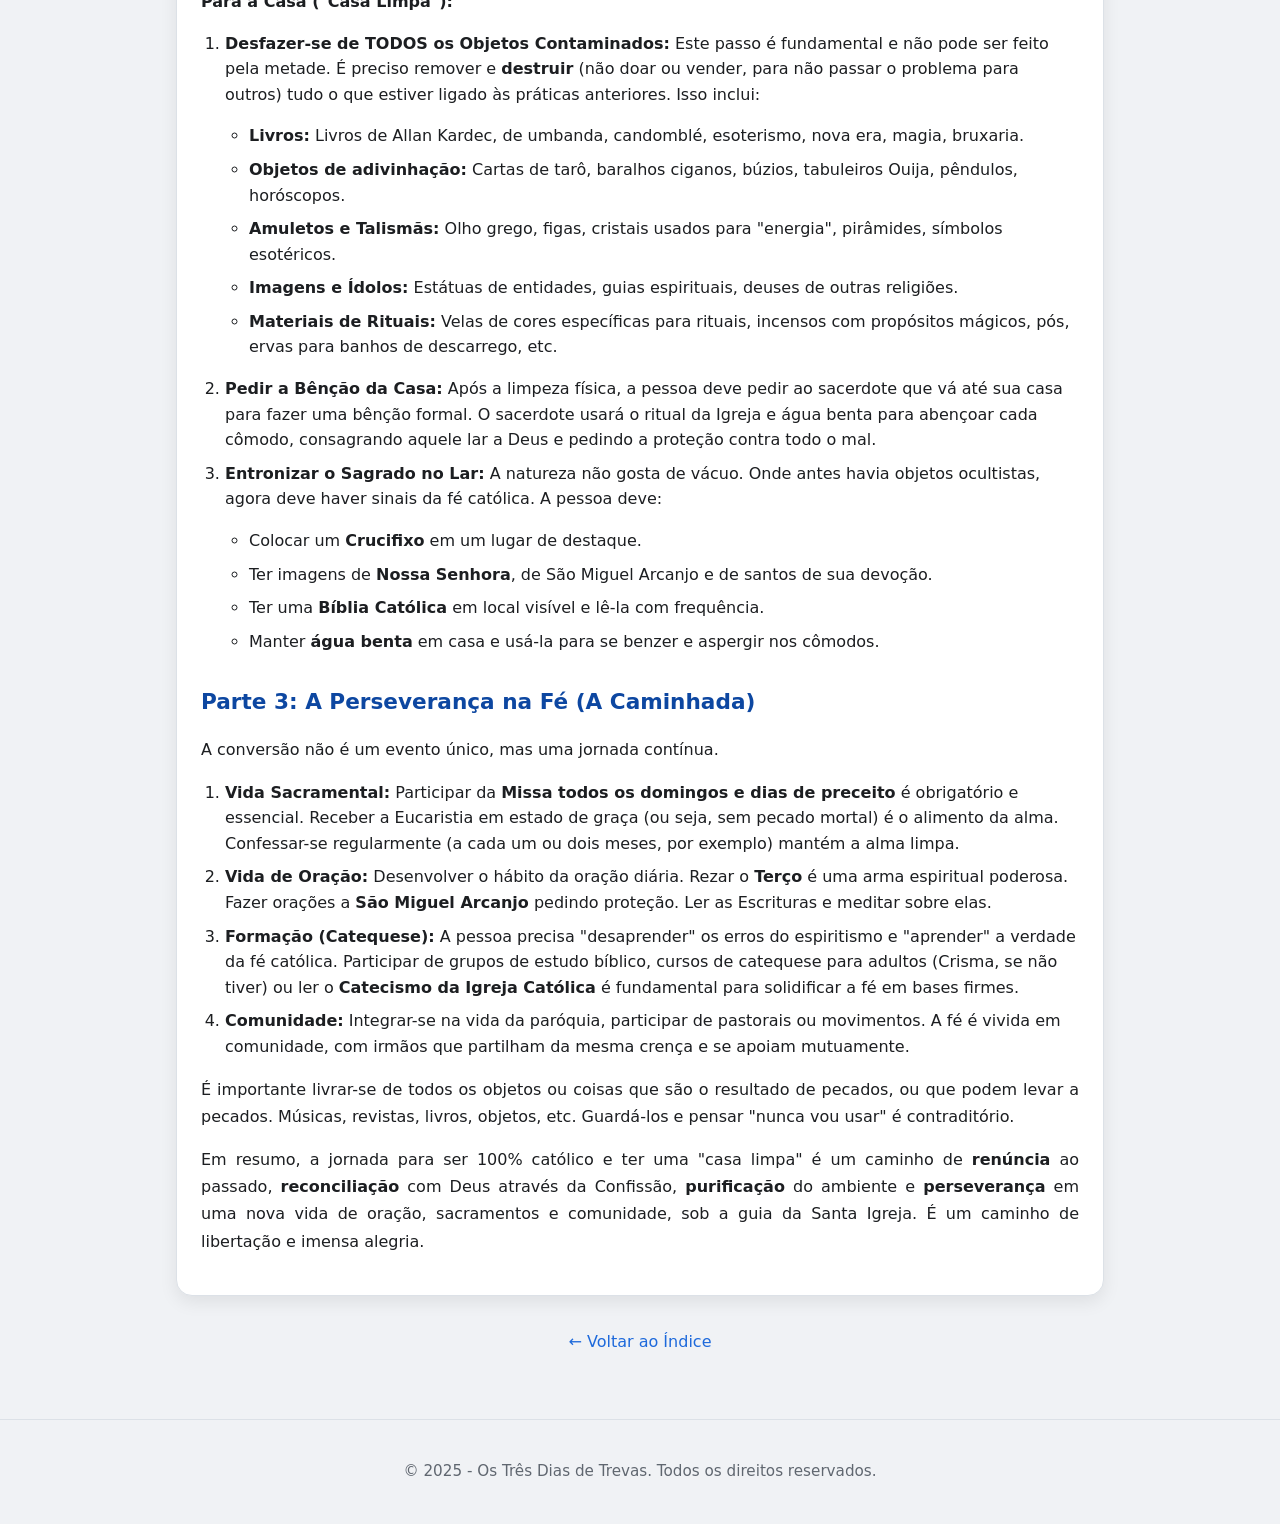
<file: porempratica.html>
<!DOCTYPE html>
<html lang="pt-br">

<head>
    <meta charset="UTF-8">
    <meta name="viewport" content="width=device-width, initial-scale=1.0">
    <link rel="stylesheet" href="estilo.css">
    
    <title>Guia de Conversão para Praticantes de Ocultismo - Os Três Dias de Trevas</title>
</head>

<body>

    <header>
        <h1>Os Três Dias de Trevas</h1>
        <div class="wrap" style="text-align: center; padding-top: 0.5rem;">
            <p><a href="index.html">← Voltar ao Índice</a></p>
        </div>
    </header>

    <main class="wrap">
        <section class="doc">
            
            <h2>Guia para uma pessoa que pratica atividades ocultistas e necromancia</h2>
                    
            <p><strong>Para que uma pessoa se torne 100% católica e tenha sua casa espiritualmente "limpa", ela precisará seguir um caminho que envolve arrependimento, renúncia, reconciliação e formação.</strong></p>

            <p><strong>Aqui está um guia passo a passo, baseado na doutrina e prática da Igreja Católica:</strong></p>

            <h3>Parte 1: A Conversão Pessoal (O Coração)</h3>

            <p>Antes de qualquer ação externa, a mudança deve começar no coração.</p>

            <ol>
                <li><strong>Arrependimento Sincero:</strong> A pessoa precisa reconhecer, com sinceridade, que as práticas do espiritismo, ocultismo e magia são gravemente contrárias ao Primeiro Mandamento ("Não terás outros deuses diante de mim"). Isso inclui entender que buscar poder ou conhecimento fora de Deus e dos meios que Ele estabeleceu (a Igreja, os Sacramentos, a oração) é uma ofensa ao Seu amor e soberania.</li>
                
                <li><strong>Ato de Fé:</strong> É fundamental professar a fé católica em sua totalidade. Isso significa crer que:
                    <ul>
                        <li>Jesus Cristo é o único Salvador e Mediador entre Deus e os homens.</li>
                        <li>A reencarnação é incompatível com a fé na ressurreição dos mortos e no juízo final.</li>
                        <li>A Igreja Católica foi fundada por Cristo como caminho seguro para a salvação.</li>
                        <li>A comunicação com os mortos (necromancia), praticada no espiritismo, é estritamente proibida pela Bíblia e pela Igreja.</li>
                    </ul>
                </li>

                <li><strong>Renúncia Explícita:</strong> A pessoa deve, em oração pessoal e depois diante de um sacerdote, renunciar formalmente a Satanás e a todas as suas obras e seduções, e especificamente renunciar a todo envolvimento com o espiritismo, magia, adivinhação (horóscopo, tarô, etc.) e qualquer outra forma de ocultismo.</li>
            </ol>

            <h3>Parte 2: A Ação Prática (A "Limpeza")</h3>

            <p>Com o coração decidido, seguem-se os passos práticos para se reconciliar com a Igreja e purificar o ambiente.</p>

            <h4>Para a Pessoa:</h4>
            <ol>
                <li><strong>Procurar um Sacerdote:</strong> Este é o passo mais crucial. A pessoa deve encontrar um padre de sua paróquia ou diocese, explicar sua situação com honestidade e pedir orientação. O sacerdote é o representante de Cristo e da Igreja que a guiará no processo.</li>

                <li><strong>Fazer uma Boa Confissão Sacramental:</strong> A Confissão é o sacramento da cura e do perdão. A pessoa deve confessar todos os seus pecados, sendo especialmente detalhista sobre seu envolvimento com o espiritismo e o ocultismo. Por exemplo:
                    <ul>
                        <li>"Padre, eu participei de sessões espíritas por X anos."</li>
                        <li>"Eu consultei cartomantes/médiuns/horóscopos para guiar minha vida."</li>
                        <li>"Eu pratiquei rituais de magia ou usei amuletos."</li>
                        <li>"Eu acreditei na doutrina da reencarnação e neguei a ressurreição."</li>
                    </ul>
                    A absolvição recebida do sacerdote no final da confissão limpa a alma, restaura a graça de Deus e reconcilia plenamente a pessoa com a Igreja.
                </li>
            </ol>

            <h4>Para a Casa ("Casa Limpa"):</h4>
            <ol>
                <li><strong>Desfazer-se de TODOS os Objetos Contaminados:</strong> Este passo é fundamental e não pode ser feito pela metade. É preciso remover e <strong>destruir</strong> (não doar ou vender, para não passar o problema para outros) tudo o que estiver ligado às práticas anteriores. Isso inclui:
                    <ul>
                        <li><strong>Livros:</strong> Livros de Allan Kardec, de umbanda, candomblé, esoterismo, nova era, magia, bruxaria.</li>
                        <li><strong>Objetos de adivinhação:</strong> Cartas de tarô, baralhos ciganos, búzios, tabuleiros Ouija, pêndulos, horóscopos.</li>
                        <li><strong>Amuletos e Talismãs:</strong> Olho grego, figas, cristais usados para "energia", pirâmides, símbolos esotéricos.</li>
                        <li><strong>Imagens e Ídolos:</strong> Estátuas de entidades, guias espirituais, deuses de outras religiões.</li>
                        <li><strong>Materiais de Rituais:</strong> Velas de cores específicas para rituais, incensos com propósitos mágicos, pós, ervas para banhos de descarrego, etc.</li>
                    </ul>
                </li>

                <li><strong>Pedir a Bênção da Casa:</strong> Após a limpeza física, a pessoa deve pedir ao sacerdote que vá até sua casa para fazer uma bênção formal. O sacerdote usará o ritual da Igreja e água benta para abençoar cada cômodo, consagrando aquele lar a Deus e pedindo a proteção contra todo o mal.</li>
                
                <li><strong>Entronizar o Sagrado no Lar:</strong> A natureza não gosta de vácuo. Onde antes havia objetos ocultistas, agora deve haver sinais da fé católica. A pessoa deve:
                    <ul>
                        <li>Colocar um <strong>Crucifixo</strong> em um lugar de destaque.</li>
                        <li>Ter imagens de <strong>Nossa Senhora</strong>, de São Miguel Arcanjo e de santos de sua devoção.</li>
                        <li>Ter uma <strong>Bíblia Católica</strong> em local visível e lê-la com frequência.</li>
                        <li>Manter <strong>água benta</strong> em casa e usá-la para se benzer e aspergir nos cômodos.</li>
                    </ul>
                </li>
            </ol>

            <h3>Parte 3: A Perseverança na Fé (A Caminhada)</h3>

            <p>A conversão não é um evento único, mas uma jornada contínua.</p>

            <ol>
                <li><strong>Vida Sacramental:</strong> Participar da <strong>Missa todos os domingos e dias de preceito</strong> é obrigatório e essencial. Receber a Eucaristia em estado de graça (ou seja, sem pecado mortal) é o alimento da alma. Confessar-se regularmente (a cada um ou dois meses, por exemplo) mantém a alma limpa.</li>
                
                <li><strong>Vida de Oração:</strong> Desenvolver o hábito da oração diária. Rezar o <strong>Terço</strong> é uma arma espiritual poderosa. Fazer orações a <strong>São Miguel Arcanjo</strong> pedindo proteção. Ler as Escrituras e meditar sobre elas.</li>

                <li><strong>Formação (Catequese):</strong> A pessoa precisa "desaprender" os erros do espiritismo e "aprender" a verdade da fé católica. Participar de grupos de estudo bíblico, cursos de catequese para adultos (Crisma, se não tiver) ou ler o <strong>Catecismo da Igreja Católica</strong> é fundamental para solidificar a fé em bases firmes.</li>

                <li><strong>Comunidade:</strong> Integrar-se na vida da paróquia, participar de pastorais ou movimentos. A fé é vivida em comunidade, com irmãos que partilham da mesma crença e se apoiam mutuamente.</li>
            </ol>

            <p>É importante livrar-se de todos os objetos ou coisas que são o resultado de pecados, ou que podem levar a pecados. Músicas, revistas, livros, objetos, etc. Guardá-los e pensar "nunca vou usar" é contraditório.</p>

            <p>Em resumo, a jornada para ser 100% católico e ter uma "casa limpa" é um caminho de <strong>renúncia</strong> ao passado, <strong>reconciliação</strong> com Deus através da Confissão, <strong>purificação</strong> do ambiente e <strong>perseverança</strong> em uma nova vida de oração, sacramentos e comunidade, sob a guia da Santa Igreja. É um caminho de libertação e imensa alegria.</p>

        </section>

        <p style="text-align: center; margin-top: 2rem;">
            <a href="index.html">← Voltar ao Índice</a>
        </p>
    </main>

    <footer>
        <p>&copy; 2025 - Os Três Dias de Trevas. Todos os direitos reservados.</p>
    </footer>

</body>
</html>
</file>
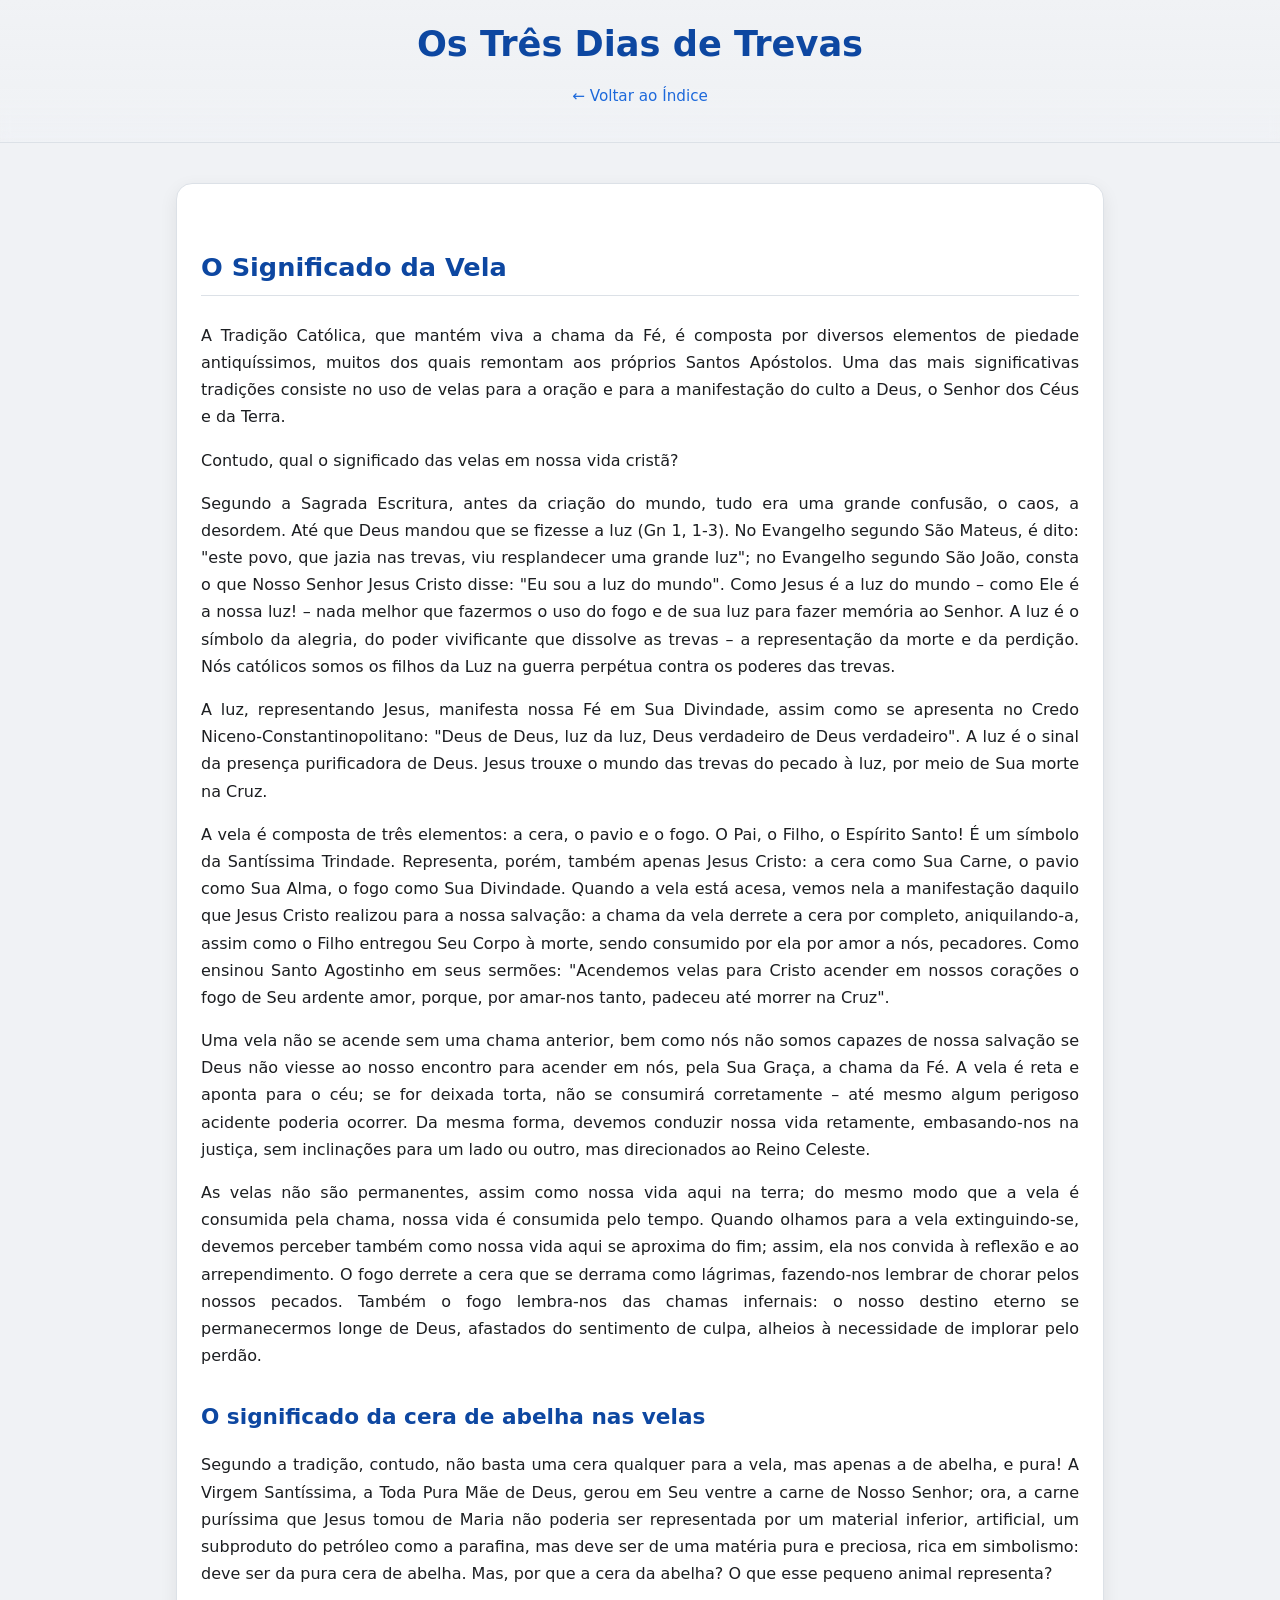
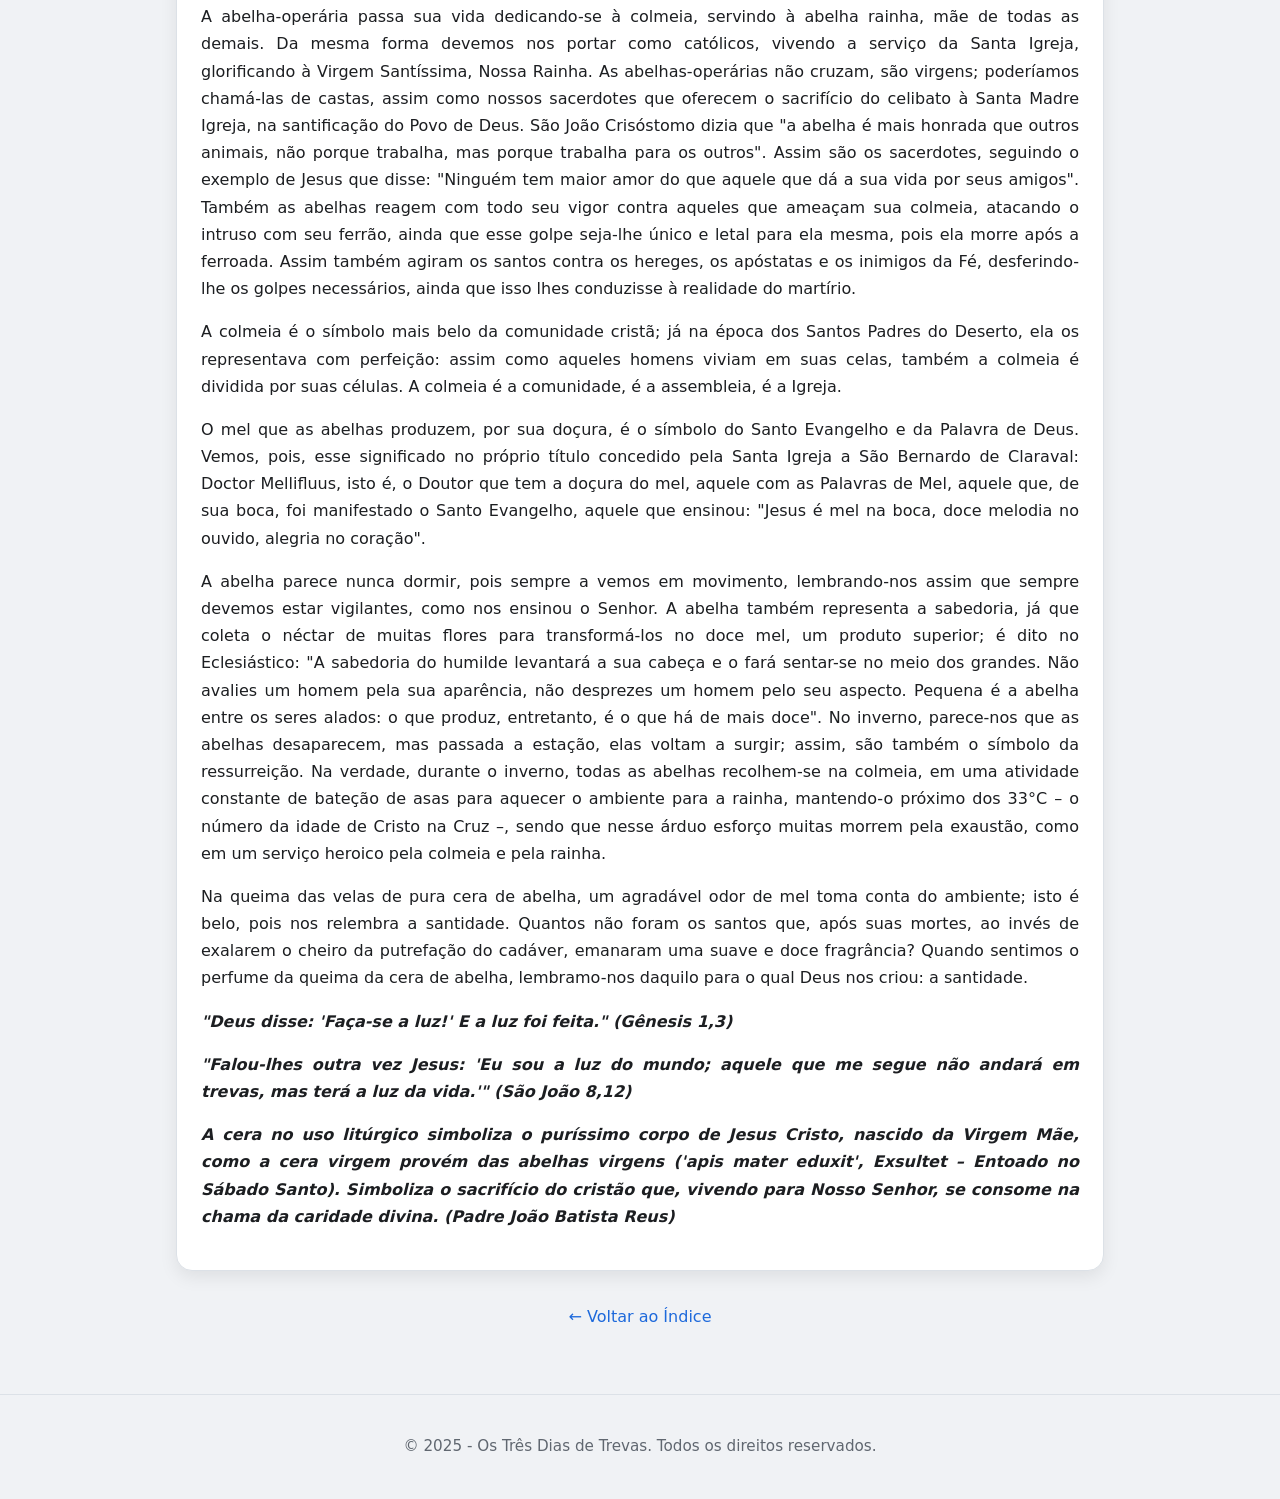
<file: velasvidacrista.html>
<!DOCTYPE html>
<html lang="pt-br">

<head>
    <meta charset="UTF-8">
    <meta name="viewport" content="width=device-width, initial-scale=1.0">
    <link rel="stylesheet" href="estilo.css">
    
    <title>O Significado da Vela na Vida Cristã - Os Três Dias de Trevas</title>
</head>

<body>

    <header>
        <h1>Os Três Dias de Trevas</h1>
        <div class="wrap" style="text-align: center; padding-top: 0.5rem;">
            <p><a href="index.html">← Voltar ao Índice</a></p>
        </div>
    </header>

    <main class="wrap">
        <section class="doc">
            
            <h2>O Significado da Vela</h2>
            
            <p>A Tradição Católica, que mantém viva a chama da Fé, é composta por diversos elementos de piedade antiquíssimos, muitos dos quais remontam aos próprios Santos Apóstolos. Uma das mais significativas tradições consiste no uso de velas para a oração e para a manifestação do culto a Deus, o Senhor dos Céus e da Terra.</p>

            <p>Contudo, qual o significado das velas em nossa vida cristã?</p>

            <p>Segundo a Sagrada Escritura, antes da criação do mundo, tudo era uma grande confusão, o caos, a desordem. Até que Deus mandou que se fizesse a luz (Gn 1, 1-3). No Evangelho segundo São Mateus, é dito: "este povo, que jazia nas trevas, viu resplandecer uma grande luz"; no Evangelho segundo São João, consta o que Nosso Senhor Jesus Cristo disse: "Eu sou a luz do mundo". Como Jesus é a luz do mundo – como Ele é a nossa luz! – nada melhor que fazermos o uso do fogo e de sua luz para fazer memória ao Senhor. A luz é o símbolo da alegria, do poder vivificante que dissolve as trevas – a representação da morte e da perdição. Nós católicos somos os filhos da Luz na guerra perpétua contra os poderes das trevas.</p>

            <p>A luz, representando Jesus, manifesta nossa Fé em Sua Divindade, assim como se apresenta no Credo Niceno-Constantinopolitano: "Deus de Deus, luz da luz, Deus verdadeiro de Deus verdadeiro". A luz é o sinal da presença purificadora de Deus. Jesus trouxe o mundo das trevas do pecado à luz, por meio de Sua morte na Cruz.</p>

            <p>A vela é composta de três elementos: a cera, o pavio e o fogo. O Pai, o Filho, o Espírito Santo! É um símbolo da Santíssima Trindade. Representa, porém, também apenas Jesus Cristo: a cera como Sua Carne, o pavio como Sua Alma, o fogo como Sua Divindade. Quando a vela está acesa, vemos nela a manifestação daquilo que Jesus Cristo realizou para a nossa salvação: a chama da vela derrete a cera por completo, aniquilando-a, assim como o Filho entregou Seu Corpo à morte, sendo consumido por ela por amor a nós, pecadores. Como ensinou Santo Agostinho em seus sermões: "Acendemos velas para Cristo acender em nossos corações o fogo de Seu ardente amor, porque, por amar-nos tanto, padeceu até morrer na Cruz".</p>

            <p>Uma vela não se acende sem uma chama anterior, bem como nós não somos capazes de nossa salvação se Deus não viesse ao nosso encontro para acender em nós, pela Sua Graça, a chama da Fé. A vela é reta e aponta para o céu; se for deixada torta, não se consumirá corretamente – até mesmo algum perigoso acidente poderia ocorrer. Da mesma forma, devemos conduzir nossa vida retamente, embasando-nos na justiça, sem inclinações para um lado ou outro, mas direcionados ao Reino Celeste.</p>

            <p>As velas não são permanentes, assim como nossa vida aqui na terra; do mesmo modo que a vela é consumida pela chama, nossa vida é consumida pelo tempo. Quando olhamos para a vela extinguindo-se, devemos perceber também como nossa vida aqui se aproxima do fim; assim, ela nos convida à reflexão e ao arrependimento. O fogo derrete a cera que se derrama como lágrimas, fazendo-nos lembrar de chorar pelos nossos pecados. Também o fogo lembra-nos das chamas infernais: o nosso destino eterno se permanecermos longe de Deus, afastados do sentimento de culpa, alheios à necessidade de implorar pelo perdão.</p>

            <h3>O significado da cera de abelha nas velas</h3>

            <p>Segundo a tradição, contudo, não basta uma cera qualquer para a vela, mas apenas a de abelha, e pura! A Virgem Santíssima, a Toda Pura Mãe de Deus, gerou em Seu ventre a carne de Nosso Senhor; ora, a carne puríssima que Jesus tomou de Maria não poderia ser representada por um material inferior, artificial, um subproduto do petróleo como a parafina, mas deve ser de uma matéria pura e preciosa, rica em simbolismo: deve ser da pura cera de abelha. Mas, por que a cera da abelha? O que esse pequeno animal representa?</p>

            <p>A abelha-operária passa sua vida dedicando-se à colmeia, servindo à abelha rainha, mãe de todas as demais. Da mesma forma devemos nos portar como católicos, vivendo a serviço da Santa Igreja, glorificando à Virgem Santíssima, Nossa Rainha. As abelhas-operárias não cruzam, são virgens; poderíamos chamá-las de castas, assim como nossos sacerdotes que oferecem o sacrifício do celibato à Santa Madre Igreja, na santificação do Povo de Deus. São João Crisóstomo dizia que "a abelha é mais honrada que outros animais, não porque trabalha, mas porque trabalha para os outros". Assim são os sacerdotes, seguindo o exemplo de Jesus que disse: "Ninguém tem maior amor do que aquele que dá a sua vida por seus amigos". Também as abelhas reagem com todo seu vigor contra aqueles que ameaçam sua colmeia, atacando o intruso com seu ferrão, ainda que esse golpe seja-lhe único e letal para ela mesma, pois ela morre após a ferroada. Assim também agiram os santos contra os hereges, os apóstatas e os inimigos da Fé, desferindo-lhe os golpes necessários, ainda que isso lhes conduzisse à realidade do martírio.</p>

            <p>A colmeia é o símbolo mais belo da comunidade cristã; já na época dos Santos Padres do Deserto, ela os representava com perfeição: assim como aqueles homens viviam em suas celas, também a colmeia é dividida por suas células. A colmeia é a comunidade, é a assembleia, é a Igreja.</p>

            <p>O mel que as abelhas produzem, por sua doçura, é o símbolo do Santo Evangelho e da Palavra de Deus. Vemos, pois, esse significado no próprio título concedido pela Santa Igreja a São Bernardo de Claraval: Doctor Mellifluus, isto é, o Doutor que tem a doçura do mel, aquele com as Palavras de Mel, aquele que, de sua boca, foi manifestado o Santo Evangelho, aquele que ensinou: "Jesus é mel na boca, doce melodia no ouvido, alegria no coração".</p>

            <p>A abelha parece nunca dormir, pois sempre a vemos em movimento, lembrando-nos assim que sempre devemos estar vigilantes, como nos ensinou o Senhor. A abelha também representa a sabedoria, já que coleta o néctar de muitas flores para transformá-los no doce mel, um produto superior; é dito no Eclesiástico: "A sabedoria do humilde levantará a sua cabeça e o fará sentar-se no meio dos grandes. Não avalies um homem pela sua aparência, não desprezes um homem pelo seu aspecto. Pequena é a abelha entre os seres alados: o que produz, entretanto, é o que há de mais doce". No inverno, parece-nos que as abelhas desaparecem, mas passada a estação, elas voltam a surgir; assim, são também o símbolo da ressurreição. Na verdade, durante o inverno, todas as abelhas recolhem-se na colmeia, em uma atividade constante de bateção de asas para aquecer o ambiente para a rainha, mantendo-o próximo dos 33°C – o número da idade de Cristo na Cruz –, sendo que nesse árduo esforço muitas morrem pela exaustão, como em um serviço heroico pela colmeia e pela rainha.</p>

            <p>Na queima das velas de pura cera de abelha, um agradável odor de mel toma conta do ambiente; isto é belo, pois nos relembra a santidade. Quantos não foram os santos que, após suas mortes, ao invés de exalarem o cheiro da putrefação do cadáver, emanaram uma suave e doce fragrância? Quando sentimos o perfume da queima da cera de abelha, lembramo-nos daquilo para o qual Deus nos criou: a santidade.</p>

            <blockquote>
                <p><strong><em>"Deus disse: 'Faça-se a luz!' E a luz foi feita." (Gênesis 1,3)</em></strong></p>
            </blockquote>
            
            <blockquote>
                <p><strong><em>"Falou-lhes outra vez Jesus: 'Eu sou a luz do mundo; aquele que me segue não andará em trevas, mas terá a luz da vida.'" (São João 8,12)</em></strong></p>
            </blockquote>

            <blockquote>
                <p><strong><em>A cera no uso litúrgico simboliza o puríssimo corpo de Jesus Cristo, nascido da Virgem Mãe, como a cera virgem provém das abelhas virgens ('apis mater eduxit', Exsultet – Entoado no Sábado Santo). Simboliza o sacrifício do cristão que, vivendo para Nosso Senhor, se consome na chama da caridade divina. (Padre João Batista Reus)</em></strong></p>
            </blockquote>

        </section>

        <p style="text-align: center; margin-top: 2rem;">
            <a href="index.html">← Voltar ao Índice</a>
        </p>
    </main>

    <footer>
        <p>&copy; 2025 - Os Três Dias de Trevas. Todos os direitos reservados.</p>
    </footer>

</body>
</html>
</file>
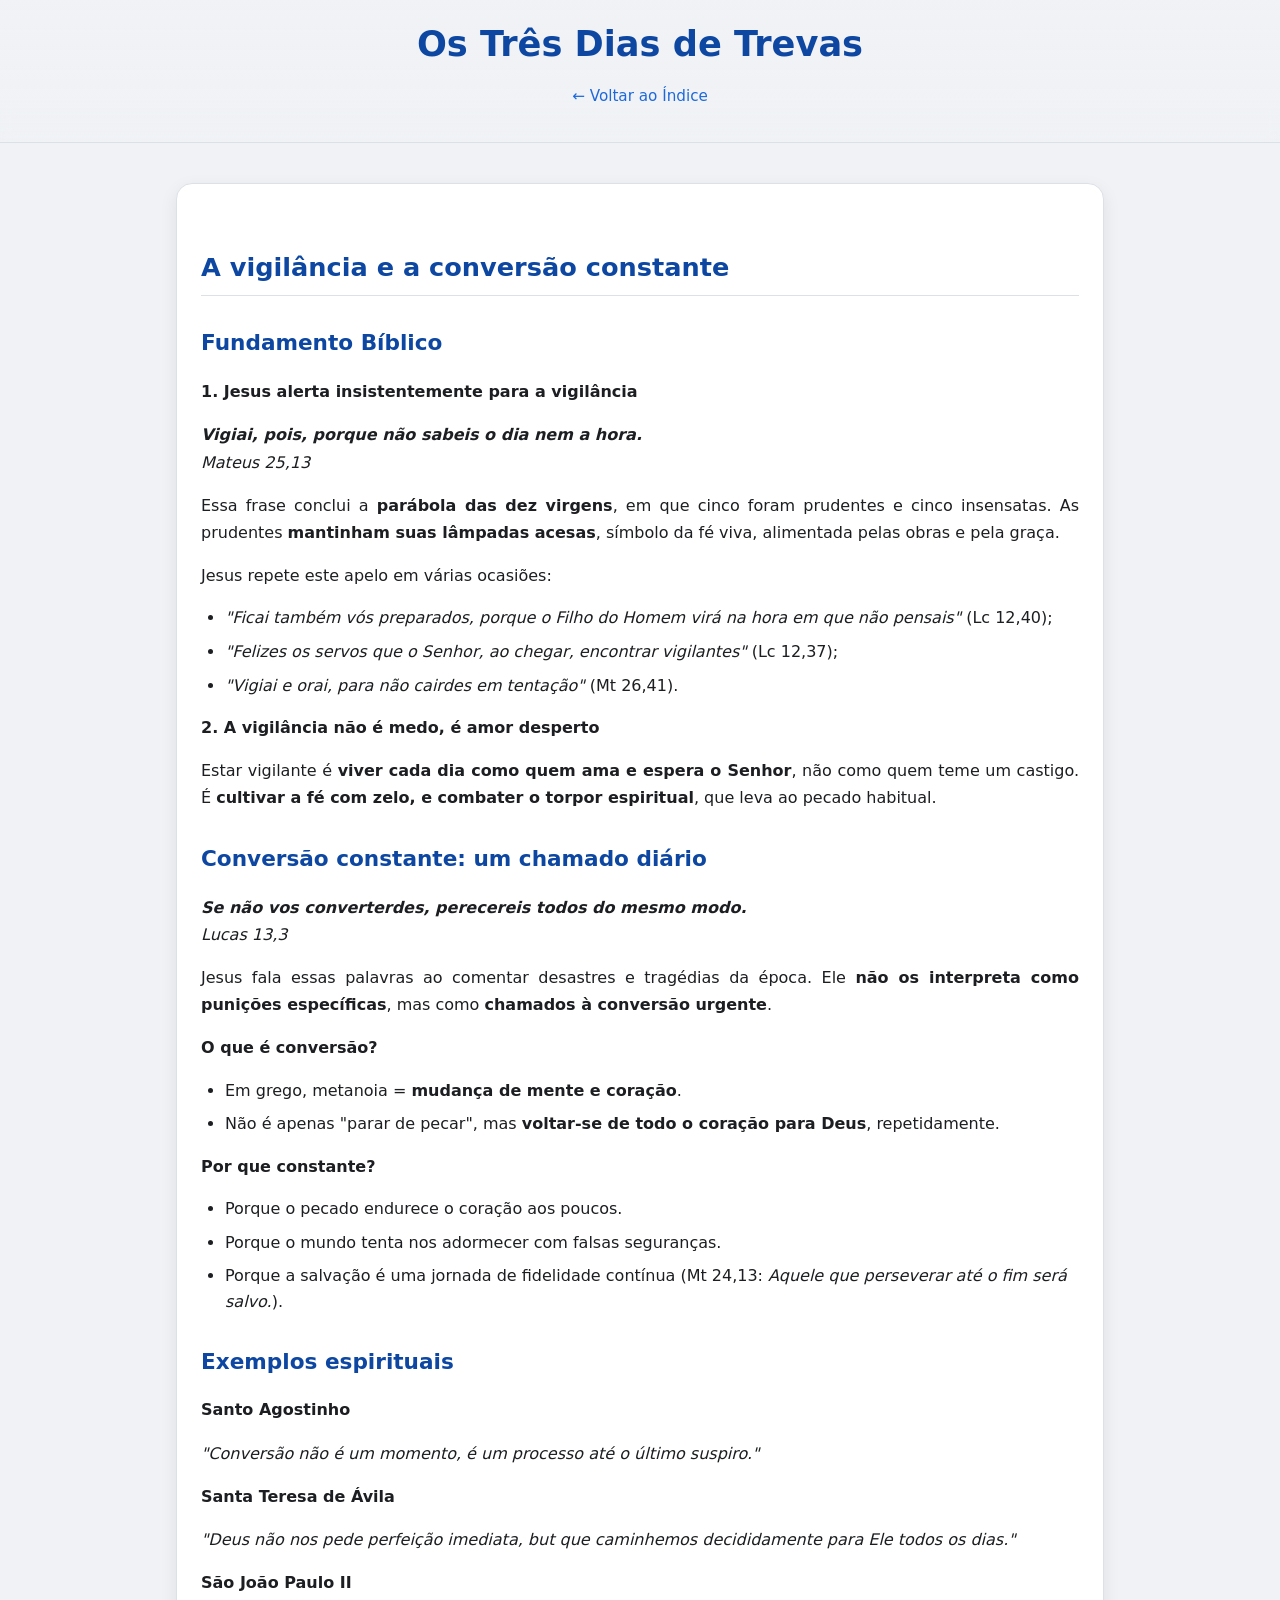
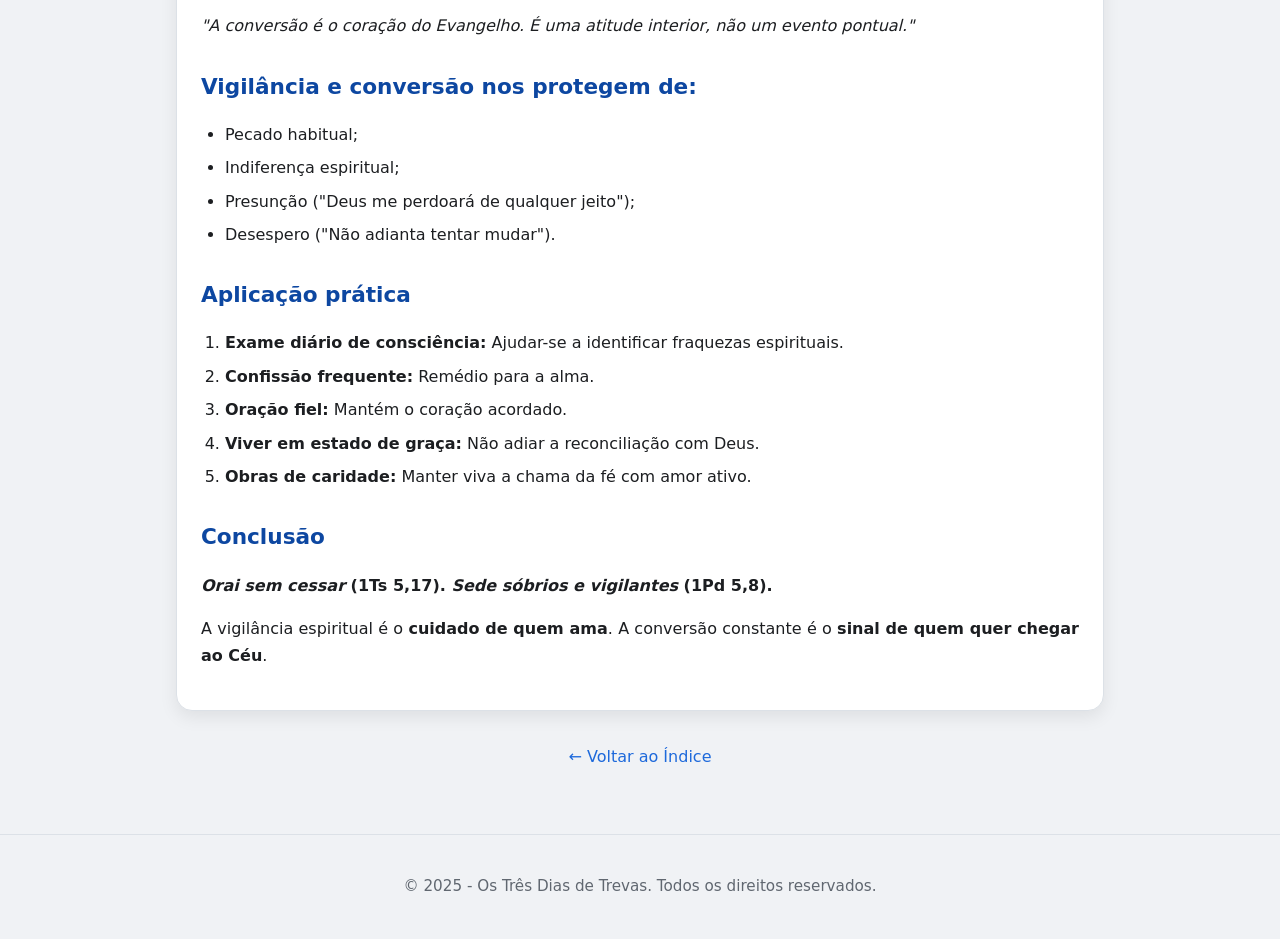
<file: vigilancia.html>
<!DOCTYPE html>
<html lang="pt-br">

<head>
    <meta charset="UTF-8">
    <meta name="viewport" content="width=device-width, initial-scale=1.0">
    <link rel="stylesheet" href="estilo.css">
    
    <title>A Vigilância e a Conversão Constante - Os Três Dias de Trevas</title>
</head>

<body>

    <header>
        <h1>Os Três Dias de Trevas</h1>
        <div class="wrap" style="text-align: center; padding-top: 0.5rem;">
            <p><a href="index.html">← Voltar ao Índice</a></p>
        </div>
    </header>

    <main class="wrap">
        <section class="doc">
            
            <h2>A vigilância e a conversão constante</h2>

            <h3>Fundamento Bíblico</h3>

            <p><strong>1. Jesus alerta insistentemente para a vigilância</strong></p>
            <p><strong><em>Vigiai, pois, porque não sabeis o dia nem a hora.</em></strong><br><em>Mateus 25,13</em></p>
            <p>Essa frase conclui a <strong>parábola das dez virgens</strong>, em que cinco foram prudentes e cinco insensatas. As prudentes <strong>mantinham suas lâmpadas acesas</strong>, símbolo da fé viva, alimentada pelas obras e pela graça.</p>
            <p>Jesus repete este apelo em várias ocasiões:</p>
            <ul>
                <li><em>"Ficai também vós preparados, porque o Filho do Homem virá na hora em que não pensais"</em> (Lc 12,40);</li>
                <li><em>"Felizes os servos que o Senhor, ao chegar, encontrar vigilantes"</em> (Lc 12,37);</li>
                <li><em>"Vigiai e orai, para não cairdes em tentação"</em> (Mt 26,41).</li>
            </ul>

            <p><strong>2. A vigilância não é medo, é amor desperto</strong></p>
            <p>Estar vigilante é <strong>viver cada dia como quem ama e espera o Senhor</strong>, não como quem teme um castigo. É <strong>cultivar a fé com zelo, e combater o torpor espiritual</strong>, que leva ao pecado habitual.</p>

            <h3>Conversão constante: um chamado diário</h3>
            <p><strong><em>Se não vos converterdes, perecereis todos do mesmo modo.</em></strong><br><em>Lucas 13,3</em></p>
            <p>Jesus fala essas palavras ao comentar desastres e tragédias da época. Ele <strong>não os interpreta como punições específicas</strong>, mas como <strong>chamados à conversão urgente</strong>.</p>
            
            <p><strong>O que é conversão?</strong></p>
            <ul>
                <li>Em grego, metanoia = <strong>mudança de mente e coração</strong>.</li>
                <li>Não é apenas "parar de pecar", mas <strong>voltar-se de todo o coração para Deus</strong>, repetidamente.</li>
            </ul>

            <p><strong>Por que constante?</strong></p>
            <ul>
                <li>Porque o pecado endurece o coração aos poucos.</li>
                <li>Porque o mundo tenta nos adormecer com falsas seguranças.</li>
                <li>Porque a salvação é uma jornada de fidelidade contínua (Mt 24,13: <em>Aquele que perseverar até o fim será salvo.</em>).</li>
            </ul>

            <h3>Exemplos espirituais</h3>
            
            <p><strong>Santo Agostinho</strong></p>
            <blockquote>
                <p><em>"Conversão não é um momento, é um processo até o último suspiro."</em></p>
            </blockquote>

            <p><strong>Santa Teresa de Ávila</strong></p>
            <blockquote>
                <p><em>"Deus não nos pede perfeição imediata, but que caminhemos decididamente para Ele todos os dias."</em></p>
            </blockquote>

            <p><strong>São João Paulo II</strong></p>
            <blockquote>
                <p><em>"A conversão é o coração do Evangelho. É uma atitude interior, não um evento pontual."</em></p>
            </blockquote>

            <h3>Vigilância e conversão nos protegem de:</h3>
            <ul>
                <li>Pecado habitual;</li>
                <li>Indiferença espiritual;</li>
                <li>Presunção ("Deus me perdoará de qualquer jeito");</li>
                <li>Desespero ("Não adianta tentar mudar").</li>
            </ul>

            <h3>Aplicação prática</h3>
            <ol>
                <li><strong>Exame diário de consciência:</strong> Ajudar-se a identificar fraquezas espirituais.</li>
                <li><strong>Confissão frequente:</strong> Remédio para a alma.</li>
                <li><strong>Oração fiel:</strong> Mantém o coração acordado.</li>
                <li><strong>Viver em estado de graça:</strong> Não adiar a reconciliação com Deus.</li>
                <li><strong>Obras de caridade:</strong> Manter viva a chama da fé com amor ativo.</li>
            </ol>
            
            <h3>Conclusão</h3>
            <p><strong><em>Orai sem cessar</em> (1Ts 5,17). <em>Sede sóbrios e vigilantes</em> (1Pd 5,8).</strong></p>
            <p>A vigilância espiritual é o <strong>cuidado de quem ama</strong>. A conversão constante é o <strong>sinal de quem quer chegar ao Céu</strong>.</p>

        </section>

        <p style="text-align: center; margin-top: 2rem;">
            <a href="index.html">← Voltar ao Índice</a>
        </p>
    </main>

    <footer>
        <p>&copy; 2025 - Os Três Dias de Trevas. Todos os direitos reservados.</p>
    </footer>

</body>
</html>
</file>
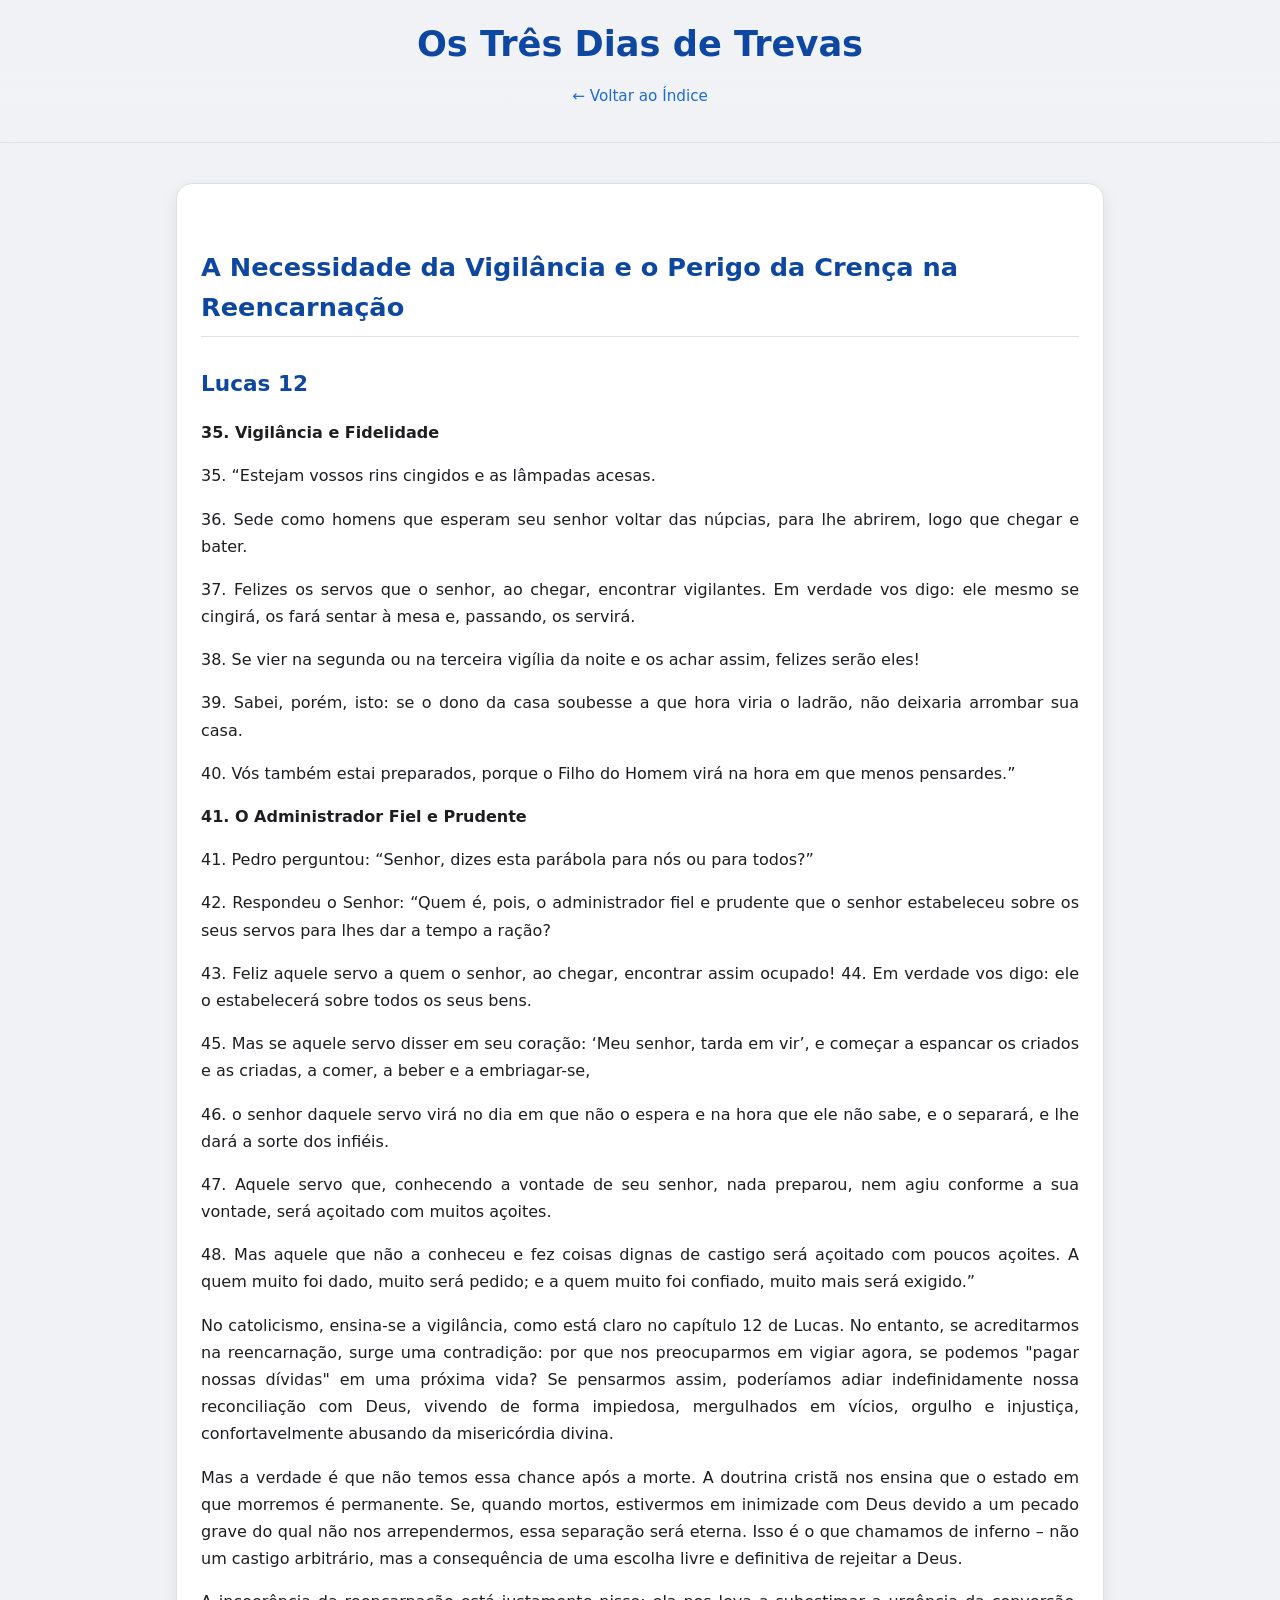
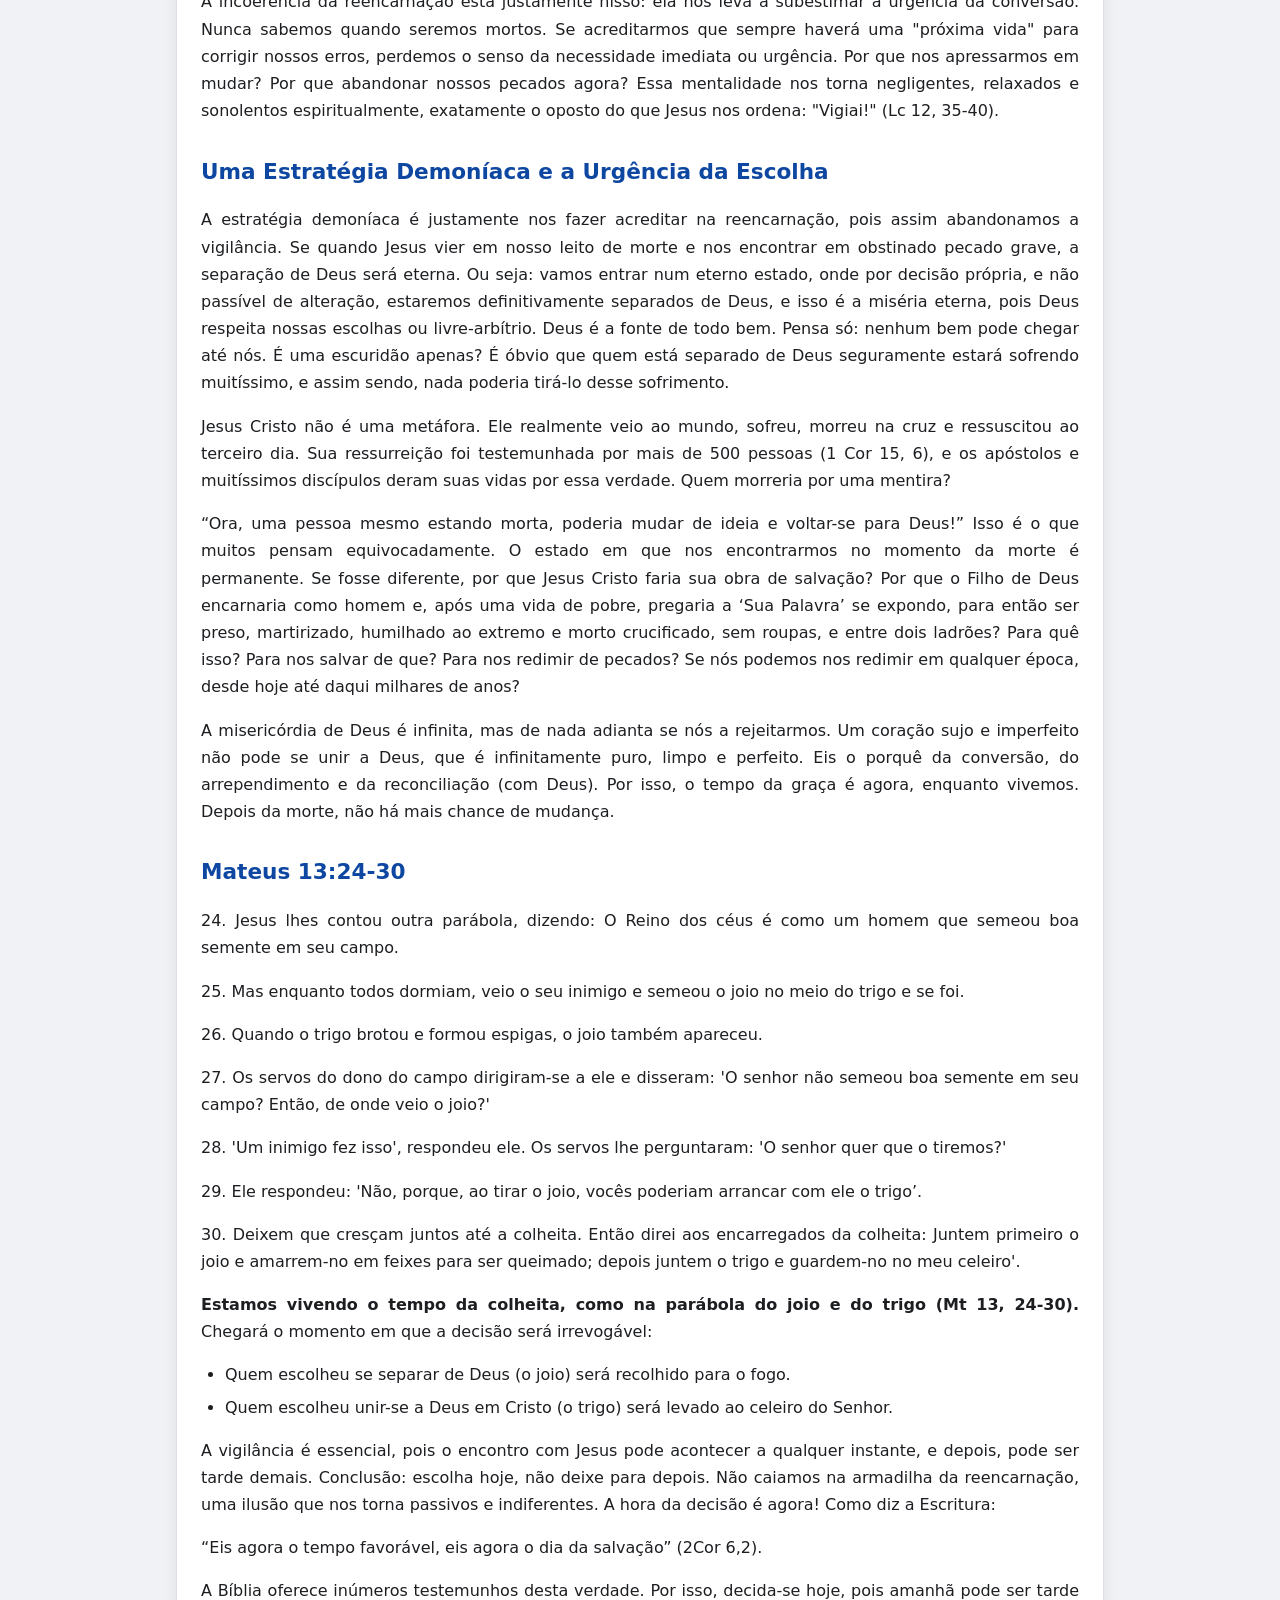
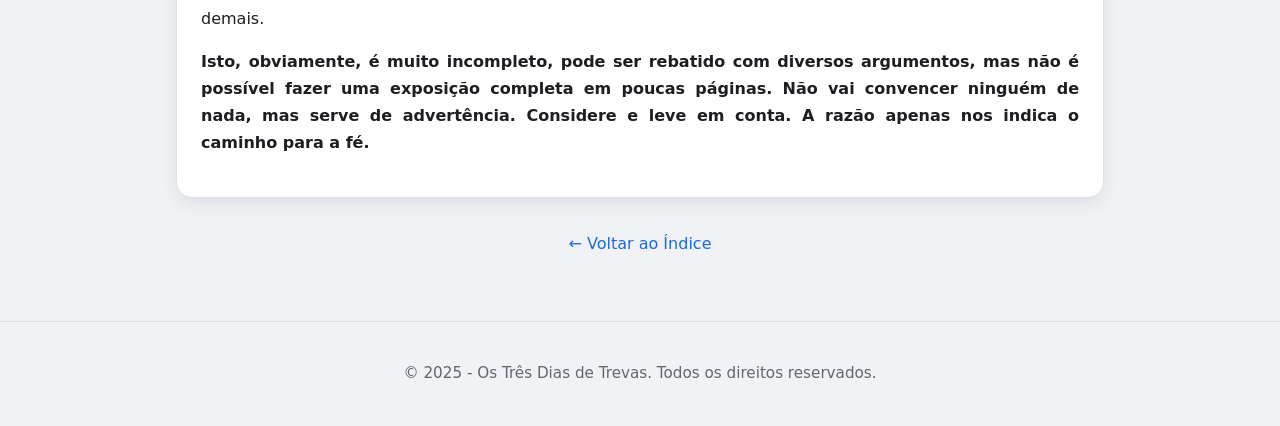
<file: vigilanciareencarnacao.html>
<!DOCTYPE html>
<html lang="pt-br">

<head>
    <meta charset="UTF-8">
    <meta name="viewport" content="width=device-width, initial-scale=1.0">
    <link rel="stylesheet" href="estilo.css">
    
    <title>Vigilância e o Perigo da Reencarnação - Os Três Dias de Trevas</title>
</head>

<body>

    <header>
        <h1>Os Três Dias de Trevas</h1>
        <div class="wrap" style="text-align: center; padding-top: 0.5rem;">
            <p><a href="index.html">← Voltar ao Índice</a></p>
        </div>
    </header>

    <main class="wrap">
        <section class="doc">
            
            <h2>A Necessidade da Vigilância e o Perigo da Crença na Reencarnação</h2>

            <h3>Lucas 12</h3>
            <blockquote>
                <p><strong>35. Vigilância e Fidelidade</strong></p>
                <p>35. “Estejam vossos rins cingidos e as lâmpadas acesas.</p>
                <p>36. Sede como homens que esperam seu senhor voltar das núpcias, para lhe abrirem, logo que chegar e bater.</p>
                <p>37. Felizes os servos que o senhor, ao chegar, encontrar vigilantes. Em verdade vos digo: ele mesmo se cingirá, os fará sentar à mesa e, passando, os servirá.</p>
                <p>38. Se vier na segunda ou na terceira vigília da noite e os achar assim, felizes serão eles!</p>
                <p>39. Sabei, porém, isto: se o dono da casa soubesse a que hora viria o ladrão, não deixaria arrombar sua casa.</p>
                <p>40. Vós também estai preparados, porque o Filho do Homem virá na hora em que menos pensardes.”</p>
                <p><strong>41. O Administrador Fiel e Prudente</strong></p>
                <p>41. Pedro perguntou: “Senhor, dizes esta parábola para nós ou para todos?”</p>
                <p>42. Respondeu o Senhor: “Quem é, pois, o administrador fiel e prudente que o senhor estabeleceu sobre os seus servos para lhes dar a tempo a ração?</p>
                <p>43. Feliz aquele servo a quem o senhor, ao chegar, encontrar assim ocupado! 44. Em verdade vos digo: ele o estabelecerá sobre todos os seus bens.</p>
                <p>45. Mas se aquele servo disser em seu coração: ‘Meu senhor, tarda em vir’, e começar a espancar os criados e as criadas, a comer, a beber e a embriagar-se,</p>
                <p>46. o senhor daquele servo virá no dia em que não o espera e na hora que ele não sabe, e o separará, e lhe dará a sorte dos infiéis.</p>
                <p>47. Aquele servo que, conhecendo a vontade de seu senhor, nada preparou, nem agiu conforme a sua vontade, será açoitado com muitos açoites.</p>
                <p>48. Mas aquele que não a conheceu e fez coisas dignas de castigo será açoitado com poucos açoites. A quem muito foi dado, muito será pedido; e a quem muito foi confiado, muito mais será exigido.”</p>
            </blockquote>

            <p>No catolicismo, ensina-se a vigilância, como está claro no capítulo 12 de Lucas. No entanto, se acreditarmos na reencarnação, surge uma contradição: por que nos preocuparmos em vigiar agora, se podemos "pagar nossas dívidas" em uma próxima vida? Se pensarmos assim, poderíamos adiar indefinidamente nossa reconciliação com Deus, vivendo de forma impiedosa, mergulhados em vícios, orgulho e injustiça, confortavelmente abusando da misericórdia divina.</p>
            
            <p>Mas a verdade é que não temos essa chance após a morte. A doutrina cristã nos ensina que o estado em que morremos é permanente. Se, quando mortos, estivermos em inimizade com Deus devido a um pecado grave do qual não nos arrependermos, essa separação será eterna. Isso é o que chamamos de inferno – não um castigo arbitrário, mas a consequência de uma escolha livre e definitiva de rejeitar a Deus.</p>

            <p>A incoerência da reencarnação está justamente nisso: ela nos leva a subestimar a urgência da conversão. Nunca sabemos quando seremos mortos. Se acreditarmos que sempre haverá uma "próxima vida" para corrigir nossos erros, perdemos o senso da necessidade imediata ou urgência. Por que nos apressarmos em mudar? Por que abandonar nossos pecados agora? Essa mentalidade nos torna negligentes, relaxados e sonolentos espiritualmente, exatamente o oposto do que Jesus nos ordena: "Vigiai!" (Lc 12, 35-40).</p>

            <h3>Uma Estratégia Demoníaca e a Urgência da Escolha</h3>
            
            <p>A estratégia demoníaca é justamente nos fazer acreditar na reencarnação, pois assim abandonamos a vigilância. Se quando Jesus vier em nosso leito de morte e nos encontrar em obstinado pecado grave, a separação de Deus será eterna. Ou seja: vamos entrar num eterno estado, onde por decisão própria, e não passível de alteração, estaremos definitivamente separados de Deus, e isso é a miséria eterna, pois Deus respeita nossas escolhas ou livre-arbítrio. Deus é a fonte de todo bem. Pensa só: nenhum bem pode chegar até nós. É uma escuridão apenas? É óbvio que quem está separado de Deus seguramente estará sofrendo muitíssimo, e assim sendo, nada poderia tirá-lo desse sofrimento.</p>
            
            <p>Jesus Cristo não é uma metáfora. Ele realmente veio ao mundo, sofreu, morreu na cruz e ressuscitou ao terceiro dia. Sua ressurreição foi testemunhada por mais de 500 pessoas (1 Cor 15, 6), e os apóstolos e muitíssimos discípulos deram suas vidas por essa verdade. Quem morreria por uma mentira?</p>
            
            <p>“Ora, uma pessoa mesmo estando morta, poderia mudar de ideia e voltar-se para Deus!” Isso é o que muitos pensam equivocadamente. O estado em que nos encontrarmos no momento da morte é permanente. Se fosse diferente, por que Jesus Cristo faria sua obra de salvação? Por que o Filho de Deus encarnaria como homem e, após uma vida de pobre, pregaria a ‘Sua Palavra’ se expondo, para então ser preso, martirizado, humilhado ao extremo e morto crucificado, sem roupas, e entre dois ladrões? Para quê isso? Para nos salvar de que? Para nos redimir de pecados? Se nós podemos nos redimir em qualquer época, desde hoje até daqui milhares de anos?</p>
            
            <p>A misericórdia de Deus é infinita, mas de nada adianta se nós a rejeitarmos. Um coração sujo e imperfeito não pode se unir a Deus, que é infinitamente puro, limpo e perfeito. Eis o porquê da conversão, do arrependimento e da reconciliação (com Deus). Por isso, o tempo da graça é agora, enquanto vivemos. Depois da morte, não há mais chance de mudança.</p>

            <h3>Mateus 13:24-30</h3>
            <blockquote>
                <p>24. Jesus lhes contou outra parábola, dizendo: O Reino dos céus é como um homem que semeou boa semente em seu campo.</p>
                <p>25. Mas enquanto todos dormiam, veio o seu inimigo e semeou o joio no meio do trigo e se foi.</p>
                <p>26. Quando o trigo brotou e formou espigas, o joio também apareceu.</p>
                <p>27. Os servos do dono do campo dirigiram-se a ele e disseram: 'O senhor não semeou boa semente em seu campo? Então, de onde veio o joio?'</p>
                <p>28. 'Um inimigo fez isso', respondeu ele. Os servos lhe perguntaram: 'O senhor quer que o tiremos?'</p>
                <p>29. Ele respondeu: 'Não, porque, ao tirar o joio, vocês poderiam arrancar com ele o trigo’.</p>
                <p>30. Deixem que cresçam juntos até a colheita. Então direi aos encarregados da colheita: Juntem primeiro o joio e amarrem-no em feixes para ser queimado; depois juntem o trigo e guardem-no no meu celeiro'.</p>
            </blockquote>

            <p><strong>Estamos vivendo o tempo da colheita, como na parábola do joio e do trigo (Mt 13, 24-30).</strong> Chegará o momento em que a decisão será irrevogável:</p>
            
            <ul>
                <li>Quem escolheu se separar de Deus (o joio) será recolhido para o fogo.</li>
                <li>Quem escolheu unir-se a Deus em Cristo (o trigo) será levado ao celeiro do Senhor.</li>
            </ul>

            <p>A vigilância é essencial, pois o encontro com Jesus pode acontecer a qualquer instante, e depois, pode ser tarde demais. Conclusão: escolha hoje, não deixe para depois. Não caiamos na armadilha da reencarnação, uma ilusão que nos torna passivos e indiferentes. A hora da decisão é agora! Como diz a Escritura:</p>

            <p>“Eis agora o tempo favorável, eis agora o dia da salvação” (2Cor 6,2).</p>

            <p>A Bíblia oferece inúmeros testemunhos desta verdade. Por isso, decida-se hoje, pois amanhã pode ser tarde demais.</p>
            
            <p><strong>Isto, obviamente, é muito incompleto, pode ser rebatido com diversos argumentos, mas não é possível fazer uma exposição completa em poucas páginas. Não vai convencer ninguém de nada, mas serve de advertência. Considere e leve em conta. A razão apenas nos indica o caminho para a fé.</strong></p>

        </section>

        <p style="text-align: center; margin-top: 2rem;">
            <a href="index.html">← Voltar ao Índice</a>
        </p>
    </main>

    <footer>
        <p>&copy; 2025 - Os Três Dias de Trevas. Todos os direitos reservados.</p>
    </footer>

</body>
</html>
</file>
<file: estilo.css>
/* estilo.css - Estilo unificado para o site "Os Três Dias de Trevas" */
:root {
  /* Paleta Cinza/Azul */
  --bg: #f0f2f5;           /* Fundo: Cinza claro */
  --fg: #1c1e21;           /* Texto principal: Quase preto */
  --muted: #606770;        /* Texto secundário: Cinza escuro */
  --card: #ffffff;         /* Fundo das seções: Branco */
  --accent: #1d69db;       /* Cor de destaque (links): Azul */
  --border: #dce1e7;       /* Cor das bordas: Cinza suave */
  --heading-blue: #0d47a1; /* Cor dos títulos: Azul escuro */
}

* {
  box-sizing: border-box;
  margin: 0;
  padding: 0;
}

html {
  scroll-behavior: smooth;
  -webkit-text-size-adjust: 100%;
  font-size: 100%;
}

body {
  background: var(--bg);
  color: var(--fg);
  font-family: system-ui, -apple-system, Segoe UI, Roboto, Ubuntu, "Helvetica Neue", Arial, sans-serif;
  line-height: 1.6;
}

a {
  color: var(--accent);
  text-decoration: none;
}

a:hover {
  text-decoration: underline;
}

header {
  position: sticky;
  top: 0;
  background: linear-gradient(180deg, var(--bg) 0%, rgba(240, 242, 245, 0.98) 70%, transparent);
  backdrop-filter: saturate(1.2) blur(6px);
  -webkit-backdrop-filter: saturate(1.2) blur(6px);
  border-bottom: 1px solid var(--border);
  z-index: 10;
  padding: 1rem;
  text-align: center;
}

header h1 {
  margin: 0;
  font-size: clamp(1.6rem, 3vw, 2.2rem);
  color: var(--heading-blue); /* --- ALTERADO --- */
}

header p {
  margin: 0.25rem 0 0;
  color: var(--muted);
  font-size: 0.95rem;
  text-align: center;
}

/* --- Estilos para o Menu de Navegação --- */
header nav {
  margin-top: 1rem;
}

header nav ul {
  list-style: none;
  padding: 0;
  display: flex;
  justify-content: center;
  flex-wrap: wrap;
}

header nav li {
  margin: 0 15px;
}

header nav a {
  font-weight: bold;
}
/* --- Fim dos Estilos do Menu --- */


.wrap {
  max-width: 960px;
  margin: 0 auto;
  padding: 16px;
}

section {
  background: var(--card);
  border: 1px solid var(--border);
  border-radius: 16px;
  padding: 24px;
  margin: 24px 0;
  box-shadow: 0 6px 18px rgba(0, 0, 0, 0.08);
}

h2 {
  font-size: clamp(1.25rem, 2.3vw, 1.6rem);
  color: var(--heading-blue); /* --- ALTERADO --- */
  margin: 1.5em 0 1em;
  border-bottom: 1px solid var(--border);
  padding-bottom: 0.3em;
}

h3 {
  font-size: clamp(1.1rem, 2vw, 1.35rem);
  color: var(--heading-blue); /* --- ALTERADO --- */
  margin: 1.4em 0 0.8em;
}

p {
  margin: 1em 0;
  text-align: justify;
  line-height: 1.7;
}

ul, ol {
  margin: 1em 0;
  padding-left: 1.5em;
}

li {
  margin: 0.5em 0;
}

.doc {
  hyphens: auto;
  overflow-wrap: break-word;
}

footer {
  color: var(--muted);
  border-top: 1px solid var(--border);
  margin-top: 32px;
  padding: 24px 0;
  text-align: center;
  font-size: 0.95rem;
}

/* Força o parágrafo dentro do rodapé a ser centralizado */
footer p {
  text-align: center;
}

.back-top {
  position: fixed;
  right: 16px;
  bottom: 16px;
  padding: 12px 14px;
  border-radius: 999px;
  border: 1px solid var(--border);
  background: var(--card);
  color: var(--fg);
  box-shadow: 0 8px 20px rgba(0, 0, 0, 0.1);
  cursor: pointer;
  display: none;
  font-size: 1.2rem;
  width: 40px;
  height: 40px;
  display: flex;
  align-items: center;
  justify-content: center;
}

.back-top.show {
  display: flex;
}

/* Responsividade */
@media (max-width: 600px) {
  .wrap {
    padding: 12px;
  }
  section {
    padding: 16px;
  }
  header h1 {
    font-size: 1.5rem;
  }
  h2 {
    font-size: 1.2rem;
  }
  p {
    font-size: 0.98rem;
  }
  footer {
    font-size: 0.9rem;
  }
}
</file>
